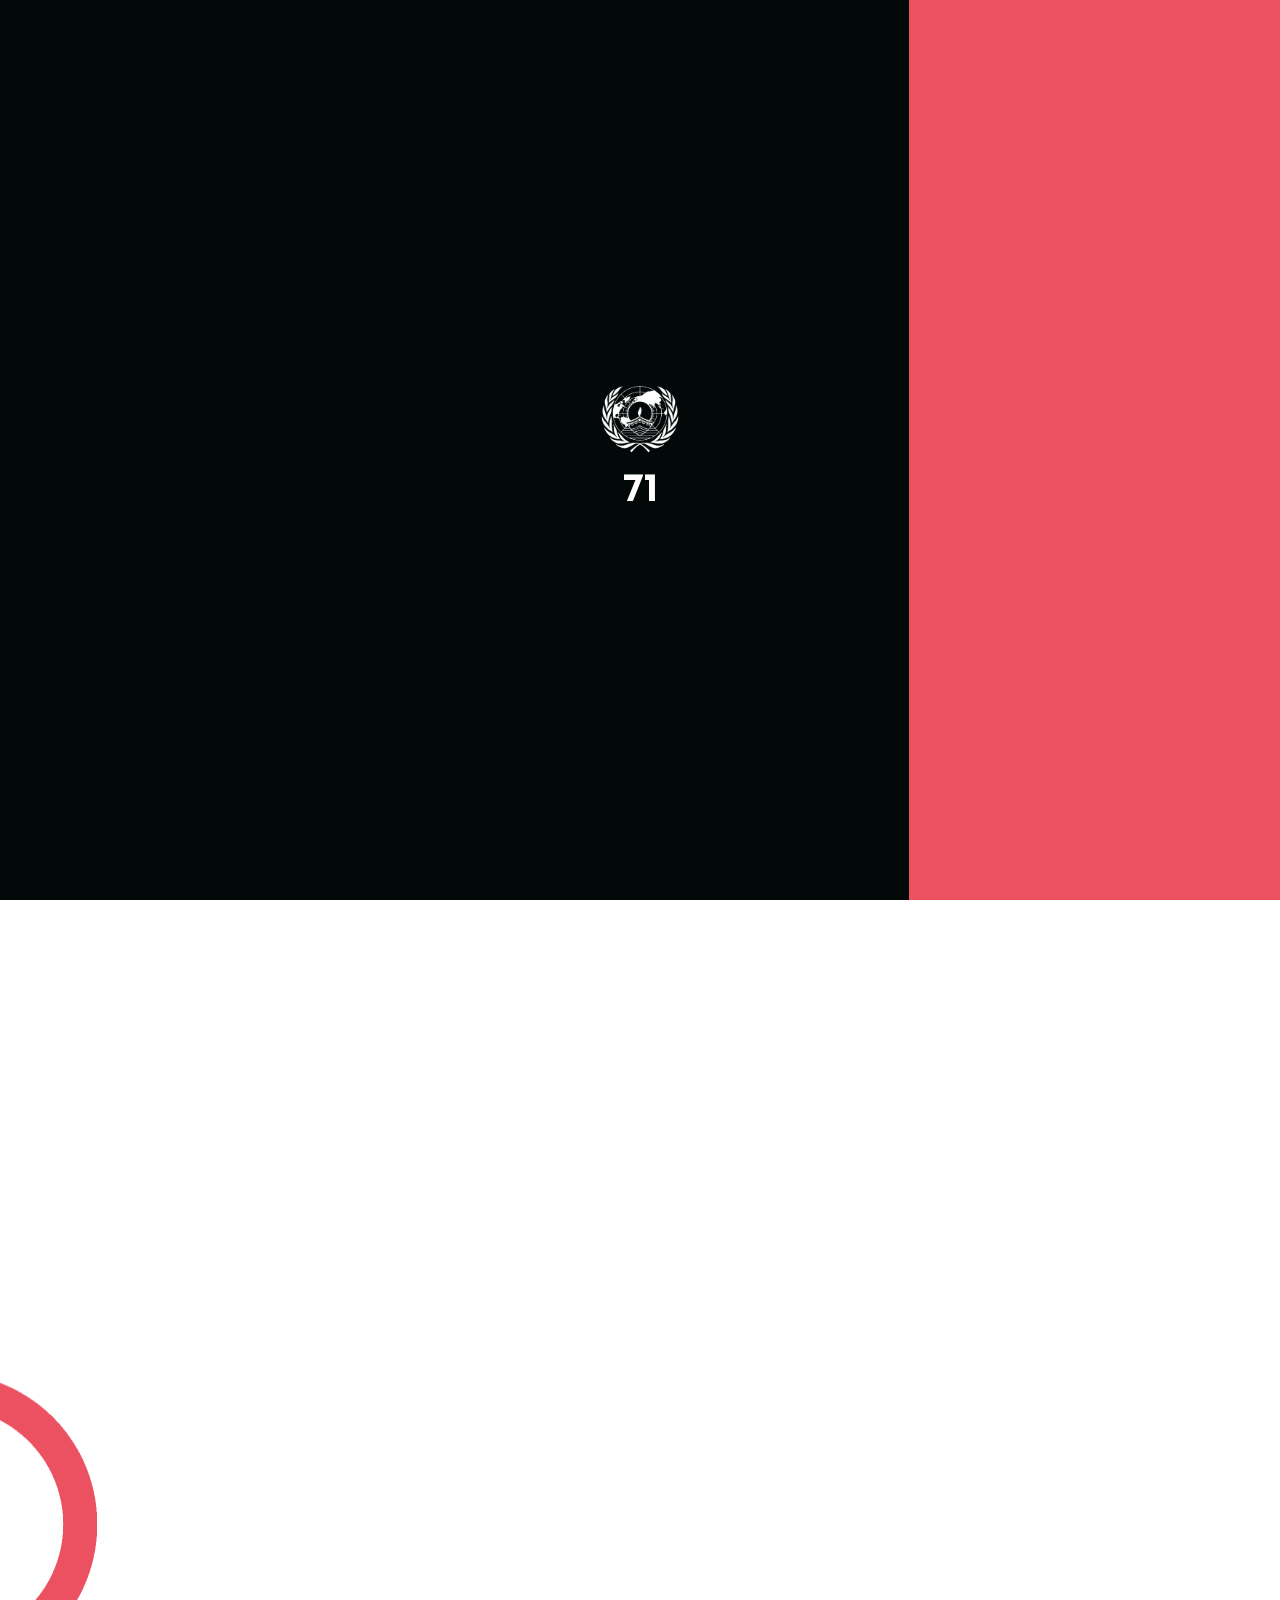
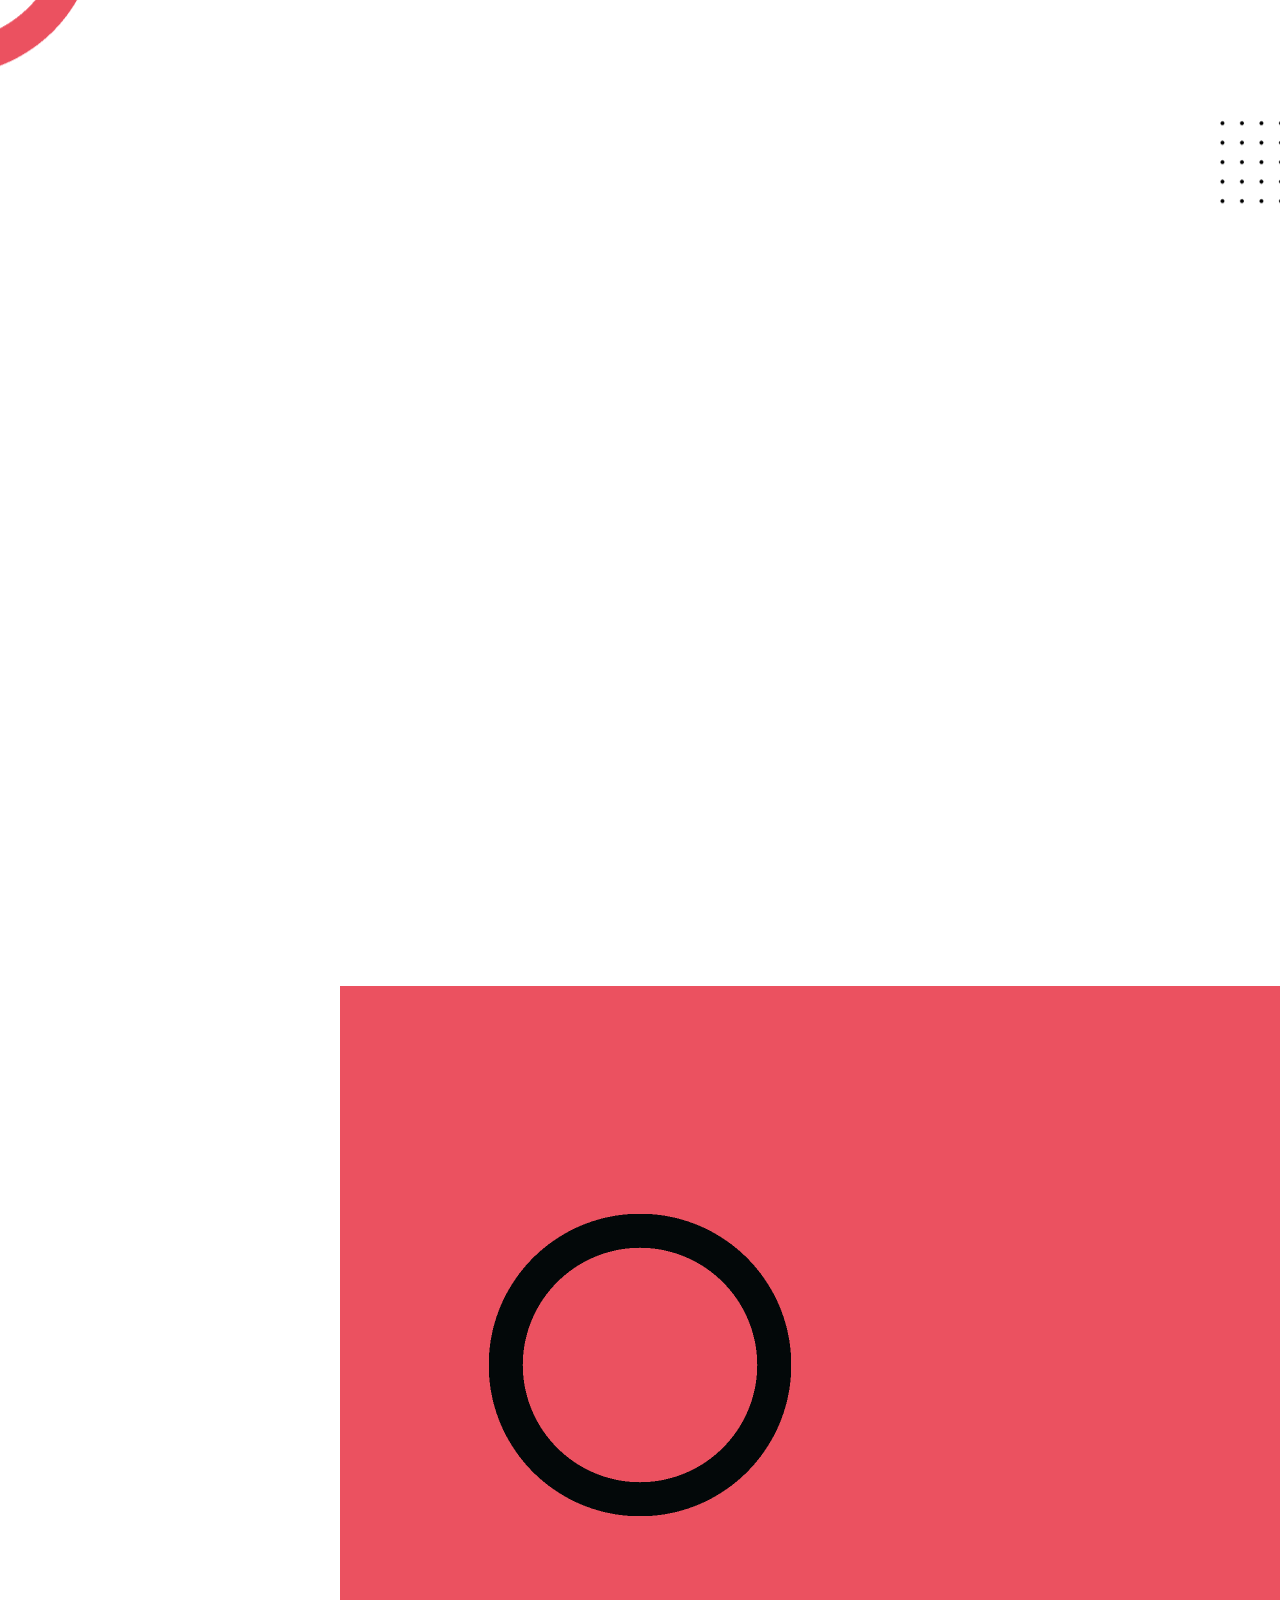
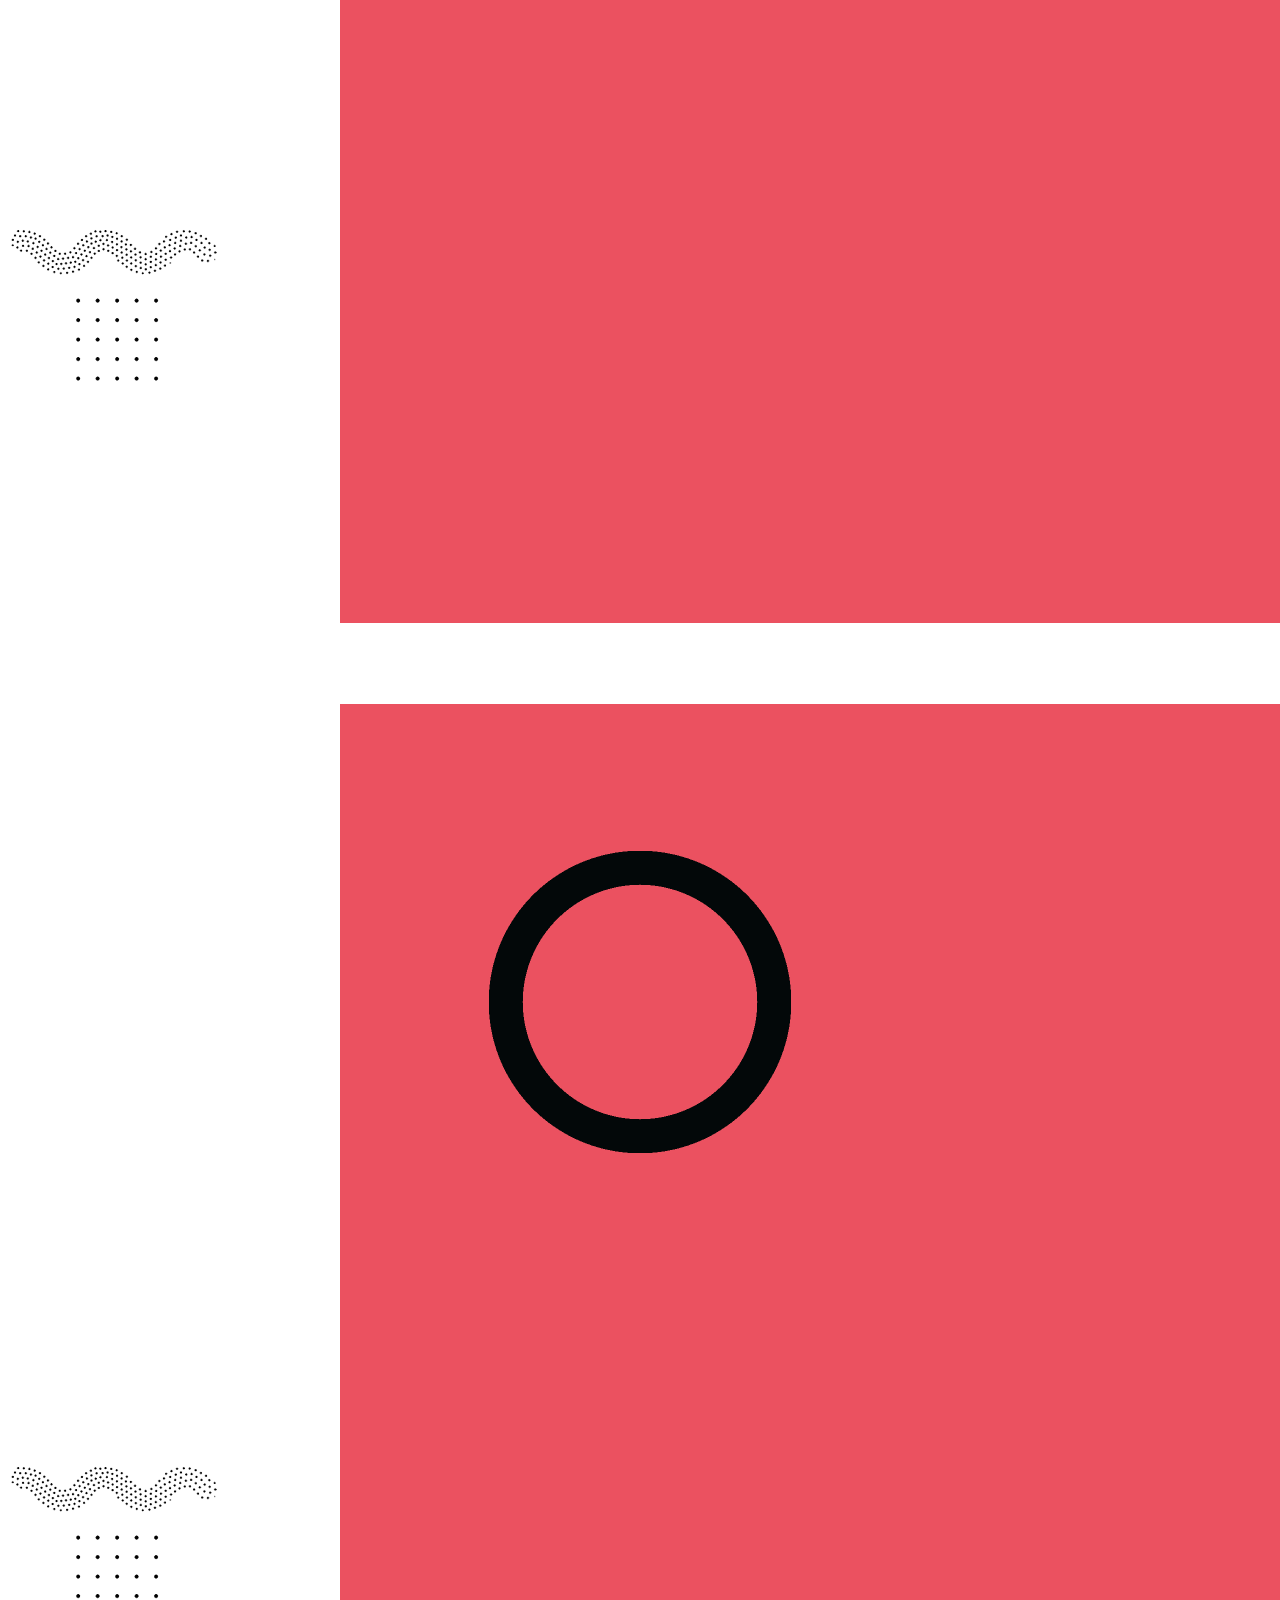
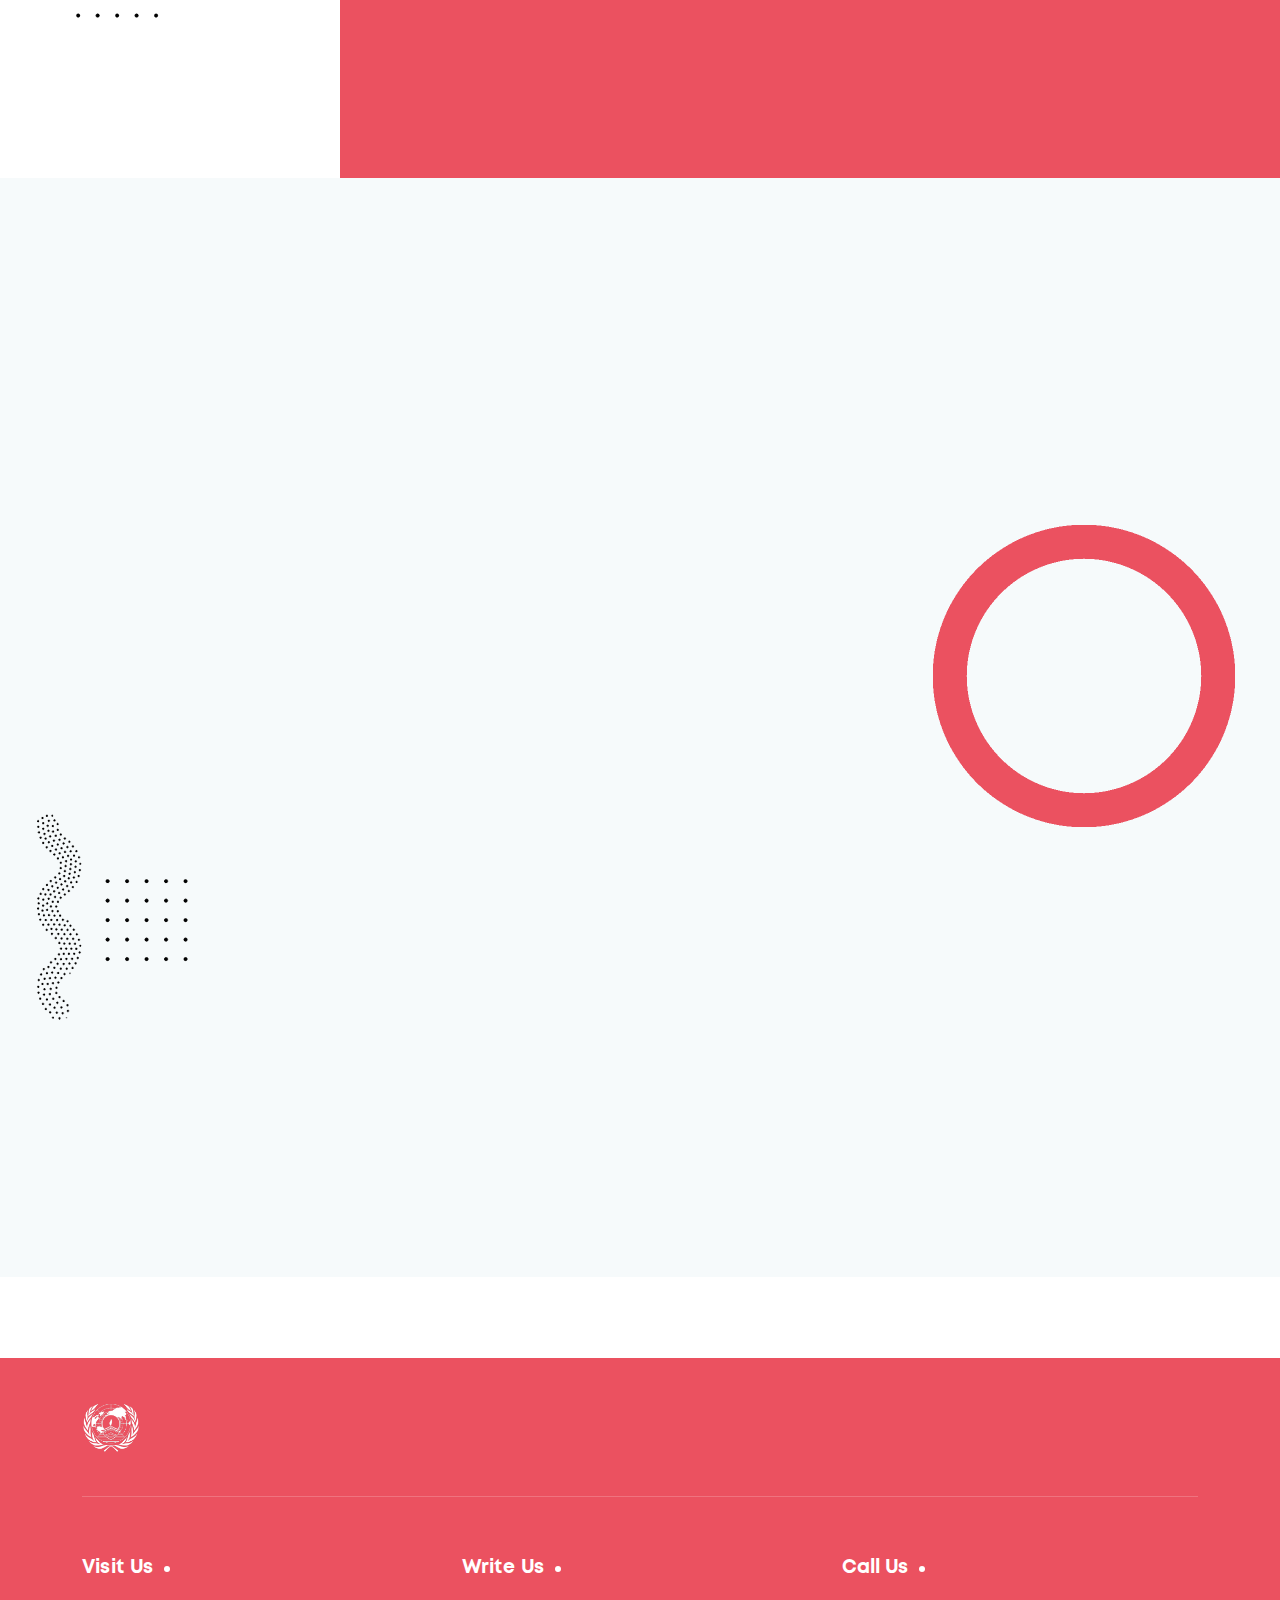
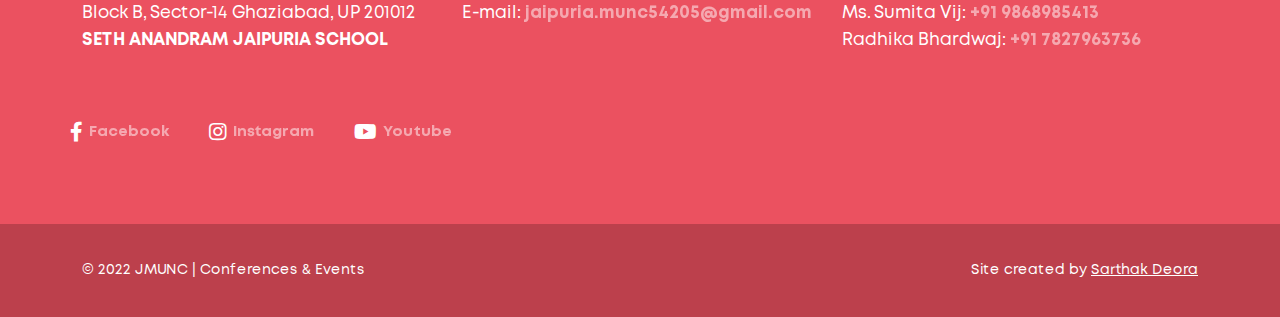
<file: index.html>
<!doctype html>
<html lang="en">

<head>
  <meta charset="utf-8">
  <meta name="viewport" content="width=device-width, initial-scale=1, shrink-to-fit=no">
  <meta name="theme-color" content="#F8669E" />
  <title>JMUNC-22 | Home</title>
  <meta name="author" content="Jaipuria">
  <meta name="description" content="Jaipuria Model United Nations Conference">
  <meta name="keywords" content="jmunc, mun. jaipuria, cyber crew, cc">

  <!-- SOCIAL MEDIA META -->
  <meta property="og:description" content="JMUNC-22">
  <meta property="og:image" content="images/JMUN-LOGO-COLOR.png">
  <meta property="og:site_name" content="JMUNC">
  <meta property="og:title" content="JMUNC-22">
  <meta property="og:type" content="website">
  <!-- <meta property="og:url" content="http://www.themezinho.net/aventer"> -->

  <!-- TWITTER META -->


  <!-- FAVICON FILES -->
  <link href="images/JMUN-LOGO-COLOR.png" rel="apple-touch-icon" sizes="144x144">
  <link href="images/JMUN-LOGO-COLOR.png" rel="apple-touch-icon" sizes="114x114">
  <link href="images/JMUN-LOGO-COLOR.png" rel="apple-touch-icon" sizes="72x72">
  <link href="images/JMUN-LOGO-COLOR.png" rel="apple-touch-icon">
  <link href="images/JMUN-LOGO.png" rel="shortcut icon">


  <!-- CSS FILES -->
  <link rel="stylesheet" href="css/fontawesome.min.css">
  <link rel="stylesheet" href="css/swiper.min.css">
  <link rel="stylesheet" href="css/fancybox.min.css">
  <link rel="stylesheet" href="css/bootstrap.min.css">
  <link rel="stylesheet" href="css/style.css">
</head>

<body>
  <div class="preloader">
    <div class="inner">
      <figure><img src="images/JMUN-LOGO.png" alt="Image"></figure>
      <div class="percentage" id="percentage">0</div>
    </div>
    <!-- end inner -->
    <div class="loader-progress" id="loader-progress"></div>
    <!-- end loader-progress -->
    <svg viewBox="0 0 1920 1080" preserveAspectRatio="none" version="1.1">
      <path d="M-4.5,1080H1920V0H0c-10.2,134.8,0.1,311.5,0,541C-0.1,769.5,0,948-4.5,1080z"></path>
    </svg>
  </div>
  <!-- end preloader -->
  <div class="page-transition">
    <svg viewBox="0 0 1920 1080" preserveAspectRatio="none" version="1.1">
      <path d="M540,1080H0V0h540c-40.28,124.78-85.13,311.48-85,541C455.13,769.53,499.81,955.48,540,1080z"></path>
    </svg>
  </div>
  <!-- end page-transition -->
  <div class="smooth-scroll">
    <aside class="mobile-menu">
      <svg viewBox="0 0 600 1080" preserveAspectRatio="none" version="1.1">
        <path d="M540,1080H0V0h540c0,179.85,0,359.7,0,539.54C540,719.7,540,899.85,540,1080z"></path>
      </svg>
      <div class="inner">
        <div class="site-menu">
          <ul>
            <li><a href="index.html">Home</a></li>
            <li><a href="events.html">Committees</a></li>
            <li><a href="speakers.html">Team</a></li>
            <li><a href="BG-guides.html">Resources</a></li>
            <li><a href="contact.html">Contact</a></li>
          </ul>
        </div>
        <!-- end site-menu -->
      </div>
      <!-- end inner -->
    </aside>
    <!-- end mobile-menu -->
    <aside class="side-widget">
      <svg viewBox="0 0 600 1080" preserveAspectRatio="none" version="1.1">
        <path d="M540,1080H0V0h540c0,179.85,0,359.7,0,539.54C540,719.7,540,899.85,540,1080z"></path>
      </svg>
      <div class="inner">
        <div class="widget">
          <figure><img src="images/chota-about.PNG" alt="Image"></figure>
          <h6 class="widget-title">ABOUT JMUNC</h6>
          <p>JMUNC '22 is a school-led initiative that deals with providing a platform to aspiring individuals to brush
            up their oratory skills and develop concrete conflict resolution skills. Get ready to bathe in the spirit of
            SAPIENTA | PAX | FRATERNITAS.</p>

        </div>
        <!-- end widget -->
      </div>
      <!-- end inner -->
    </aside>

    <!-- end search-box -->
    <nav class="navbar" id="navbar">
      <div class="container">
        <div class="logo"> <a href="index.html"> <img src="images/JMUN-LOGO.png" alt="Image"> </a> </div>
        <!-- end logo -->
        <div class="site-menu">
          <ul>
            <li><a href="index.html">Home</a></li>
            <li><a href="events.html">Committees</a></li>
            <li><a href="speakers.html">Team</a></li>
            <li><a href="BG-guides.html">Resources</a></li>
            <li><a href="contact.html">Contact</a></li>
          </ul>
        </div>
        <!-- end site-menu -->

        <!-- end search-button -->
        <div class="more-button"> <img src="images/icon-dots-more.svg" alt="Image"> </div>
        <!-- end more-button -->
        <div class="hamburger-menu">
          <button class="menu">
            <svg width="45" height="45" viewBox="0 0 100 100">
              <path class="line line1"
                d="M 20,29.000046 H 80.000231 C 80.000231,29.000046 94.498839,28.817352 94.532987,66.711331 94.543142,77.980673 90.966081,81.670246 85.259173,81.668997 79.552261,81.667751 75.000211,74.999942 75.000211,74.999942 L 25.000021,25.000058" />
              <path class="line line2" d="M 20,50 H 80" />
              <path class="line line3"
                d="M 20,70.999954 H 80.000231 C 80.000231,70.999954 94.498839,71.182648 94.532987,33.288669 94.543142,22.019327 90.966081,18.329754 85.259173,18.331003 79.552261,18.332249 75.000211,25.000058 75.000211,25.000058 L 25.000021,74.999942" />
            </svg>
          </button>
        </div>
        <!-- end hamburger-menu -->
        <div class="navbar-button"> <a target="_blank" href="https://linktr.ee/jaipuriamunc">
            <figure><img src="images/icon-navbar-button.png" alt="Image"></figure>
            Register
          </a> </div>
        <!-- end navbar-button -->
      </div>
      <!-- end container -->
    </nav>
    <!-- end navbar -->
    <div class="section-wrapper" data-scroll-section>
      <section class="slider">
        <div class="container">
          <div class="row">
            <div class="col-lg-6">
              <div class="events-slider-content">
                <div class="swiper-wrapper">
                  <div class="swiper-slide">
                    <div class="inner">
                      <div class="date">
                        <figure><img src="images/icon-date.svg" alt="Image"></figure>
                        <span>Aug 26 - 27</span>
                      </div>
                      <!-- end date -->
                      <h2>JAIPURIA MUNC '22</h2>


                      <!-- end location -->
                    </div>
                    <!-- end inner -->
                  </div>
                  <!-- end swiper-slide -->
                  <div class="swiper-slide">
                    <div class="inner">
                      <div class="date">

                        <span></span>
                      </div>

                      <div class="countdown light right" id="js-countdown">
                        <div class="countdown-item countdown-item">
                          <div class="countdown__timer js-countdown-days"></div>
                          <!-- end countdown__timer -->
                          <span>Day</span>
                        </div>
                        <!-- end countdown-item -->
                        <div class="countdown-item">
                          <div class="countdown__timer js-countdown-hours"></div>
                          <span>Hrs</span>
                        </div>
                        <!-- end countdown-item -->
                        <div class="countdown-item">
                          <div class="countdown__timer js-countdown-minutes"></div>
                          <span>Min</span>
                        </div>
                        <!-- end countdown-item -->
                        <div class="countdown-item">
                          <div class="countdown__timer js-countdown-seconds"></div>
                          <span>Sec</span>
                        </div>
                        <!-- end countdown-item -->
                      </div>



                      <!-- end date -->

                      <!-- end location -->
                    </div>
                    <!-- end inner -->
                  </div>
                  <!-- end swiper-slide -->
                  <div class="swiper-slide">
                    <div class="inner">
                      <div class="date">

                      </div>
                      <!-- end date -->
                      <h2>Sapientia Pax Fraternitas </h2>

                      <div class="location">


                      </div>
                      <!-- end location -->
                    </div>
                    <!-- end inner -->
                  </div>
                  <!-- end swiper-slide -->
                </div>
                <!-- end swiper-wrapper -->
              </div>
              <!-- end events-slider-content -->
            </div>
            <!-- end col-6 -->
            <div class="col-lg-6">
              <div class="events-slider-images">
                <div class="swiper-wrapper">
                  <div class="swiper-slide">
                    <div class="slide-image" data-background="images/JMUN-LOGO.png"></div>
                  </div>
                  <!-- end swiper-slide -->
                  <div class="swiper-slide">
                    <div class="slide-image" data-background="images/JMUN-LOGO.png"></div>
                  </div>
                  <!-- end swiper-slide -->
                  <div class="swiper-slide">
                    <div class="slide-image" data-background="images/JMUN-LOGO.png"></div>
                  </div>
                  <!-- end swiper-slide -->
                </div>
                <!-- end swiper-wrapper -->
                <div class="button-prev"><span class="icon arrow"></span></div>
                <div class="button-next"><span class="icon arrow"></span></div>
              </div>
              <!-- end events-slider-content -->
            </div>
            <!-- end col-6 -->
          </div>
          <!-- end row -->
        </div>
        <!-- end container -->
      </section>
      <!-- end slider -->
      <section class="content-section">
        <span class="section-bg" data-background="images/section-bg01.png" data-scroll data-scroll-speed="1"></span>
        <!-- end section-bg -->
        <div class="container">
          <div class="row align-items-center">
            <div class="col-lg-6">
              <div data-scroll data-scroll-speed="-0.5">
                <div class="side-content left">
                  <h6>FROM THE DESK OF THE SECRETARY-GENERAL</h6>
                  <h2>Welcome Letter to JMUNC 2022</h2>
                  <p>Four years ago, a team of extremely insightful people initiated Jaipuria Model United Nations
                    Conference at the school. JMUNC was started with aim to bring debate, diplomacy and awareness
                    amongst students. <br><br>

                    However, with due time, these aims have been more than fulfilled and now that we are here, we carry
                    a legacy. A legacy that has to be honoured, cherished and carried forward with utmost care. <br><br>

                    I, Radhika, as the Secretary-General for Jaipuria Model United Nations Conference 2022, promise to
                    uphold these standards and commit to bring forth the best of the experience in terms hospitality,
                    diplomacy, debating and knowledge to all the delegates willingly coming down and providing there
                    precious time and trust. <br><br>

                    With a whole-heart, me and my team for JMUNC’22 welcomes y’all and promises to go to any extent to
                    give you the best of best. <br><br>

                    Regards, <br>
                    Radhika Bhardwaj <br>
                    Secretary-General <br></p>

                </div>
                <!-- end side-content -->
              </div>
              <!-- end data-scroll -->
            </div>
            <!-- end col-6 -->
            <div class="col-lg-6">
              <div data-scroll data-scroll-speed="0.5">
                <figure class="side-image"> <img src="images/side-image01.png" alt="Image"> </figure>
                <!-- end side-image -->
              </div>
              <!-- end data-scroll -->
            </div>
            <!-- end col-6 -->
          </div>
          <!-- end row -->
        </div>
        <!-- end container -->
      </section>
      <!-- end content-section -->
      <section class="content-section no-top-spacing">
        <div class="container">
          <div class="row justify-content-center">
            <div class="col-lg-4 col-md-6">
              <div data-scroll data-scroll-speed="-0.5">
                <div class="counter-box">
                  <figure><img src="images/icon-counter01.png" alt="Image"></figure>
                  <span class="odometer">7</span>
                  <h6>Committees<br>
                  </h6>
                </div>
                <!-- end counter-box -->
              </div>
              <!-- end data-scroll -->
            </div>
            <!-- end col-4 -->
            <div class="col-lg-4 col-md-6">
              <div data-scroll data-scroll-speed="0.5">
                <div class="counter-box">
                  <figure><img src="images/icon-counter02.png" alt="Image"></figure>
                  <span class="odometer">20+</span>
                  <h6>Schools <br>
                  </h6>
                </div>
                <!-- end counter-box -->
              </div>
              <!-- end data-scroll -->
            </div>
            <!-- end col-4 -->
            <div class="col-lg-4 col-md-6">
              <div data-scroll data-scroll-speed="-1">
                <div class="counter-box">
                  <figure><img src="images/icon-counter03.png" alt="Image"></figure>
                  <span class="odometer">450+</span>
                  <h6>Delegates<br>
                  </h6>
                </div>
                <!-- end counter-box -->
              </div>
              <!-- end data-scroll -->
            </div>
            <!-- end col-4 -->
          </div>
          <!-- end row -->
        </div>
        <!-- end container -->
      </section>
      <!-- end content-section -->
      <!-- Pranika who -->
      <!-- end content-section -->
      <section class="content-section left-white-bg" data-background="#eb5160">
        <span class="section-bg" data-background="images/section-bg03.png" data-scroll data-scroll-speed="1"></span>
        <!-- end section-bg -->
        <div class="container">
          <div class="row align-items-center">
            <div class="col-lg-6">
              <div data-scroll data-scroll-speed="0.5">
                <figure class="side-image"> <img src="images/shalinimam.jpeg" alt="Image"> </figure>
                <!-- end side-image -->
              </div>
              <!-- end data-scroll -->
            </div>
            <!-- end col-6 -->
            <div class="col-lg-6">
              <div data-scroll data-scroll-speed="-0.5">
                <div class="side-content right light">
                  <h3>From the
                    Director Principal's Desk</h3>
                  <p>
                    In today's world that is rife with conflict and strife among nations, everyone is in a quest for
                    solidarity during isolation and turning towards a New Normal. During this period of uncertainty our
                    prestigious institution Seth Anandram Jaipuria School is in search of ways to bring the youth
                    together and find excitement in today's difficult times. To open forums where belligerency can be
                    resolved through dialogue, engagement and mutual understanding is the need of the hour. We, at Seth
                    Anandram Jaipuria School, have always welcomed opportunities that would allow our young, dynamic
                    leaders to widen their horizons beyond their textbooks and classrooms and venture into the less
                    explored territories of international relations, world politics and Policy-Making. We seek to give
                    talented minds a platform to amplify their paradigms of erudition and hone their skills of analysis,
                    diplomacy and decision making. <br> <br>
                    I cordially invite you all to be a part of the esteemed Jaipuria MUNC’22 and sincerely look forward
                    to offering you warm hospitality and tremendous support in making this.
                  </p>
                  <div class="countdown light right" id="js-countdown">
                    <div class="countdown-item countdown-item">
                      <div class="countdown__timer js-countdown-days"></div>
                      <!-- end countdown__timer -->
                      <h3>-Shalini Nambiar</h2>
                        <!-- end countdown-item -->
                    </div>
                    <!-- end countdown -->

                  </div>
                  <!-- end side-content -->
                </div>
                <!-- end data-scroll -->
              </div>
              <!-- end col-6 -->
            </div>
            <!-- end row -->
          </div>
          <!-- end container -->
      </section>
      <br><br><br>
      <section class="content-section left-white-bg" data-background="#eb5160">
        <span class="section-bg" data-background="images/section-bg03.png" data-scroll data-scroll-speed="1"></span>
        <!-- end section-bg -->
        <div class="container">
          <div class="row align-items-center">
            <div class="col-lg-6">
              <div data-scroll data-scroll-speed="0.5">
                <figure class="side-image"> <img src="images/sumitamaam.jpeg" alt="Image"> </figure>
                <!-- end side-image -->
              </div>
              <!-- end data-scroll -->
            </div>
            <!-- end col-6 -->
            <div class="col-lg-6">
              <div data-scroll data-scroll-speed="-0.5">
                <div class="side-content right light">
                  <h3>From MUN Co-ordinator's Desk</h3>
                  <p>Rabindranath Tagore had envisaged a world where the mind is
                    without fear and the head is held high, a world that has not
                    been broken up into fragments, world where peace prevails.
                    This is the true essence of MUN, to prepare global citizens of
                    tomorrow who can help draft a world that is democratic, united
                    and fraternised. We need to create a universal fabric -
                    seamless and smooth braided with patterns and colours of
                    harmony and unison. <br><br>
                    With heartfelt appreciation, I would like to recognise the efforts of the Alumni Members, the
                    Secretariat and the Organising Committee Members who have worked so unstintingly and efficiently to
                    lay the foundation ground of this conference.
                    We look forward to your enthusiastic participation and await to host you all at Jaipuria MUNC’22.
                  </p>
                  <div class="countdown light right" id="js-countdown">
                    <div class="countdown-item countdown-item">
                      <div class="countdown__timer js-countdown-days"></div>
                      <!-- end countdown__timer -->
                      <h3>-Sumita Vij</h2>
                        <!-- end countdown-item -->
                    </div>
                    <!-- end countdown -->

                  </div>
                  <!-- end side-content -->
                </div>
                <!-- end data-scroll -->
              </div>
              <!-- end col-6 -->
            </div>
            <!-- end row -->
          </div>
          <!-- end container -->
      </section>
      <!-- end content-section -->
      <section class="content-section" data-background="#F6FAFB">
        <span class="section-bg" data-background="images/section-bg02.png" data-scroll data-scroll-speed="2"></span>
        <!-- end section-bg -->
          <div class="container">
            <div class="row">
              <div class="col-12">
            <div data-scroll data-scroll-speed="-0.5">
                <div class="section-title">
                  <h6>ITINERARY</h6>
                  <h2>Flow of Events
                    </h2>
                </div>
                <!-- end section-title --> 
               </div>
            <!-- end data-scroll -->
              </div>
              <!-- end col-12 -->
              <div class="col-12">
            <div data-scroll data-scroll-speed="0.5">
                <div class="schedule-box">
                  <div class="nav">
                    <div class="active" data-bs-toggle="tab" data-bs-target="#tab-content01"> <span class="day">DAY 01</span> <small class="date">FRIDAY, AUGUST 26</small> </div>
                    <!-- tab-nav -->
                    <div data-bs-toggle="tab" data-bs-target="#tab-content02" > <span class="day">DAY 02</span> <small class="date">SATURDAY, AUGUST 27</small> </div>
                    <!-- tab-nav -->
                   
                    <!-- tab-nav --> 
                  </div>
                  <!-- end nav -->
                  <div class="tab-content">
                    <div class="tab-pane fade show active" id="tab-content01">
                      <div class="timeline">
                        <div class="event-time"><img src="images/icon-time.svg" alt="Image">8:30AM - 9:15AM</div>
                        <!-- end event-time -->
                        <div class="event-description">
                          <h5>Registration</h5>
                          <p></p>
                        </div>
                        <!-- end event-description --> 
                      </div>
                      <!-- end timeline -->
                      <div class="timeline">
                        <div class="event-time"><img src="images/icon-time.svg" alt="Image">9:15AM - 10:30PM</div>
                        <!-- end event-time -->
                        <div class="event-description">
                          <h5>Opening Ceremony</h5>
                          <p></p>
                        </div>
                        <!-- end event-description --> 
                      </div>
                      <!-- end timeline -->
                      <div class="timeline">
                        <div class="event-time"><img src="images/icon-time.svg" alt="Image">10:30AM - 11AM</div>
                        <!-- end event-time -->
                        <div class="event-description">
                          <h5>Breakfast</h5>
                          <p></p>
                        </div>
                        <!-- end event-description --> 
                      </div>
                      <!-- end timeline -->
                      <div class="timeline">
                        <div class="event-time"><img src="images/icon-time.svg" alt="Image">11AM - 2PM</div>
                        <!-- end event-time -->
                        <div class="event-description">
                          <h5>Committee Session 1</h5>
                          <p></p>
                        </div>
                        <!-- end event-description --> 
                      </div>
                      <!-- end timeline -->
                      <div class="timeline">
                        <div class="event-time"><img src="images/icon-time.svg" alt="Image">2PM - 3PM</div>
                        <!-- end event-time -->
                        <div class="event-description">
                          <h5>Lunch</h5>
                          <p></p>
                        </div>
                        <!-- end event-description --> 
                      </div>
                      <div class="timeline">
                        <div class="event-time"><img src="images/icon-time.svg" alt="Image">3PM - 4:45PM</div>
                        <!-- end event-time -->
                        <div class="event-description">
                          <h5>Committee Session 2</h5>
                          <p></p>
                        </div>
                        <!-- end event-description --> 
                      </div>
                      <div class="timeline">
                        <div class="event-time"><img src="images/icon-time.svg" alt="Image">4:45PM - 5:15PM</div>
                        <!-- end event-time -->
                        <div class="event-description">
                          <h5>High Tea</h5>
                          <p></p>
                        </div>
                        <!-- end event-description --> 
                      </div>
                      <div class="timeline">
                        <div class="event-time"><img src="images/icon-time.svg" alt="Image">5:15PM</div>
                        <!-- end event-time -->
                        <div class="event-description">
                          <h5>Dispersal</h5>
                          <p></p>
                        </div>
                        <!-- end event-description --> 
                      </div>
                      <!-- end timeline --> 
                    </div>
                    <!-- end tab-pane -->
                    <div class="tab-pane fade" id="tab-content02">
                      <div class="timeline">
                        <div class="event-time"><img src="images/icon-time.svg" alt="Image">8:30AM</div>
                        <!-- end event-time -->
                        <div class="event-description">
                          <h5>Reporting Time</h5>
                          <p></p>
                        </div>
                        <!-- end event-description --> 
                      </div>
                      <!-- end timeline -->
                      <div class="timeline">
                        <div class="event-time"><img src="images/icon-time.svg" alt="Image">9AM - 10:30AM</div>
                        <!-- end event-time -->
                        <div class="event-description">
                          <h5>Committee Session 3</h5>
                          <p></p>
                        </div>
                        <!-- end event-description --> 
                      </div>
                      <!-- end timeline -->
                      <div class="timeline">
                        <div class="event-time"><img src="images/icon-time.svg" alt="Image">10:30AM - 11AM</div>
                        <!-- end event-time -->
                        <div class="event-description">
                          <h5>Breakfast</h5>
                          <p></p>
                        </div>
                        <!-- end event-description --> 
                      </div>
                      <!-- end timeline -->
                      <div class="timeline">
                        <div class="event-time"><img src="images/icon-time.svg" alt="Image">11AM -1:30PM</div>
                        <!-- end event-time -->
                        <div class="event-description">
                          <h5>Committe Session 4</h5>
                          <p></p>
                        </div>
                        <!-- end event-description --> 
                      </div>
                      <!-- end timeline -->
                      <div class="timeline">
                        <div class="event-time"><img src="images/icon-time.svg" alt="Image">1:30PM - 2:30PM</div>
                        <!-- end event-time -->
                        <div class="event-description">
                          <h5>Lunch</h5>
                          <p></p>
                        </div>
                        <!-- end event-description --> 
                      </div>
                      <div class="timeline">
                        <div class="event-time"><img src="images/icon-time.svg" alt="Image">2:30PM - 4PM</div>
                        <!-- end event-time -->
                        <div class="event-description">
                          <h5>Committee Session 5</h5>
                          <p></p>
                        </div>
                        <!-- end event-description --> 
                      </div>
                      <div class="timeline">
                        <div class="event-time"><img src="images/icon-time.svg" alt="Image">4PM - 4:30PM</div>
                        <!-- end event-time -->
                        <div class="event-description">
                          <h5>High Tea</h5>
                          <p></p>
                        </div>
                        <!-- end event-description --> 
                      </div>
                      <div class="timeline">
                        <div class="event-time"><img src="images/icon-time.svg" alt="Image">4:30PM - 5:30PM</div>
                        <!-- end event-time -->
                        <div class="event-description">
                          <h5>Closing Ceremony</h5>
                          <p></p>
                        </div>
                        <!-- end event-description --> 
                      </div>
                      <div class="timeline">
                        <div class="event-time"><img src="images/icon-time.svg" alt="Image">5:30PM</div>
                        <!-- end event-time -->
                        <div class="event-description">
                          <h5>Dispersal</h5>
                          <p></p>
                        </div>
                        <!-- end event-description --> 
                      </div>
                      <!-- end timeline --></div>
                    <!-- end tab-pane -->
                 
                    <!-- end tab-pane --> 
                  </div>
                  <!-- end tab-content --> 
                </div>
                <!-- end schedule-box --> 
               </div>
            <!-- end data-scroll -->
              </div>
              <!-- end col-12 --> 
            </div>
            <!-- end row --> 
          </div>
          <!-- end container --> 
        </section>
      <!-- end content-section -->

      <!-- end content-section -->

      <!-- end content-section -->

      <!-- end content-section -->

      <!-- end content-section -->
      <br><br><br>
      <footer class="footer">
        <div class="container">
          <div class="row">
            <div class="col-12">
              <div class="footer-bar">
                <div class="logo"> <img src="images/JMUN-LOGO.png" alt="Image"> </div>
                <!-- end logo -->

                <!-- end phone-box -->
              </div>
              <!-- end footer-bar -->
            </div>
            <!-- end col-12 -->
            <div class="col-12 d-flex align-items-center">

              <!-- end newsletter-box -->

            </div>
            <!-- end col-12 -->
            <div class="col-lg-4 col-md-6">
              <div class="footer-widget">
                <h6 class="widget-title">Visit Us</h6>
                <p>Block B, Sector-14
                  Ghaziabad, UP
                  201012<strong> <br> SETH ANANDRAM JAIPURIA SCHOOL</strong></p>
              </div>
              <!-- end footer-widget -->
            </div>
            <!-- end col-4 -->
            <div class="col-lg-4 col-md-6">
              <div class="footer-widget">
                <h6 class="widget-title">Write Us</h6>
                <p>E-mail: <a href="mailto:jaipuria.munc54205@gmail.com">jaipuria.munc54205@gmail.com</a></p>
              </div>
              <!-- end footer-widget -->
            </div>
            <!-- end col-4 -->
            <div class="col-lg-4">
              <div class="footer-widget">
                <h6 class="widget-title">Call Us</h6>
                <p>Ms. Sumita Vij: <a href="callto:+91 9868985413">+91 9868985413</a> <br>Radhika Bhardwaj: <a
                    href="callto:7827963736">+91 7827963736</a> <br>
                </p>
              </div>
              <!-- end footer-widget -->
            </div>
            <ul class="social-media">
              <li><a href="https://www.facebook.com/jaipuriamunc/"><i class="fab fa-facebook-f"></i>
                  <span>Facebook</span></a></li>
              <li><a href="https://www.instagram.com/jaipuria.munc/"><i class="fab fa-instagram"></i>
                  <span>Instagram</span></a></li>
              <li><a href="https://m.youtube.com/c/SethAnandramJaipuriaSchoolGhaziabad"><i class="fab fa-youtube"></i>
                  <span>Youtube</span></a></li>
            </ul>
            <!-- end col-4 -->
          </div>
          <!-- end row -->
        </div>
        <!-- end container -->
        <div class="bottom-bar">
          <div class="container"> <span class="copyright">© 2022 JMUNC | Conferences & Events</span> <span
              class="creation">Site created by <a href="https://www.instagram.com/sarrthakdeoraa/">Sarthak
                Deora</a></span> </div>
          <!-- end container -->
        </div>
        <!-- end bottom-bar -->
      </footer>
      <!-- end footer -->
    </div>
    <!-- end smooth-scroll -->
  </div>
  <!-- end section-wrapper -->

  <!-- JS FILES -->
  <script src="js/jquery.min.js"></script>
  <script src="js/bootstrap.min.js"></script>
  <script src="js/swiper.min.js"></script>
  <script src="js/fancybox.min.js"></script>
  <script src="js/isotope.min.js"></script>
  <script src="js/gsap.min.js"></script>
  <script src="js/locomotive-scroll.min.js"></script>
  <script src="js/ScrollTrigger.min.js"></script>
  <script src="js/scripts.js"></script>
</body>

</html>
</file>
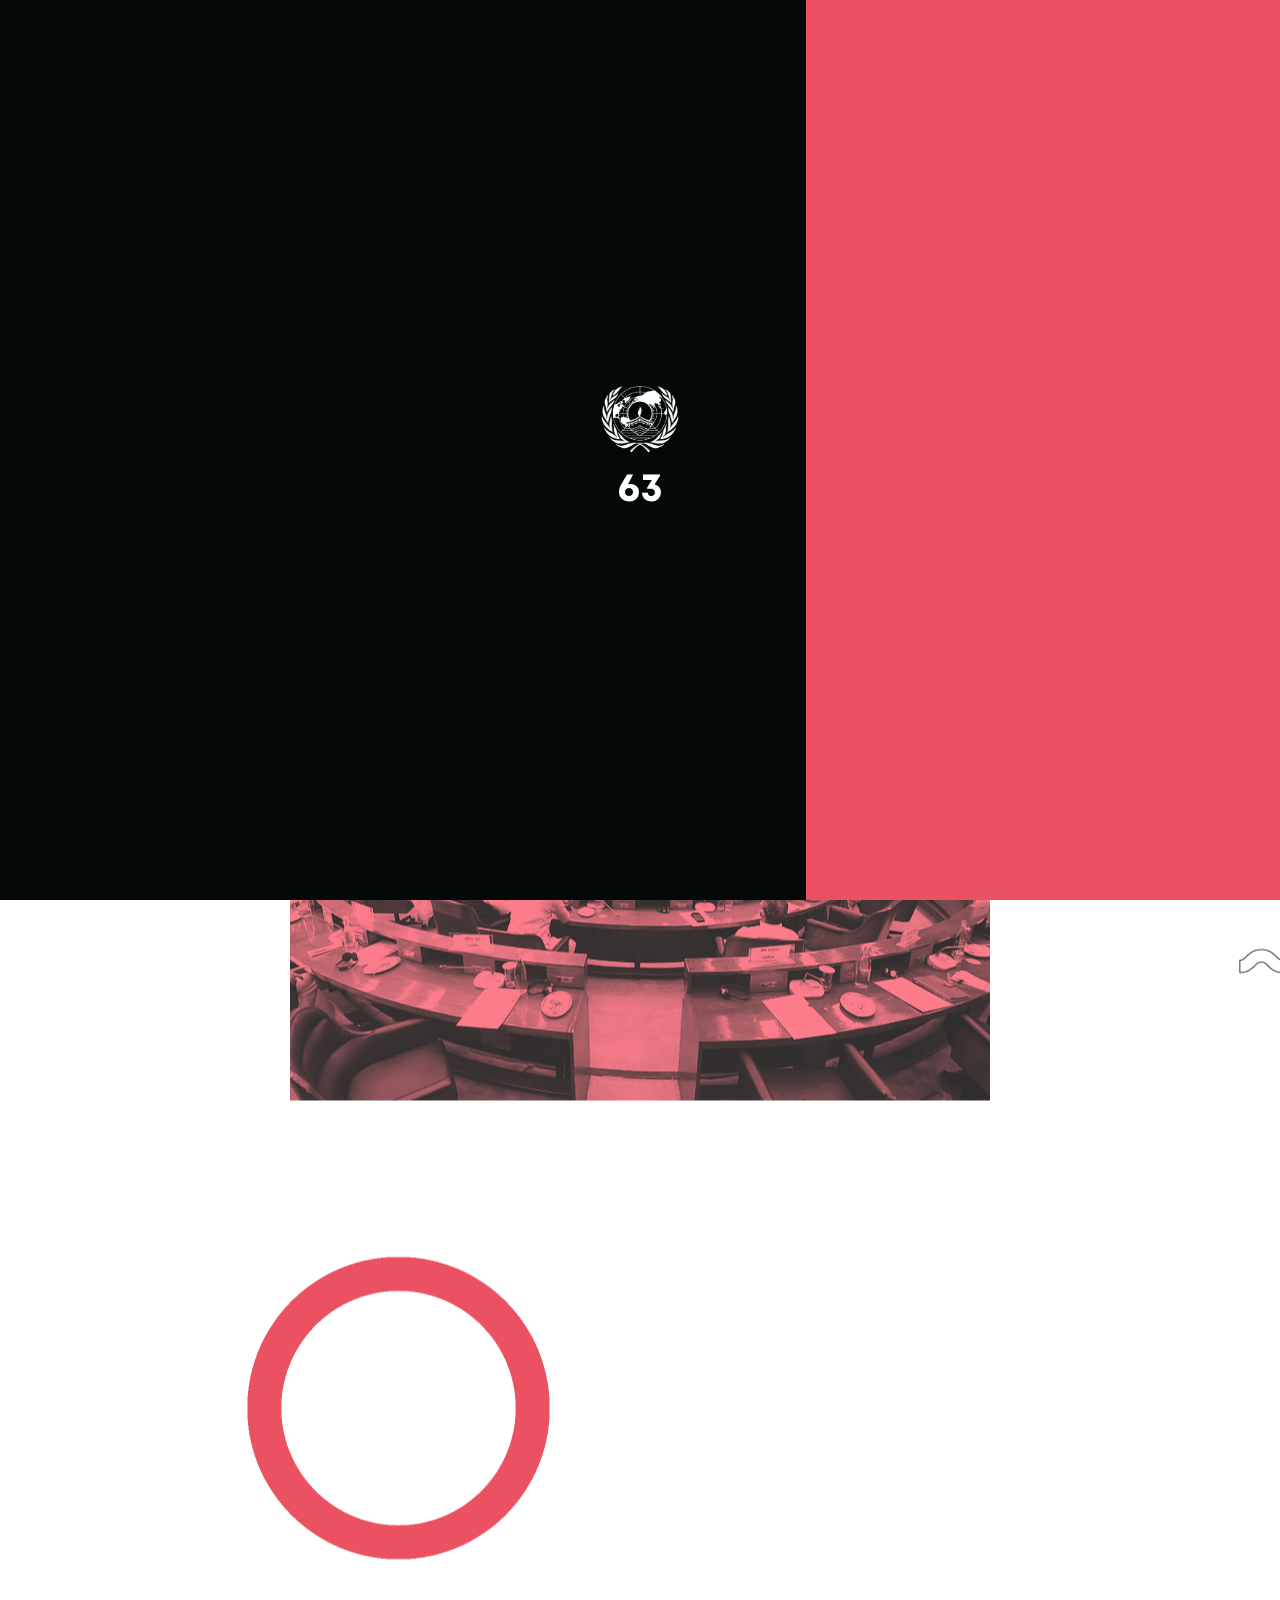
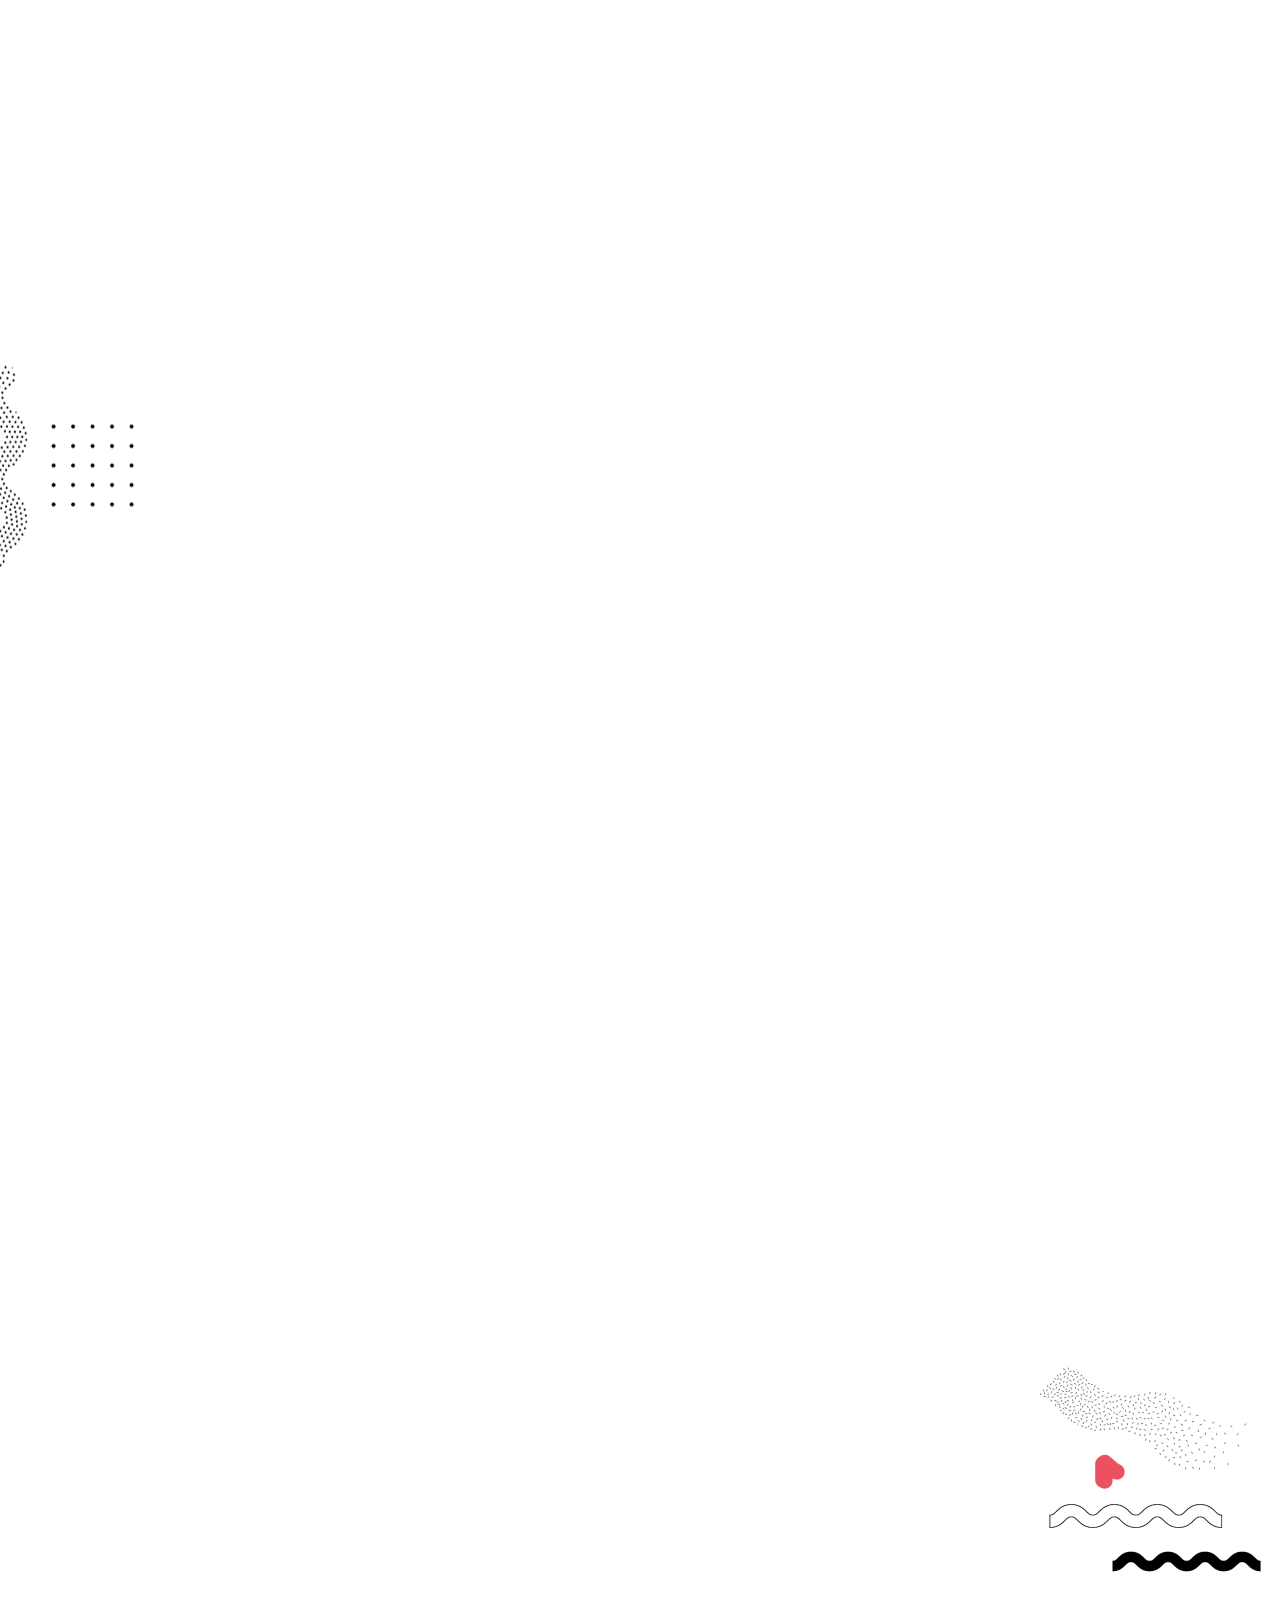
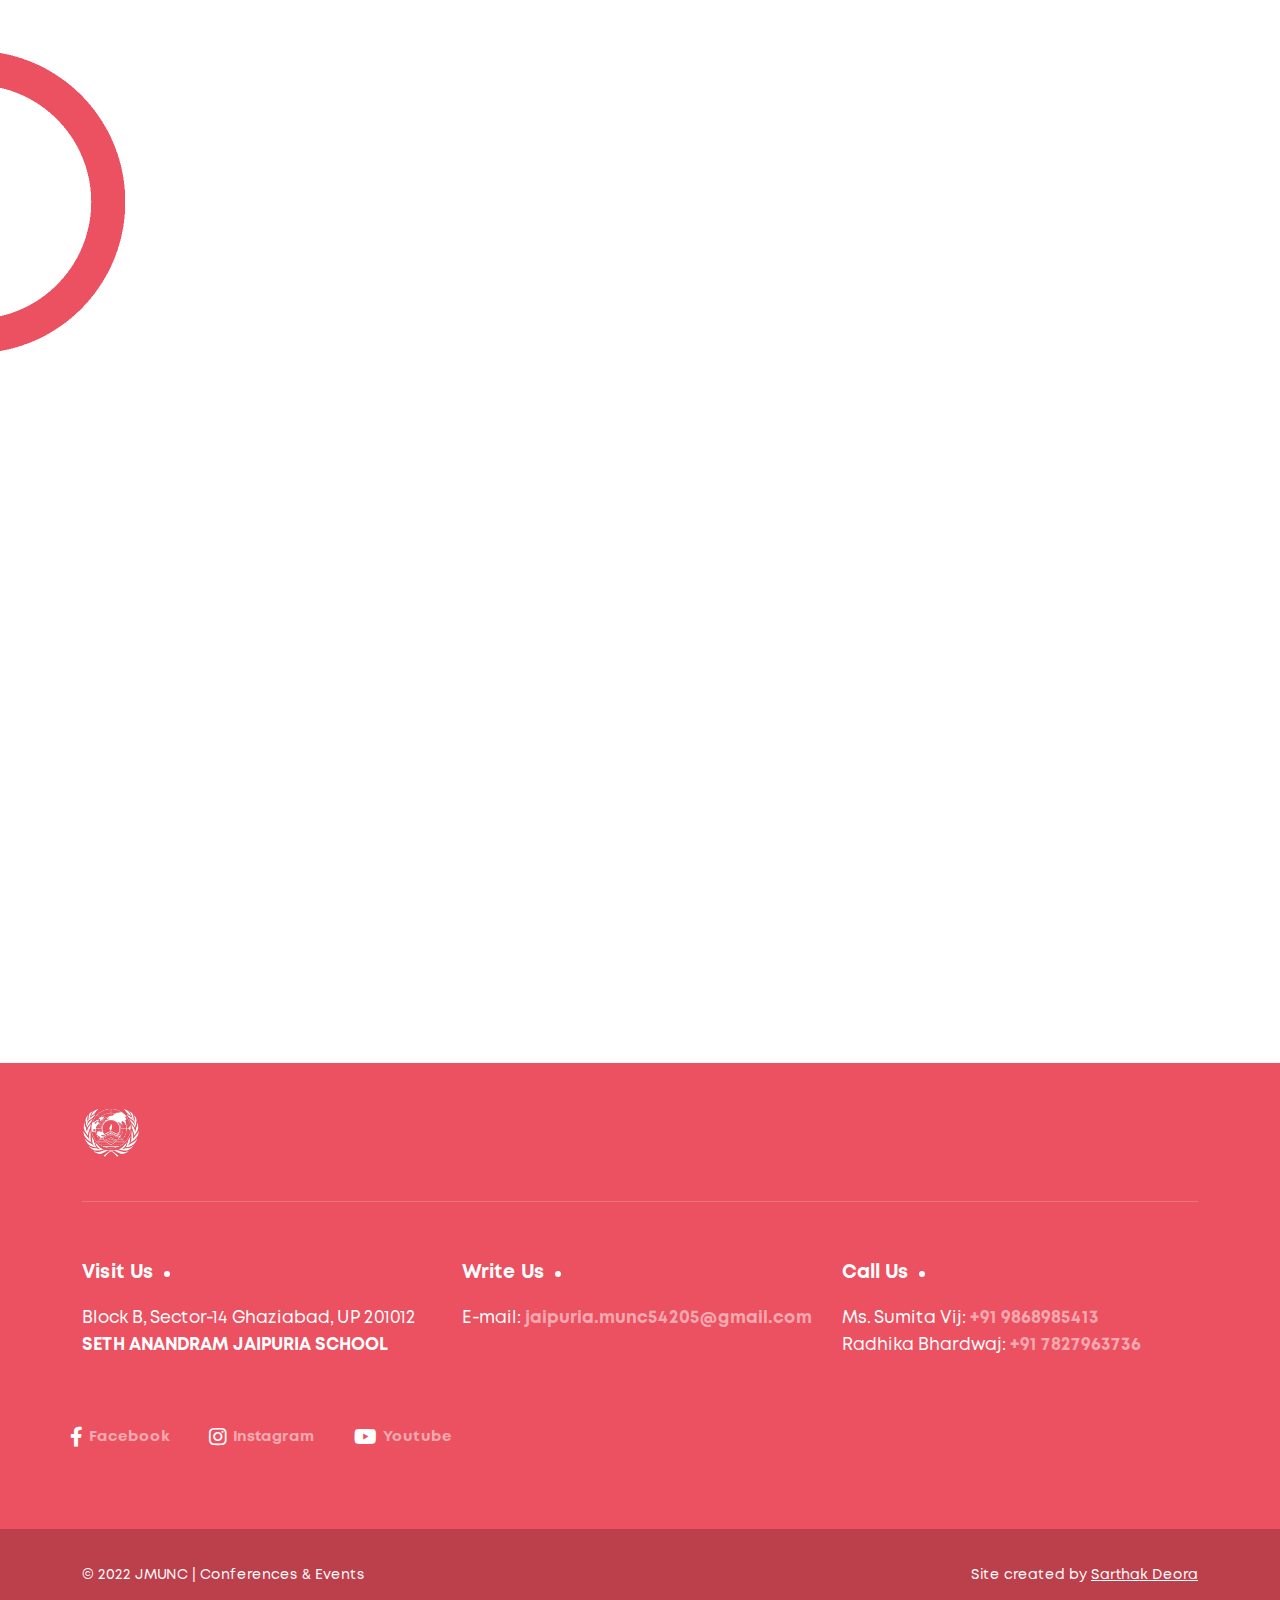
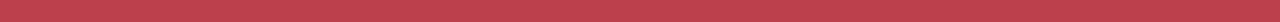
<file: all-india-political-part-meet.html>
<!doctype html>
<html lang="en">

<head>
  <meta charset="utf-8">
  <meta name="viewport" content="width=device-width, initial-scale=1, shrink-to-fit=no">
  <meta name="theme-color" content="#F8669E" />
  <title>JMUNC-22 | AIPPM</title>
  <meta name="author" content="Jaipuria">
  <meta name="description" content="Jaipuria Model United Nations Conference">
  <meta name="keywords" content="jmunc, mun. jaipuria, cyber crew, cc">

  <!-- SOCIAL MEDIA META -->
  <meta property="og:description" content="JMUNC-22">
  <meta property="og:image" content="images/JMUN-LOGO-COLOR.png">
  <meta property="og:site_name" content="JMUNC">
  <meta property="og:title" content="JMUNC-22">
  <meta property="og:type" content="website">


  <!-- TWITTER META -->


  <!-- FAVICON FILES -->
  <link href="images/JMUN-LOGO-COLOR.png" rel="apple-touch-icon" sizes="144x144">
  <link href="images/JMUN-LOGO-COLOR.png" rel="apple-touch-icon" sizes="114x114">
  <link href="images/JMUN-LOGO-COLOR.png" rel="apple-touch-icon" sizes="72x72">
  <link href="images/JMUN-LOGO-COLOR.png" rel="apple-touch-icon">
  <link href="images/JMUN-LOGO.png" rel="shortcut icon">

  <!-- CSS FILES -->
  <link rel="stylesheet" href="css/fontawesome.min.css">
  <link rel="stylesheet" href="css/swiper.min.css">
  <link rel="stylesheet" href="css/fancybox.min.css">
  <link rel="stylesheet" href="css/bootstrap.min.css">
  <link rel="stylesheet" href="css/style.css">
</head>

<body>
  <div class="preloader">
    <div class="inner">
      <figure><img src="images/JMUN-LOGO.png" alt="Image"></figure>
      <div class="percentage" id="percentage">0</div>
    </div>
    <!-- end inner -->
    <div class="loader-progress" id="loader-progress"> </div>
    <!-- end loader-progress -->
    <svg viewBox="0 0 1920 1080" preserveAspectRatio="none" version="1.1">
      <path d="M-4.5,1080H1920V0H0c-10.2,134.8,0.1,311.5,0,541C-0.1,769.5,0,948-4.5,1080z"></path>
    </svg>
  </div>
  <!-- end preloader -->
  <div class="page-transition">
    <svg viewBox="0 0 1920 1080" preserveAspectRatio="none" version="1.1">
      <path d="M540,1080H0V0h540c-40.28,124.78-85.13,311.48-85,541C455.13,769.53,499.81,955.48,540,1080z"></path>
    </svg>
  </div>
  <!-- end page-transition -->
  <div class="smooth-scroll">
    <aside class="mobile-menu">
      <svg viewBox="0 0 600 1080" preserveAspectRatio="none" version="1.1">
        <path d="M540,1080H0V0h540c0,179.85,0,359.7,0,539.54C540,719.7,540,899.85,540,1080z"></path>
      </svg>
      <div class="inner">
        <div class="site-menu">
          <ul>
            <li><a href="index.html">Home</a></li>
            <li><a href="events.html">Committees</a></li>
            <li><a href="speakers.html">Team</a></li>
            <!-- <li><a href="news.html">News</a></li> -->
            <li><a href="contact.html">Contact</a></li>
          </ul>
        </div>
        <!-- end site-menu -->
      </div>
      <!-- end inner -->
    </aside>
    <!-- end mobile-menu -->
    <aside class="side-widget">
      <svg viewBox="0 0 600 1080" preserveAspectRatio="none" version="1.1">
        <path d="M540,1080H0V0h540c0,179.85,0,359.7,0,539.54C540,719.7,540,899.85,540,1080z"></path>
      </svg>
      <div class="inner">
        <div class="widget">
          <figure><img src="images/chota-about.PNG" alt="Image"></figure>
          <h6 class="widget-title">ABOUT JMUNC</h6>
          <p>JMUNC '22 is a school-led initiative that deals with providing a platform to aspiring individuals to brush
            up their oratory skills and develop concrete conflict resolution skills. Get ready to bathe in the spirit of
            SAPIENTA | PAX | FRATERNITAS.</p>

        </div>
        <!-- end widget -->
      </div>
      <!-- end inner -->
    </aside>
    <div class="search-box">
      <svg viewBox="0 0 1920 1080" preserveAspectRatio="none" version="1.1">
        <path d="M540,1080H0V0h540c-40.28,124.78-85.13,311.48-85,541C455.13,769.53,499.81,955.48,540,1080z"></path>
      </svg>
      <div class="container">
        <div class="form">
          <h6>SEARCH</h6>
          <form>
            <input type="text" placeholder="Type here to find events">
            <input type="submit" value="FIND EVENT">
          </form>
          <div class="close-btn"> <span></span> <span></span> </div>
          <!-- end close-btn -->
        </div>
        <!-- end form -->
      </div>
      <!-- end container -->
    </div>
    <!-- end search-box -->
    <nav class="navbar" id="navbar">
      <div class="container">
        <div class="logo"> <a href="index.html"> <img src="images/JMUN-LOGO.png" alt="Image"> </a> </div>
        <!-- end logo -->
        <div class="site-menu">
          <ul>
            <li><a href="index.html">Home</a></li>
            <li><a href="events.html">Committees</a></li>
            <li><a href="speakers.html">Team</a></li>
            <!-- <li><a href="news.html">News</a></li> -->
            <li><a href="contact.html">Contact</a></li>
          </ul>
        </div>
        <!-- end site-menu -->
        <!-- <div class="search-button"> <img src="images/icon-search.svg" alt="Image"> </div> -->
        <!-- end search-button -->
        <div class="more-button"> <img src="images/icon-dots-more.svg" alt="Image"> </div>
        <!-- end more-button -->
        <div class="hamburger-menu">
          <button class="menu">
            <svg width="45" height="45" viewBox="0 0 100 100">
              <path class="line line1"
                d="M 20,29.000046 H 80.000231 C 80.000231,29.000046 94.498839,28.817352 94.532987,66.711331 94.543142,77.980673 90.966081,81.670246 85.259173,81.668997 79.552261,81.667751 75.000211,74.999942 75.000211,74.999942 L 25.000021,25.000058" />
              <path class="line line2" d="M 20,50 H 80" />
              <path class="line line3"
                d="M 20,70.999954 H 80.000231 C 80.000231,70.999954 94.498839,71.182648 94.532987,33.288669 94.543142,22.019327 90.966081,18.329754 85.259173,18.331003 79.552261,18.332249 75.000211,25.000058 75.000211,25.000058 L 25.000021,74.999942" />
            </svg>
          </button>
        </div>
        <!-- end hamburger-menu -->
        <div class="navbar-button"> <a target="_blank" href="https://linktr.ee/jaipuriamunc">
            <figure><img src="images/icon-navbar-button.png" alt="Image"></figure>
            Register
          </a> </div>
        <!-- end navbar-button -->
      </div>
      <!-- end container -->
    </nav>
    <!-- end navbar -->
    <div class="section-wrapper" data-scroll-section>
      <header class="page-header" data-background="images/page-header-bg.png">
        <div class="container">
          <div class="inner">

            <h2>AIPPM</h2>
          </div>
          <!-- end inner -->
        </div>
        <!-- end container -->
      </header>
      <!-- end page-header -->
      <section class="content-section">
        <span class="section-bg" data-background="images/section-bg06.png" data-scroll data-scroll-speed="2"></span>
        <!-- end section-bg -->
        <div class="container">
          <div class="row justify-content-center">
            <div class="col-12">
              <div data-scroll data-scroll-speed="0.5">
                <figure class="image-box center-image"> <img src="images/AIPPM.jpg" alt="Image"> </figure>
                <!-- image-box -->
              </div>
              <!-- end data-scroll -->
            </div>
            <!-- end col-12 -->
            <div class="col-xl-10">
              <div data-scroll data-scroll-speed="-0.5">
                <div class="event-detail-box">
                  <h3>All India Political Party Meet</h3>
                  <ul class="infos">
                    <li class="bold-agenda">
                      <!-- <figure><img src="images/icon-time.svg" alt="Image"></figure> -->
                      AGENDA<br>
                      Discussion on the Armed Forces Laws in India with special emphasis on Agnipath Scheme and AFSPA
                    </li>
                    <!-- <li>
                  <figure><img src="images/icon-host.svg" alt="Image" height="26"></figure>
                  99 Lawrence Ave.<br>
                  Canonsburg, PA 15317</li> -->
                    <li> <a target="_blank" href="https://linktr.ee/jaipuriamunc" class="custom-button"> <span
                          class="circle" aria-hidden="true"> <span class="icon arrow"></span> </span> <span
                          class="button-text">REGISTER </span></a> </li>
                  </ul>
                  <!-- end infos -->
                  <p>
                    The All India Political Parties Meet is an unconventional committee that allows the diverse
                    political groups of India to reach to a consensus on decisions of national importance. The committee
                    aims to simulate the reality
                    by reproducing the stages of policies and jurisdiction, giving a chance to the youth of the country
                    to represent personalities from the divergent group of Indian political parties and absorb the
                    exposure and ecosystem of the real political sphere of the country. The committee is introduced in
                    order to emulate political realities by bringing in light various layers of polity and governance in
                    India. The AIPPM provides a platform where diverse political perspectives and personalities come
                    together to make decisions on issues of national importance. It is quintessential that members be
                    thoroughly researched about all the current political happenings around the country. It is a
                    platform for uninhibited political debate, where varied political perspectives come together to make
                    decisions about issues of national importance.
                    The All India Political Parties Meet is a forum for unrestricted political debate, discussion and
                    deliberation, free from the legislative functions of the parliament. It can be called by the Prime
                    Minister in order to save the time
                    of the parliament and discuss the agenda’s which require urgent attention and bring efficient
                    conclusions to
                    the country. <br><br> It is a venture to emulate political realities by stimulating the various
                    levels of policy and governance existing in our nation today. Participants are allotted specific
                    political parties, which they represent.
                    All the representatives must be well versed, with their political party’s ideology, manifesto and
                    beliefs.
                    It is important that Members research well and are conscious about their portfolio’s affiliations,
                    interests
                    and ideologies at all times during the conference.



                  </p>
                </div>
                <!-- end event-detail-box -->
              </div>
              <!-- end data-scroll -->
            </div>
            <!-- end col-10 -->
            <div class="col-lg-12">

              <!-- end data-scroll -->
            </div>
            <!-- end col-12 -->
          </div>
          <!-- end row -->
        </div>
        <!-- end container -->
      </section>
      <!-- end content-section -->
      <section class="content-section">
        <span class="section-bg" data-background="images/section-bg04.png" data-scroll data-scroll-speed="2"></span>
        <!-- end section-bg -->
        <div class="container">
          <div class="row">
            <div class="col-12">
              <div data-scroll data-scroll-speed="0.5">
                <div class="section-title">
                  <!-- <h6>EXECUTIVE BOARD</h6> -->
                  <h2>EXECUTIVE BOARD</h2>
                </div>
                <!-- end section-title -->
              </div>
              <!-- end data-scroll -->
            </div>
            <!-- end col-12 -->
            <div class="col-lg-12">
              <div data-scroll data-scroll-speed="-0.5">
                <div class="speaker-detail">
                  <figure class="image"> <img src="images/EB/raunak.jpg" alt="Image"> </figure>
                  <!-- end image -->
                  <div class="content-box">
                    <h4>Raunak Upmanyu</h4>
                    <small>Moderator
                    </small>
                    <ul>

                      <li><strong>Instagram:</strong> <a style="text-decoration:none ;"
                          href="https://www.instagram.com/upmanyu_raunak/">upmanyu_raunak</a></li>
                    </ul>
                  </div>
                  <!-- end content-box -->
                </div>
                <br><br><br><br>
                <!-- end speaker-detail -->
              </div>
              <!-- end data-scroll -->
            </div>

            <div class="col-lg-12">
              <div data-scroll data-scroll-speed="-0.5">
                <div class="speaker-detail">
                  <figure class="image"> <img src="images/EB/abhinandan.jpg" alt="Image"> </figure>
                  <!-- end image -->
                  <div class="content-box">
                    <h4>Abhinandan <br> Adhikari</h4>
                    <small>Co-Moderator</small>
                    <ul>

                      <li><strong>Instagram:</strong> <a style="text-decoration:none ;"
                          href="https://www.instagram.com/_abhinandan_adhikari_/">_abhinandan_adhikari_</a></li>

                    </ul>
                  </div>
                  <!-- end content-box -->
                </div>
                <br><br><br><br>
                <!-- end speaker-detail -->
              </div>
              <!-- end data-scroll -->
            </div>
            <div class="col-lg-12">
              <div data-scroll data-scroll-speed="-0.5">
                <div class="speaker-detail">
                  <figure class="image"> <img src="images/EB/vijjual.jpg" alt="Image"> </figure>
                  <!-- end image -->
                  <div class="content-box">
                    <h4>Vijjual Mangat<br> Pundir</h4>
                    <small>Co-Moderator</small>
                    <ul>

                      <li><strong>Instagram:</strong> <a style="text-decoration:none ;"
                          href="https://www.instagram.com/ivijjualpundir/">ivijjualpundir</a></li>

                    </ul>
                  </div>
                  <!-- end content-box -->
                </div>
                <!-- end speaker-detail -->
              </div>
              <!-- end data-scroll -->
            </div>
            <!-- end col-12 -->
          </div>
          <!-- end row -->
        </div>
        <!-- end container -->
      </section>
      <!-- end content-section -->

      <!-- end content-section -->
      <footer class="footer">
        <div class="container">
          <div class="row">
            <div class="col-12">
              <div class="footer-bar">
                <div class="logo"> <img src="images/JMUN-LOGO.png" alt="Image"> </div>
                <!-- end logo -->

                <!-- end phone-box -->
              </div>
              <!-- end footer-bar -->
            </div>
            <!-- end col-12 -->

            <!-- end col-12 -->
            <div class="col-lg-4 col-md-6">
              <div class="footer-widget">
                <h6 class="widget-title">Visit Us</h6>
                <p>Block B, Sector-14
                  Ghaziabad, UP
                  201012<strong> <br> SETH ANANDRAM JAIPURIA SCHOOL</strong></p>
              </div>
              <!-- end footer-widget -->
            </div>
            <!-- end col-4 -->
            <div class="col-lg-4 col-md-6">
              <div class="footer-widget">
                <h6 class="widget-title">Write Us</h6>
                <p>E-mail: <a href="mailto:jaipuria.munc54205@gmail.com">jaipuria.munc54205@gmail.com</a></p>
              </div>
              <!-- end footer-widget -->
            </div>
            <!-- end col-4 -->
            <div class="col-lg-4">
              <div class="footer-widget">
                <h6 class="widget-title">Call Us</h6>
                <p>Ms. Sumita Vij: <a href="callto:+91 9868985413">+91 9868985413</a> <br>Radhika Bhardwaj: <a
                    href="callto:7827963736">+91 7827963736</a> <br>
                </p>
              </div>
              <!-- end footer-widget -->
            </div>
            <ul class="social-media">
              <li><a href="https://www.facebook.com/jaipuriamunc/"><i class="fab fa-facebook-f"></i>
                  <span>Facebook</span></a></li>
              <li><a href="https://www.instagram.com/jaipuria.munc/"><i class="fab fa-instagram"></i>
                  <span>Instagram</span></a></li>
              <li><a href="https://m.youtube.com/c/SethAnandramJaipuriaSchoolGhaziabad"><i class="fab fa-youtube"></i>
                  <span>Youtube</span></a></li>
            </ul>
            <!-- end col-4 -->
          </div>
          <!-- end row -->
        </div>
        <!-- end container -->
        <div class="bottom-bar">
          <div class="container"> <span class="copyright">© 2022 JMUNC | Conferences & Events</span> <span
              class="creation">Site created by <a href="https://www.instagram.com/sarrthakdeoraa/">Sarthak
                Deora</a></span> </div>
          <!-- end container -->
        </div>
        <!-- end bottom-bar -->
      </footer>
      <!-- end footer -->
    </div>
    <!-- end smooth-scroll -->
  </div>
  <!-- end section-wrapper -->

  <!-- JS FILES -->
  <script src="js/jquery.min.js"></script>
  <script src="js/bootstrap.min.js"></script>
  <script src="js/swiper.min.js"></script>
  <script src="js/fancybox.min.js"></script>
  <script src="js/isotope.min.js"></script>
  <script src="js/gsap.min.js"></script>
  <script src="js/locomotive-scroll.min.js"></script>
  <script src="js/ScrollTrigger.min.js"></script>
  <script src="js/scripts.js"></script>
</body>

</html>
</file>
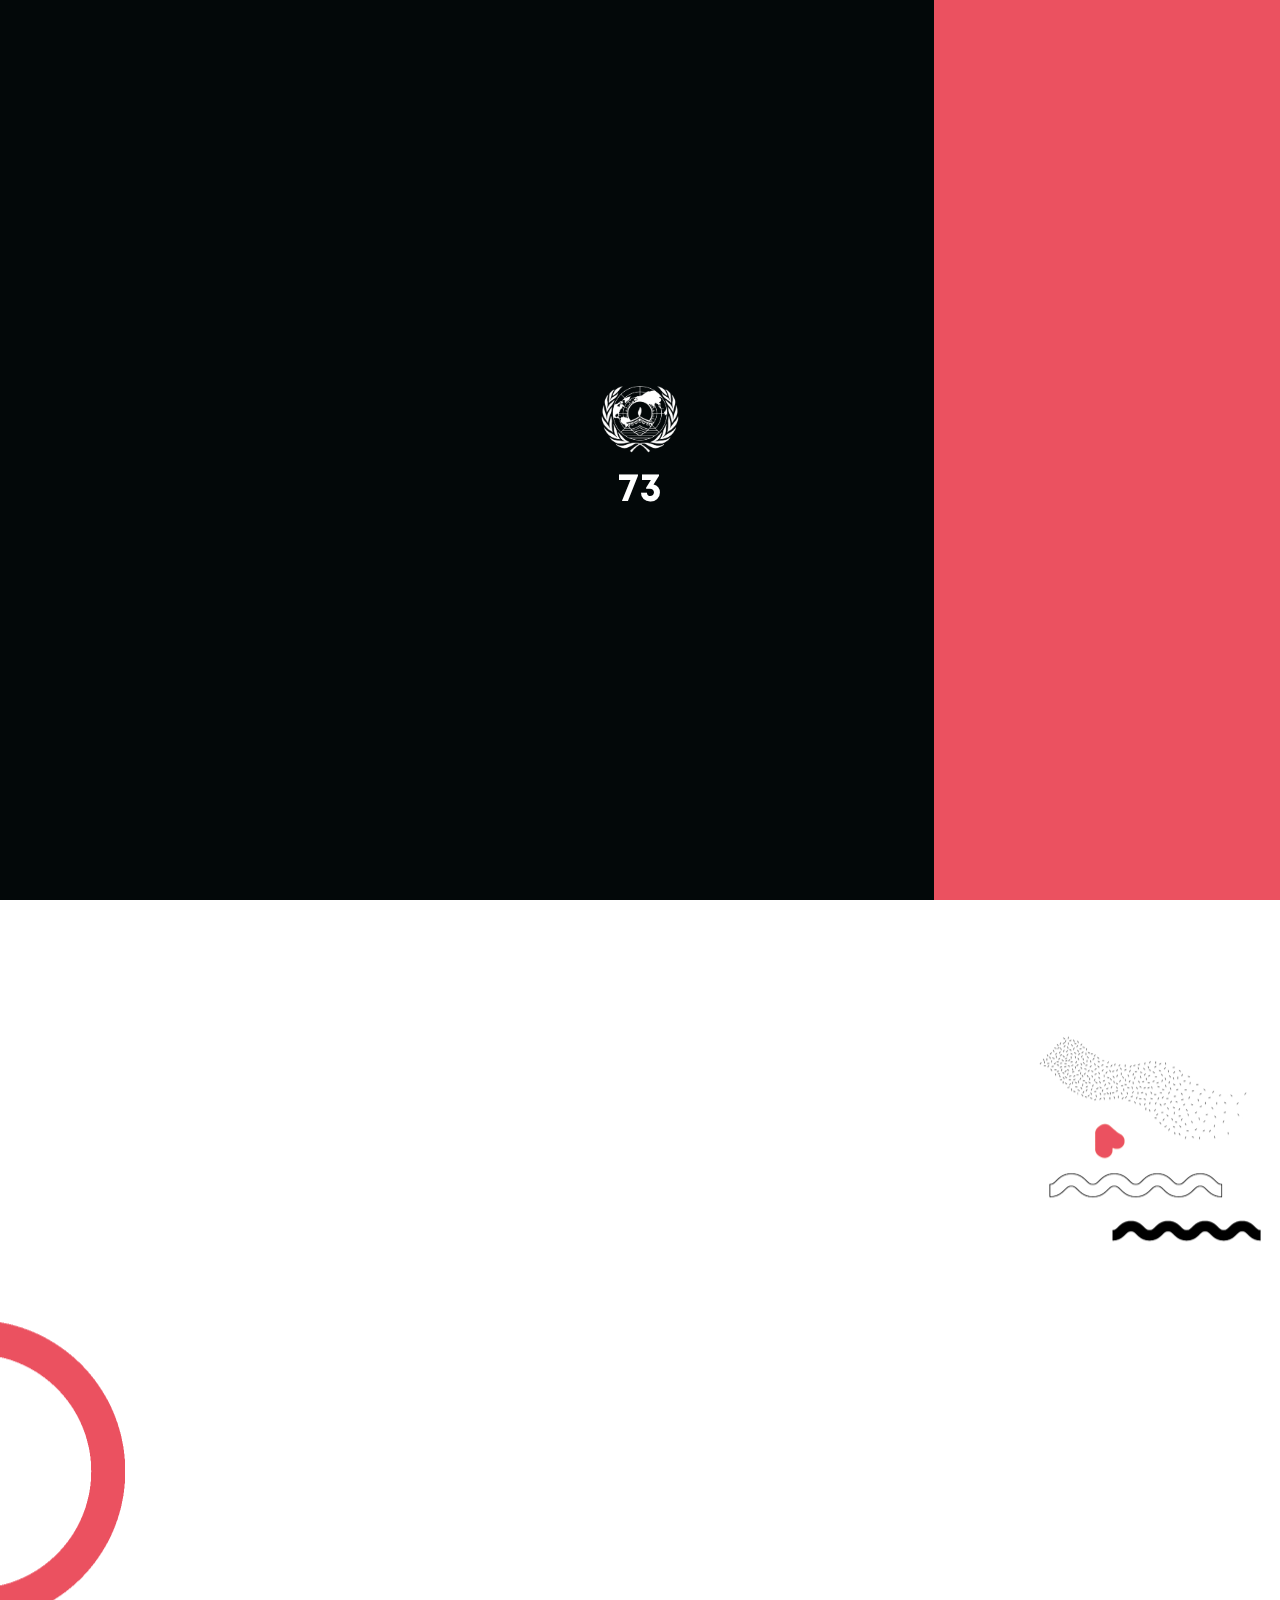
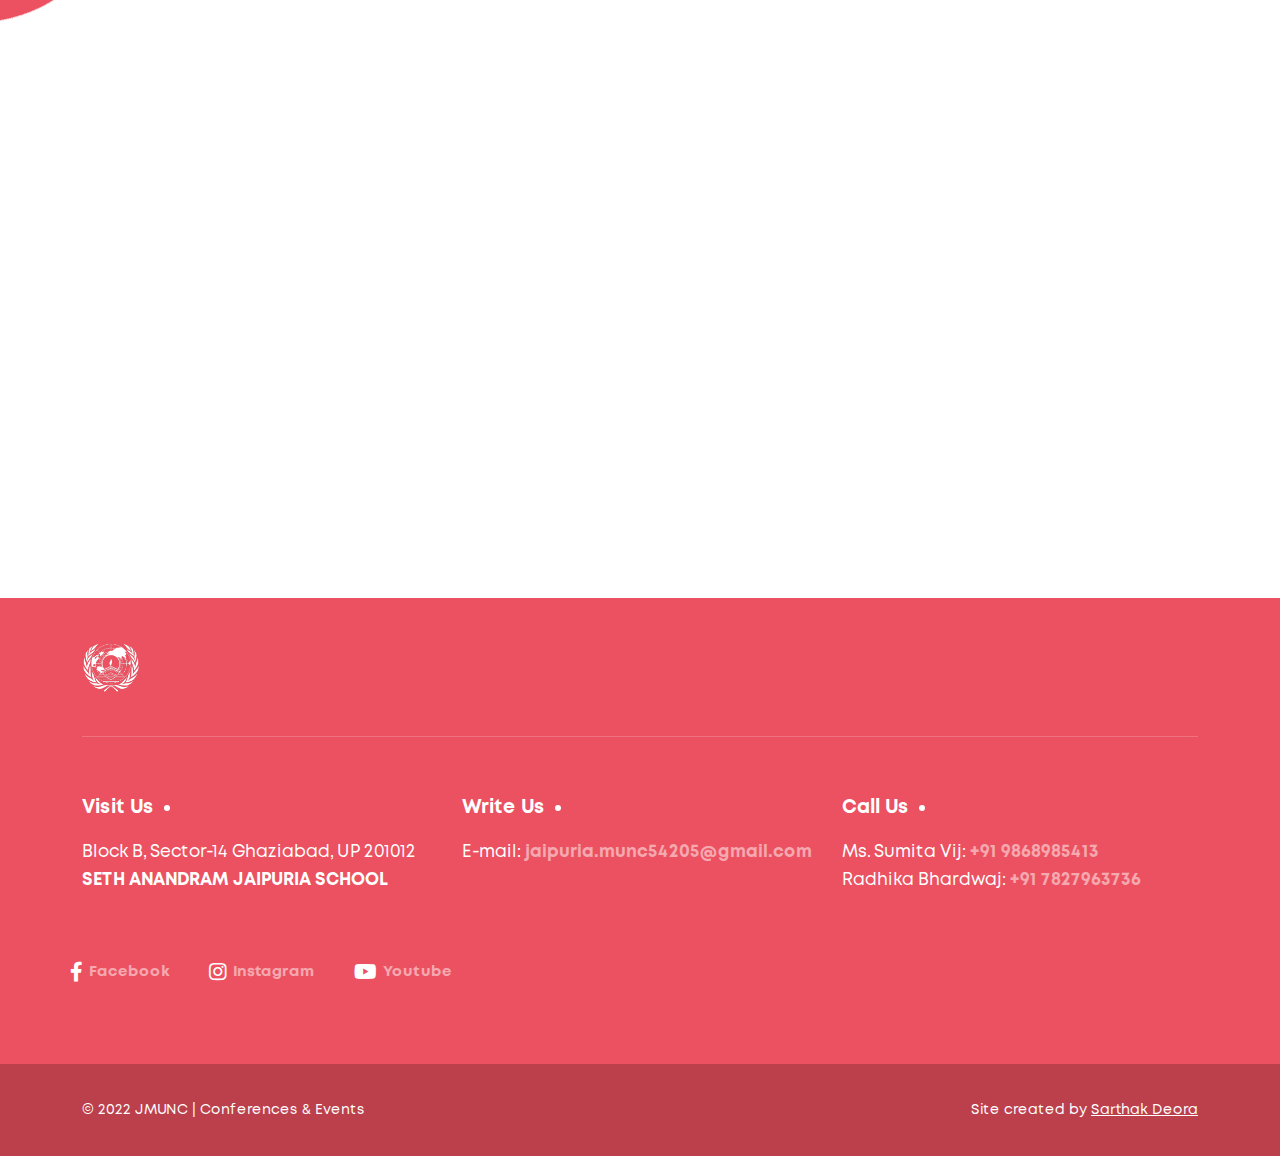
<file: contact.html>
<!doctype html>
<html lang="en">

<head>
  <meta charset="utf-8">
  <meta name="viewport" content="width=device-width, initial-scale=1, shrink-to-fit=no">
  <meta name="theme-color" content="#F8669E" />
  <title>JMUNC-22 | Contact</title>
  <meta name="author" content="Jaipuria">
  <meta name="description" content="Jaipuria Model United Nations Conference">
  <meta name="keywords" content="jmunc, mun. jaipuria, cyber crew, cc">

  <!-- SOCIAL MEDIA META -->
  <meta property="og:description" content="JMUNC-22">
  <meta property="og:image" content="images/JMUN-LOGO-COLOR.png">
  <meta property="og:site_name" content="JMUNC">
  <meta property="og:title" content="JMUNC-22">
  <meta property="og:type" content="website">
  <!-- <meta property="og:url" content="http://www.themezinho.net/aventer"> -->

  <!-- TWITTER META -->


  <!-- FAVICON FILES -->
  <link href="images/JMUN-LOGO-COLOR.png" rel="apple-touch-icon" sizes="144x144">
  <link href="images/JMUN-LOGO-COLOR.png" rel="apple-touch-icon" sizes="114x114">
  <link href="images/JMUN-LOGO-COLOR.png" rel="apple-touch-icon" sizes="72x72">
  <link href="images/JMUN-LOGO-COLOR.png" rel="apple-touch-icon">
  <link href="images/JMUN-LOGO.png" rel="shortcut icon">


  <!-- FAVICON FILES -->

  <!-- CSS FILES -->
  <link rel="stylesheet" href="css/fontawesome.min.css">
  <link rel="stylesheet" href="css/swiper.min.css">
  <link rel="stylesheet" href="css/fancybox.min.css">
  <link rel="stylesheet" href="css/bootstrap.min.css">
  <link rel="stylesheet" href="css/style.css">
</head>

<body>
  <div class="preloader">
    <div class="inner">
      <figure><img src="images/JMUN-LOGO.png" alt="Image"></figure>
      <div class="percentage" id="percentage">0</div>
    </div>
    <!-- end inner -->
    <div class="loader-progress" id="loader-progress"> </div>
    <!-- end loader-progress -->
    <svg viewBox="0 0 1920 1080" preserveAspectRatio="none" version="1.1">
      <path d="M-4.5,1080H1920V0H0c-10.2,134.8,0.1,311.5,0,541C-0.1,769.5,0,948-4.5,1080z"></path>
    </svg>
  </div>
  <!-- end preloader -->
  <div class="page-transition">
    <svg viewBox="0 0 1920 1080" preserveAspectRatio="none" version="1.1">
      <path d="M540,1080H0V0h540c-40.28,124.78-85.13,311.48-85,541C455.13,769.53,499.81,955.48,540,1080z"></path>
    </svg>
  </div>
  <!-- end page-transition -->
  <div class="smooth-scroll">
    <aside class="mobile-menu">
      <svg viewBox="0 0 600 1080" preserveAspectRatio="none" version="1.1">
        <path d="M540,1080H0V0h540c0,179.85,0,359.7,0,539.54C540,719.7,540,899.85,540,1080z"></path>
      </svg>
      <div class="inner">
        <div class="site-menu">
          <ul>
            <li><a href="index.html">Home</a></li>
            <li><a href="events.html">Committees</a></li>
            <li><a href="speakers.html">Team</a></li>
            <li><a href="BG-guides.html">Resources</a></li>
            <li><a href="contact.html">Contact</a></li>
          </ul>
        </div>
        <!-- end site-menu -->
      </div>
      <!-- end inner -->
    </aside>
    <!-- end mobile-menu -->
    <aside class="side-widget">
      <svg viewBox="0 0 600 1080" preserveAspectRatio="none" version="1.1">
        <path d="M540,1080H0V0h540c0,179.85,0,359.7,0,539.54C540,719.7,540,899.85,540,1080z"></path>
      </svg>
      <div class="inner">
        <div class="widget">
          <figure><img src="images/chota-about.PNG" alt="Image"></figure>
          <h6 class="widget-title">ABOUT JMUNC</h6>
          <p>JMUNC '22 is a school-led initiative that deals with providing a platform to aspiring individuals to brush
            up their oratory skills and develop concrete conflict resolution skills. Get ready to bathe in the spirit of
            SAPIENTA | PAX | FRATERNITAS.</p>

        </div>
        <!-- end widget -->
      </div>
      <!-- end inner -->
    </aside>
    <div class="search-box">
      <svg viewBox="0 0 1920 1080" preserveAspectRatio="none" version="1.1">
        <path d="M540,1080H0V0h540c-40.28,124.78-85.13,311.48-85,541C455.13,769.53,499.81,955.48,540,1080z"></path>
      </svg>
      <div class="container">
        <div class="form">
          <h6>SEARCH</h6>
          <form>
            <input type="text" placeholder="Type here to find events">
            <input type="submit" value="FIND EVENT">
          </form>
          <div class="close-btn"> <span></span> <span></span> </div>
          <!-- end close-btn -->
        </div>
        <!-- end form -->
      </div>
      <!-- end container -->
    </div>
    <!-- end search-box -->
    <nav class="navbar" id="navbar">
      <div class="container">
        <div class="logo"> <a href="index.html"> <img src="images/JMUN-LOGO.png" alt="Image"> </a> </div>
        <!-- end logo -->
        <div class="site-menu">
          <ul>
            <li><a href="index.html">Home</a></li>
            <li><a href="events.html">Committees</a></li>
            <li><a href="speakers.html">Team</a></li>
            <li><a href="BG-guides.html">Resources</a></li>
            <li><a href="contact.html">Contact</a></li>
          </ul>
        </div>
        <!-- end site-menu -->
        <!-- <div class="search-button"> <img src="images/icon-search.svg" alt="Image"> </div> -->
        <!-- end search-button -->
        <div class="more-button"> <img src="images/icon-dots-more.svg" alt="Image"> </div>
        <!-- end more-button -->
        <div class="hamburger-menu">
          <button class="menu">
            <svg width="45" height="45" viewBox="0 0 100 100">
              <path class="line line1"
                d="M 20,29.000046 H 80.000231 C 80.000231,29.000046 94.498839,28.817352 94.532987,66.711331 94.543142,77.980673 90.966081,81.670246 85.259173,81.668997 79.552261,81.667751 75.000211,74.999942 75.000211,74.999942 L 25.000021,25.000058" />
              <path class="line line2" d="M 20,50 H 80" />
              <path class="line line3"
                d="M 20,70.999954 H 80.000231 C 80.000231,70.999954 94.498839,71.182648 94.532987,33.288669 94.543142,22.019327 90.966081,18.329754 85.259173,18.331003 79.552261,18.332249 75.000211,25.000058 75.000211,25.000058 L 25.000021,74.999942" />
            </svg>
          </button>
        </div>
        <!-- end hamburger-menu -->
        <div class="navbar-button"> <a href="https://linktr.ee/jaipuriamunc">
            <figure><img src="images/icon-navbar-button.png" alt="Image"></figure>
            Register
          </a> </div>
        <!-- end navbar-button -->
      </div>
      <!-- end container -->
    </nav>
    <!-- end navbar -->
    <div class="section-wrapper" data-scroll-section>
      <header class="page-header" data-background="images/page-header-bg.png">
        <div class="container">
          <div class="inner">
            <!-- <h6>REACH OUR EVENT & CONFERENCES</h6> -->
            <h2>Contact Us</h2>
          </div>
          <!-- end inner -->
        </div>
        <!-- end container -->
      </header>
      <!-- end page-header -->
      <section class="content-section no-bottom-spacing">
        <span class="section-bg" data-background="" data-scroll data-scroll-speed="1"></span>
        <!-- end section-bg -->
        <div class="container">
          <div class="row">
            <div class="col-12">
              <div data-scroll data-scroll-speed="0.5">
                <div class="section-title remove-margin">
                  <h6>YOU CAN REACH US BY PHONE, EMAIL OR POSTING. </h6>
                  <h2>Get in touch!</h2>
                </div>
                <!-- end section-title -->
              </div>
              <!-- end data-scroll -->
            </div>
            <!-- end col-12 -->

            <!-- end container -->
      </section>
      <!-- end content-section -->
      <section class="remove-padding-top content-section">
        <span class="section-bg" data-background="images/section-bg04.png" data-scroll data-scroll-speed="1"></span>
        <!-- end section-bg -->
        <div class="container">
          <div class="row">
            <div class="col-lg-6">
              <div data-scroll data-scroll-speed="0.5">
                <div class="transportation-box">
                  <div class="title">
                    <figure><img src="images/location.png" alt="Image"></figure>
                    <h6>Location</h6>
                  </div>
                  <!-- end title -->
                  <p>Block B, Sector-14 Ghaziabad, UP 201012 SETH ANANDRAM JAIPURIA SCHOOL.</p>
                </div>
                <!-- end transportation-box -->
              </div>
              <!-- end data-scroll -->
              <div data-scroll data-scroll-speed="-0.5">
                <div class="transportation-box">
                  <div class="title">
                    <figure><img src="images/Meta.png" alt="Image"></figure>
                    <h6>Social Media Channels</h6>
                  </div>
                  <!-- end title -->
                  <h6>Facebook:</h6>
                  <p><a href="https://www.facebook.com/jaipuriamunc/">@jaipuriamunc</a></p><br>
                  <h6>Instagram</h6>
                  <p><a href="https://www.facebook.com/jaipuriamunc/">@jaipuria.munc</a></p>
                </div>
                <!-- end transportation-box -->
              </div>
              <!-- end data-scroll -->
            </div>
            <!-- end col-6 -->
            <div class="col-lg-6">
              <div data-scroll data-scroll-speed="0.5">
                <div class="transportation-box">
                  <div class="title">
                    <figure><img src="images/email.png" alt="Image"></figure>
                    <h6>E-mail</h6>
                  </div>
                  <!-- end title -->
                  <p><a href="mailto:jaipuria.munc54205@gmail.com">jaipuria.munc54205@gmail.com</a></p>
                </div>
                <!-- end transportation-box -->
              </div>
              <!-- end data-scroll -->
              <div data-scroll data-scroll-speed="0.5">
                <div class="transportation-box">
                  <div class="title">
                    <figure><img src="images/phone.png" alt="Image"></figure>
                    <h6>Phone</h6>
                  </div>
                  <!-- end title -->
                  <p>
                  <h6>Ms. Sumita Vij:</h6><a href="callto:+91 9868985413"> +91 9868985413</a>

                  <h6>Radhika Bhardwaj:</h6><a href="callto:+91 7827963736"> +91 7827963736</a>

                  </p>
                </div>
                <!-- end transportation-box -->
              </div>
              <!-- end data-scroll -->
            </div>
            <!-- end col-6 -->
          </div>
          <!-- end row -->
        </div>
        <!-- end container -->
      </section>
      <!-- end content-section -->

      <iframe class="google-maps"
        src="https://www.google.com/maps/embed?pb=!1m18!1m12!1m3!1d3501.0544226191614!2d77.36073521458704!3d28.65808908967574!2m3!1f0!2f0!3f0!3m2!1i1024!2i768!4f13.1!3m3!1m2!1s0x390cfabdb99d4e03%3A0xf097a201d0d847cc!2sSeth%20Anandram%20Jaipuria%20School%20Vasundhara%20%7C%20Top%2010%20School%20in%20Ghaziabad!5e0!3m2!1sen!2sin!4v1658913629080!5m2!1sen!2sin"
        width="600" height="450" style="border:0;" allowfullscreen="" loading="lazy"
        referrerpolicy="no-referrer-when-downgrade"></iframe>

      <br><br>
      <!-- end google-maps -->
      <footer class="footer">
        <div class="container">
          <div class="row">
            <div class="col-12">
              <div class="footer-bar">
                <div class="logo"> <img src="images/JMUN-LOGO.png" alt="Image"> </div>
                <!-- end logo -->

                <!-- end phone-box -->
              </div>
              <!-- end footer-bar -->
            </div>
            <!-- end col-12 -->
            <div class="col-12 d-flex align-items-center">

              <!-- end newsletter-box -->

            </div>
            <!-- end col-12 -->
            <div class="col-lg-4 col-md-6">
              <div class="footer-widget">
                <h6 class="widget-title">Visit Us</h6>
                <p>Block B, Sector-14
                  Ghaziabad, UP
                  201012<strong> <br> SETH ANANDRAM JAIPURIA SCHOOL</strong></p>
              </div>
              <!-- end footer-widget -->
            </div>
            <!-- end col-4 -->
            <div class="col-lg-4 col-md-6">
              <div class="footer-widget">
                <h6 class="widget-title">Write Us</h6>
                <p>E-mail: <a href="mailto:jaipuria.munc54205@gmail.com">jaipuria.munc54205@gmail.com</a></p>
              </div>
              <!-- end footer-widget -->
            </div>
            <!-- end col-4 -->
            <div class="col-lg-4">
              <div class="footer-widget">
                <h6 class="widget-title">Call Us</h6>
                <p>Ms. Sumita Vij: <a href="callto:+91 9868985413">+91 9868985413</a> <br>Radhika Bhardwaj: <a
                    href="callto:7827963736">+91 7827963736</a> <br>
                </p>
              </div>
              <!-- end footer-widget -->
            </div>
            <ul class="social-media">
              <li><a href="https://www.facebook.com/jaipuriamunc/"><i class="fab fa-facebook-f"></i>
                  <span>Facebook</span></a></li>
              <li><a href="https://www.instagram.com/jaipuria.munc/"><i class="fab fa-instagram"></i>
                  <span>Instagram</span></a></li>
              <li><a href="https://m.youtube.com/c/SethAnandramJaipuriaSchoolGhaziabad"><i class="fab fa-youtube"></i>
                  <span>Youtube</span></a></li>
            </ul>
            <!-- end col-4 -->
          </div>
          <!-- end row -->
        </div>
        <!-- end container -->
        <div class="bottom-bar">
          <div class="container"> <span class="copyright">© 2022 JMUNC | Conferences & Events</span> <span
              class="creation">Site created by <a href="https://www.instagram.com/sarrthakdeoraa/">Sarthak
                Deora</a></span> </div>
          <!-- end container -->
        </div>
        <!-- end bottom-bar -->
      </footer>
      <!-- end footer -->
    </div>
    <!-- end smooth-scroll -->
  </div>
  <!-- end section-wrapper -->

  <!-- JS FILES -->
  <script src="js/jquery.min.js"></script>
  <script src="js/bootstrap.min.js"></script>
  <script src="js/swiper.min.js"></script>
  <script src="js/fancybox.min.js"></script>
  <script src="js/isotope.min.js"></script>
  <script src="js/gsap.min.js"></script>
  <script src="js/locomotive-scroll.min.js"></script>
  <script src="js/ScrollTrigger.min.js"></script>
  <script src="js/scripts.js"></script>
</body>

</html>
</file>
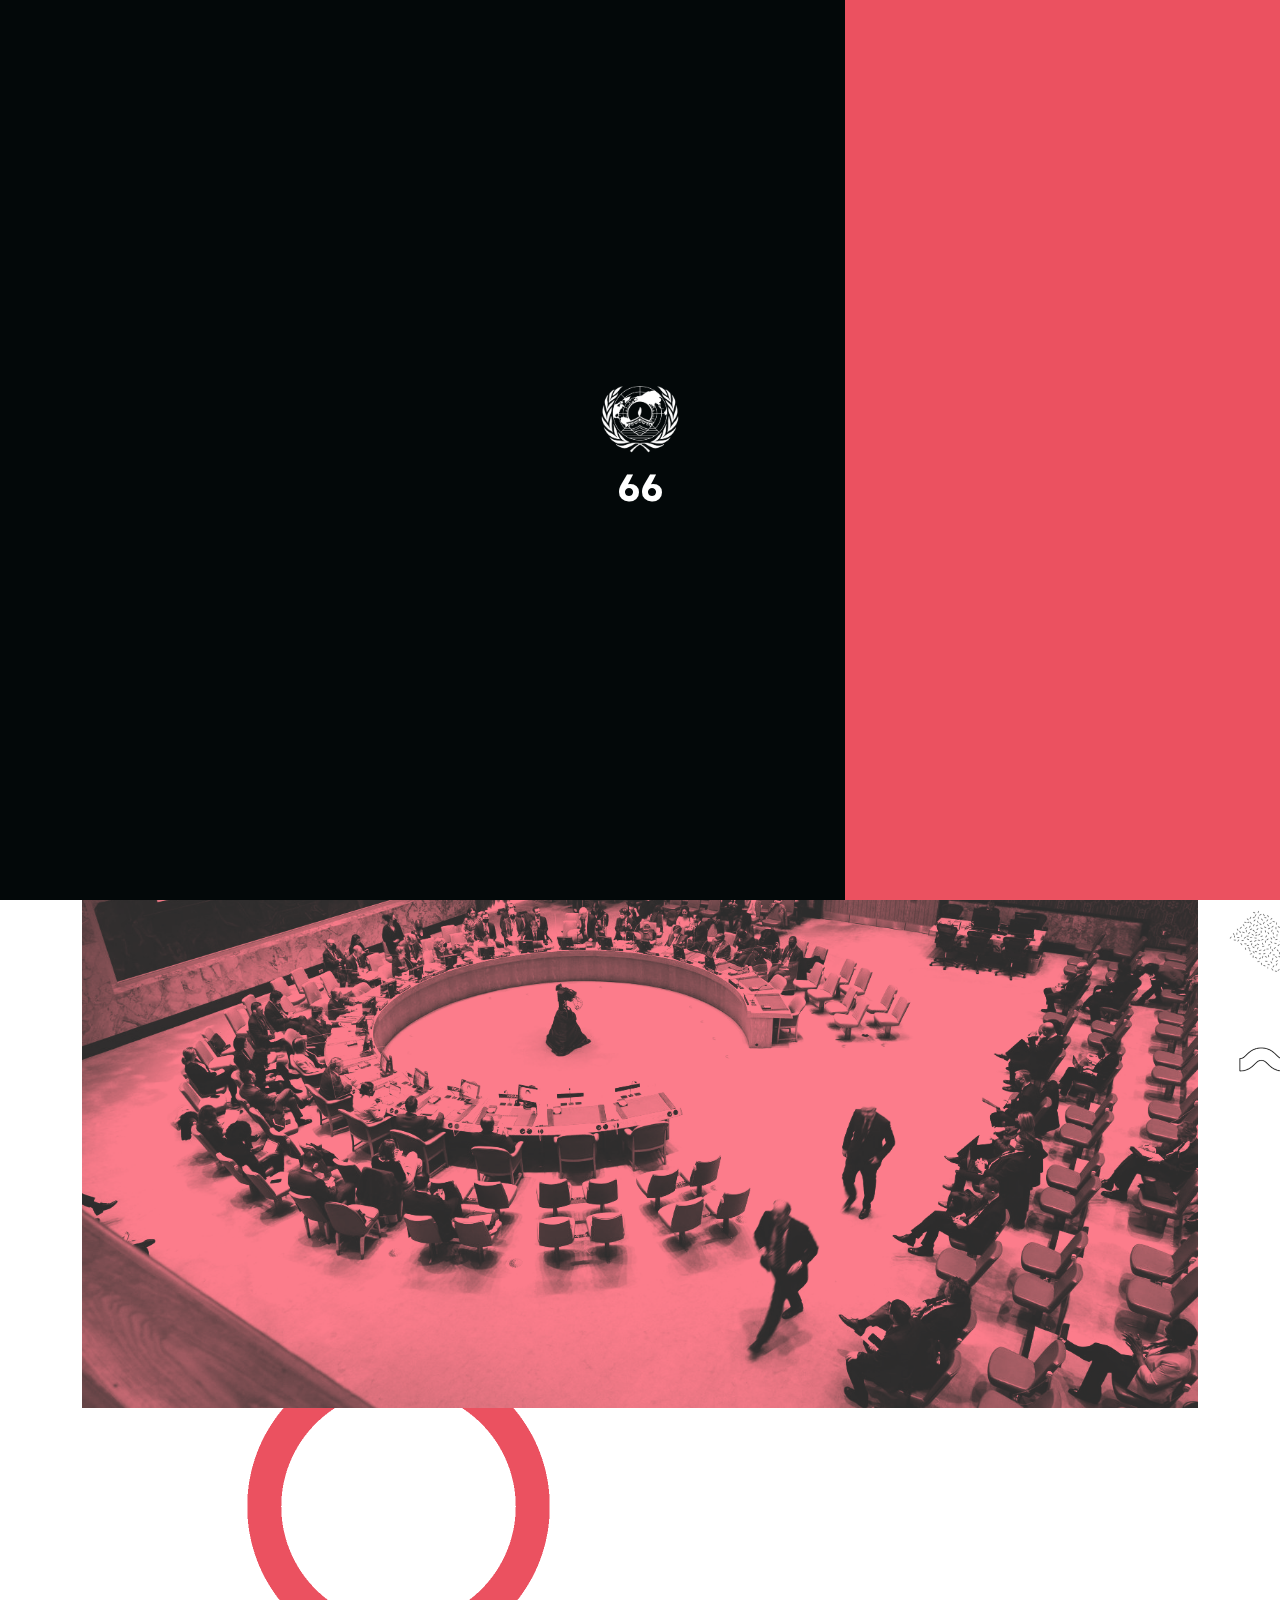
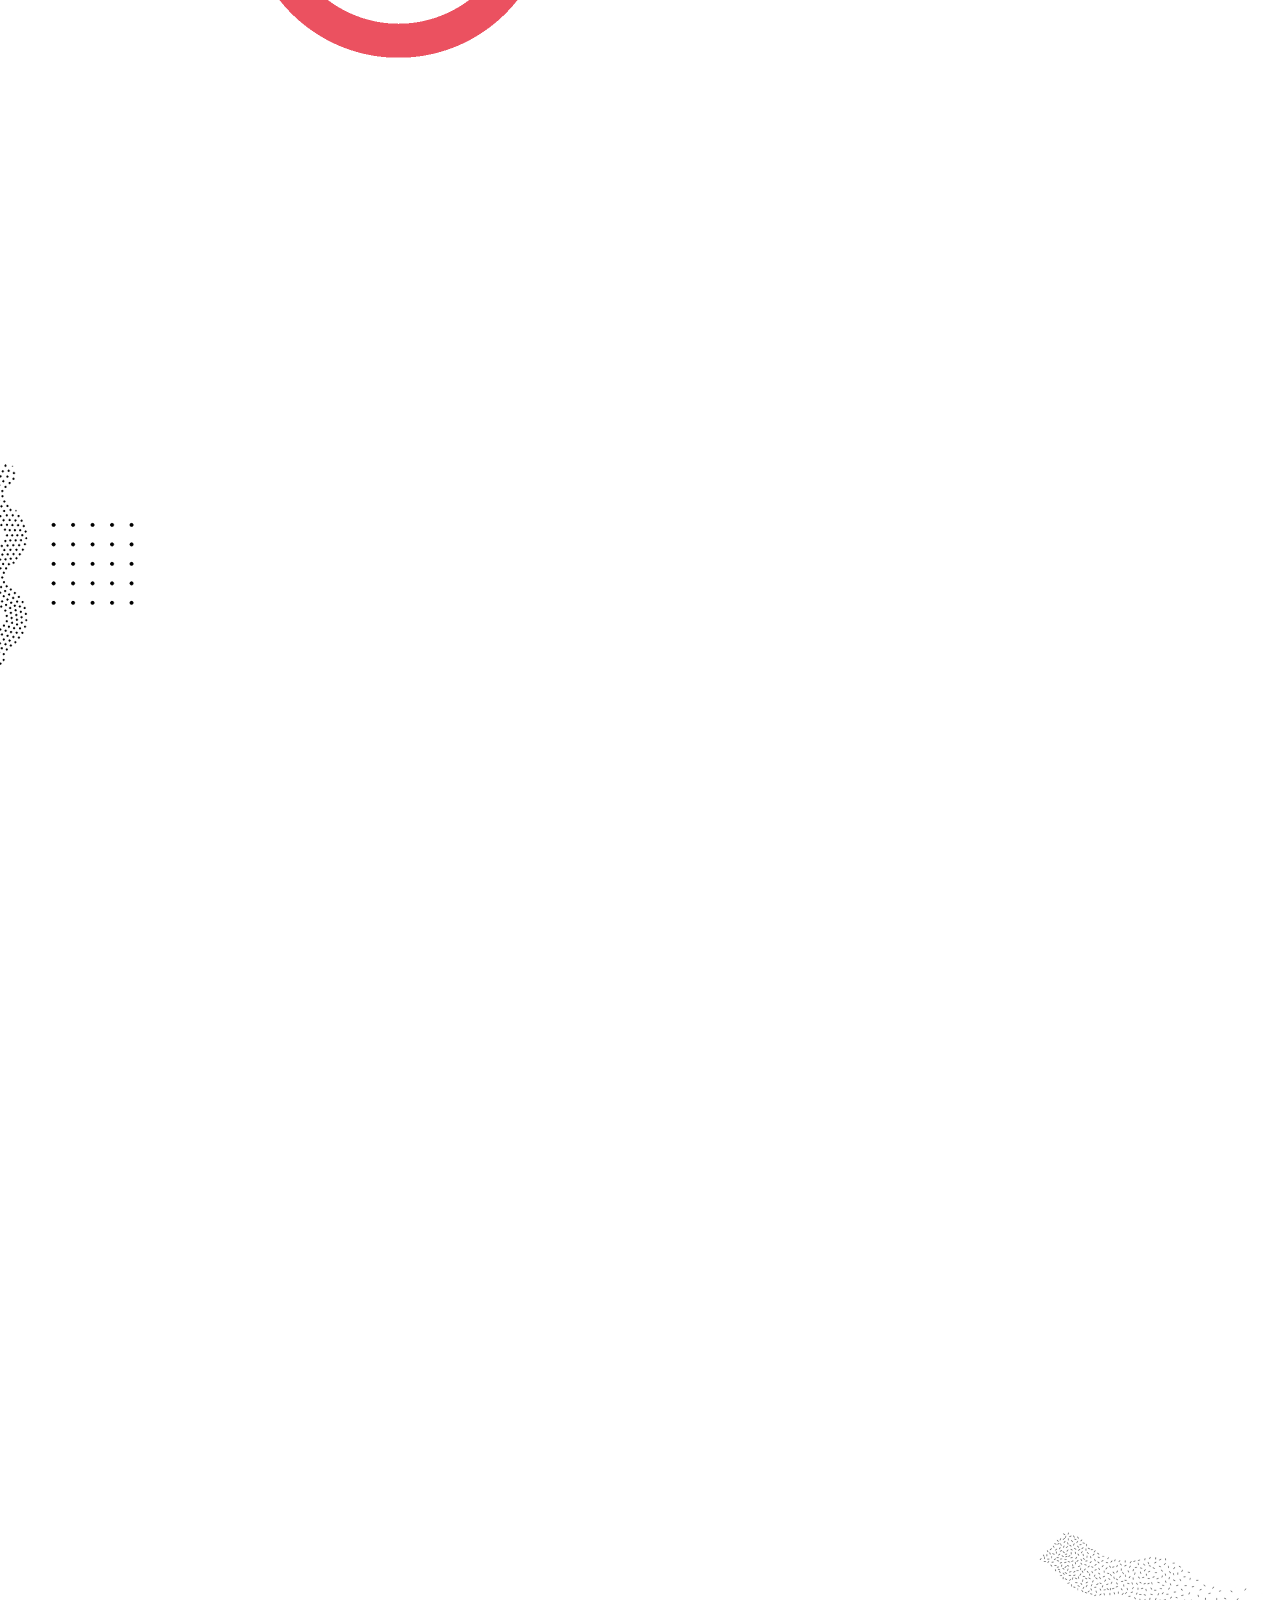
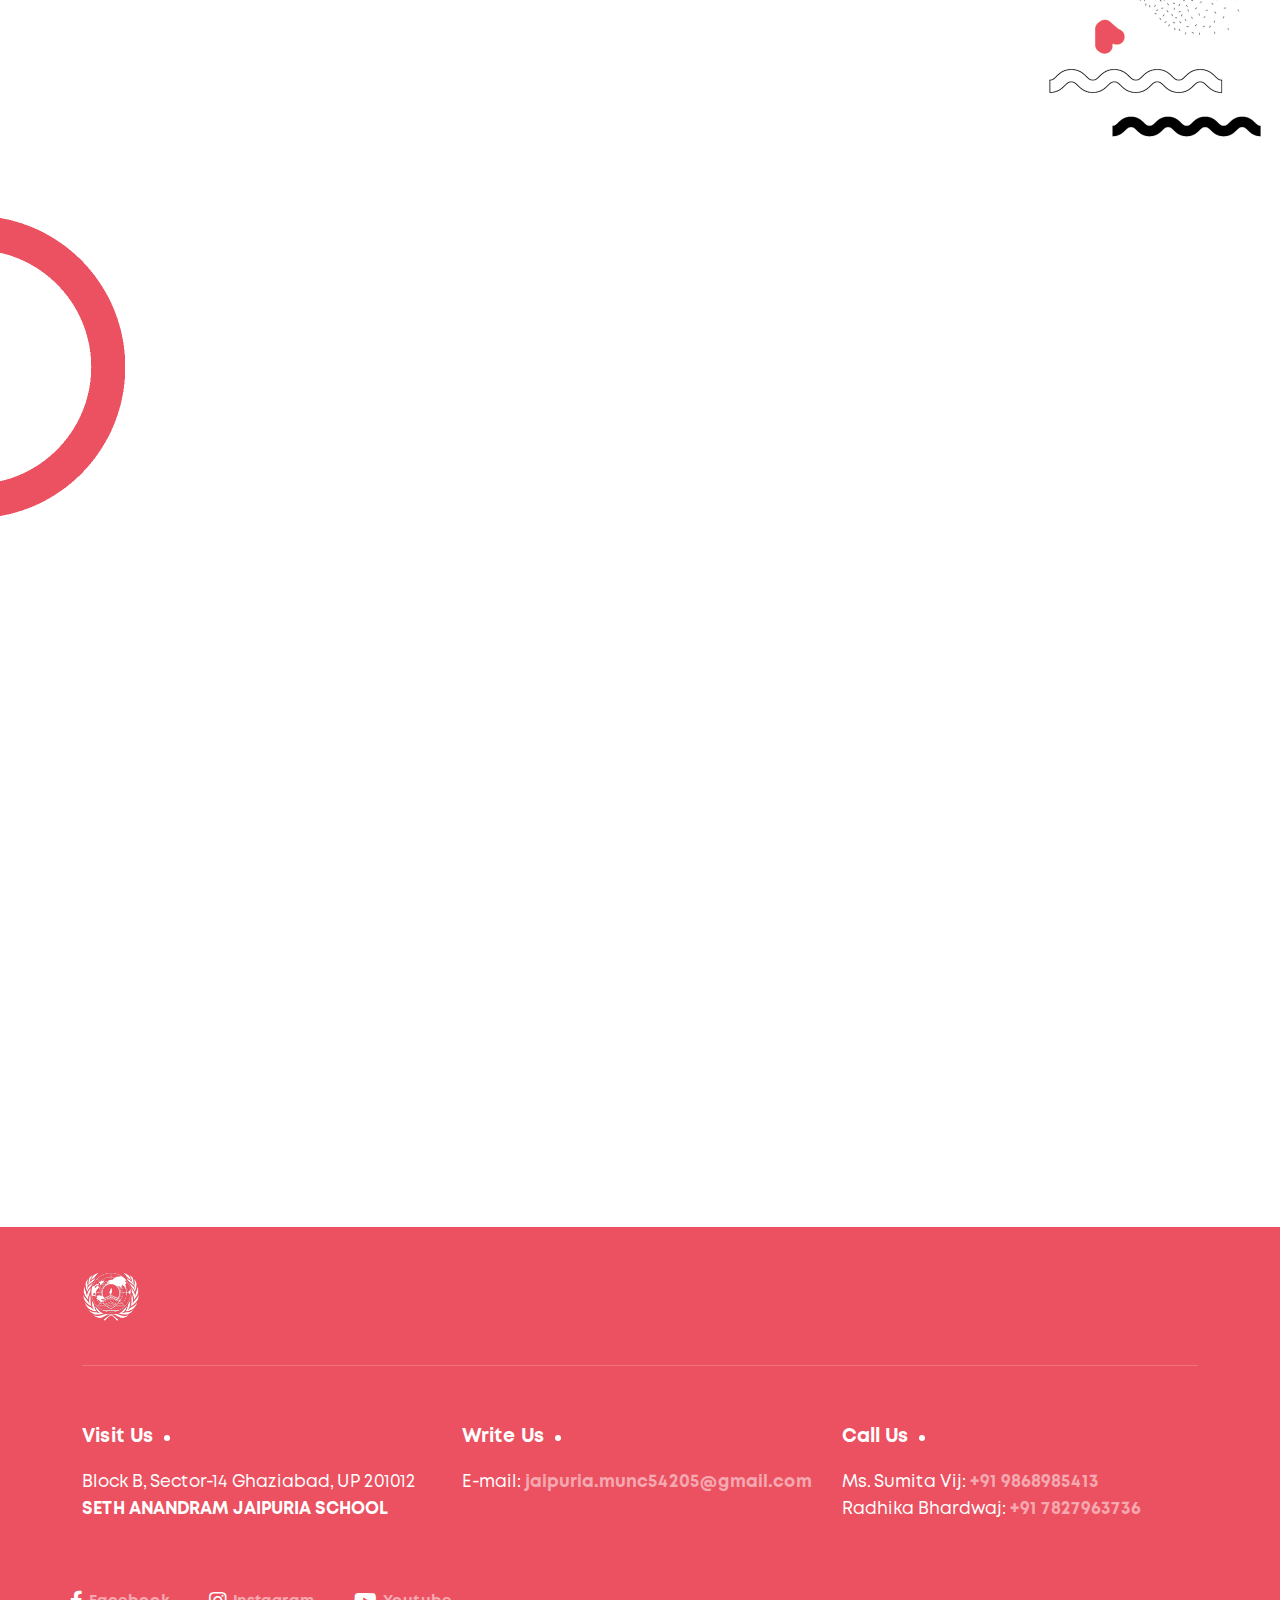
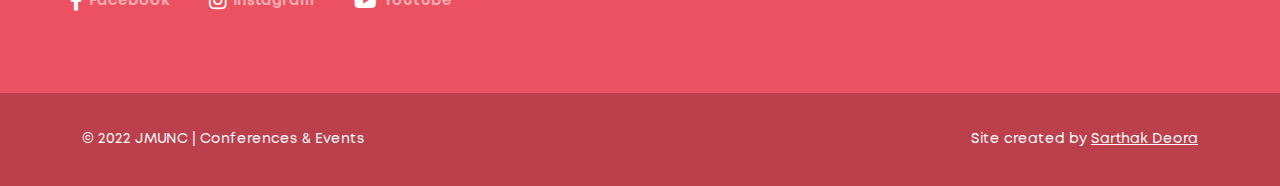
<file: IPI.html>
<!doctype html>
<html lang="en">

<head>
    <meta charset="utf-8">
    <meta name="viewport" content="width=device-width, initial-scale=1, shrink-to-fit=no">
    <meta name="theme-color" content="#F8669E" />
    <title>JMUNC-22 | IPI</title>
    <meta name="author" content="Jaipuria">
    <meta name="description" content="Jaipuria Model United Nations Conference">
    <meta name="keywords" content="jmunc, mun. jaipuria, cyber crew, cc">

    <!-- SOCIAL MEDIA META -->
    <meta property="og:description" content="JMUNC-22">
    <meta property="og:image" content="images/JMUN-LOGO-COLOR.png">
    <meta property="og:site_name" content="JMUNC">
    <meta property="og:title" content="JMUNC-22">
    <meta property="og:type" content="website">
    <!-- <meta property="og:url" content="http://www.themezinho.net/aventer"> -->

    <!-- TWITTER META -->


    <!-- FAVICON FILES -->
    <link href="images/JMUN-LOGO-COLOR.png" rel="apple-touch-icon" sizes="144x144">
    <link href="images/JMUN-LOGO-COLOR.png" rel="apple-touch-icon" sizes="114x114">
    <link href="images/JMUN-LOGO-COLOR.png" rel="apple-touch-icon" sizes="72x72">
    <link href="images/JMUN-LOGO-COLOR.png" rel="apple-touch-icon">
    <link href="images/JMUN-LOGO.png" rel="shortcut icon">

    <!-- CSS FILES -->
    <link rel="stylesheet" href="css/fontawesome.min.css">
    <link rel="stylesheet" href="css/swiper.min.css">
    <link rel="stylesheet" href="css/fancybox.min.css">
    <link rel="stylesheet" href="css/bootstrap.min.css">
    <link rel="stylesheet" href="css/style.css">
</head>

<body>
    <div class="preloader">
        <div class="inner">
            <figure><img src="images/JMUN-LOGO.png" alt="Image"></figure>
            <div class="percentage" id="percentage">0</div>
        </div>
        <!-- end inner -->
        <div class="loader-progress" id="loader-progress"> </div>
        <!-- end loader-progress -->
        <svg viewBox="0 0 1920 1080" preserveAspectRatio="none" version="1.1">
            <path d="M-4.5,1080H1920V0H0c-10.2,134.8,0.1,311.5,0,541C-0.1,769.5,0,948-4.5,1080z"></path>
        </svg>
    </div>
    <!-- end preloader -->
    <div class="page-transition">
        <svg viewBox="0 0 1920 1080" preserveAspectRatio="none" version="1.1">
            <path d="M540,1080H0V0h540c-40.28,124.78-85.13,311.48-85,541C455.13,769.53,499.81,955.48,540,1080z"></path>
        </svg>
    </div>
    <!-- end page-transition -->
    <div class="smooth-scroll">
        <aside class="mobile-menu">
            <svg viewBox="0 0 600 1080" preserveAspectRatio="none" version="1.1">
                <path d="M540,1080H0V0h540c0,179.85,0,359.7,0,539.54C540,719.7,540,899.85,540,1080z"></path>
            </svg>
            <div class="inner">
                <div class="site-menu">
                    <ul>
                        <li><a href="index.html">Home</a></li>
                        <li><a href="events.html">Committees</a></li>
                        <li><a href="speakers.html">Team</a></li>
                        <!-- <li><a href="news.html">News</a></li> -->
                        <li><a href="contact.html">Contact</a></li>
                    </ul>
                </div>
                <!-- end site-menu -->
            </div>
            <!-- end inner -->
        </aside>
        <!-- end mobile-menu -->
        <aside class="side-widget">
            <svg viewBox="0 0 600 1080" preserveAspectRatio="none" version="1.1">
                <path d="M540,1080H0V0h540c0,179.85,0,359.7,0,539.54C540,719.7,540,899.85,540,1080z"></path>
            </svg>
            <div class="inner">
                <div class="widget">
                    <figure><img src="images/chota-about.PNG" alt="Image"></figure>
                    <h6 class="widget-title">ABOUT JMUNC</h6>
                    <p>JMUNC '22 is a school-led initiative that deals with providing a platform to aspiring individuals
                        to brush
                        up their oratory skills and develop concrete conflict resolution skills. Get ready to bathe in
                        the spirit of
                        SAPIENTA | PAX | FRATERNITAS.</p>

                </div>
                <!-- end widget -->
            </div>
            <!-- end inner -->
        </aside>
        <div class="search-box">
            <svg viewBox="0 0 1920 1080" preserveAspectRatio="none" version="1.1">
                <path d="M540,1080H0V0h540c-40.28,124.78-85.13,311.48-85,541C455.13,769.53,499.81,955.48,540,1080z">
                </path>
            </svg>
            <div class="container">
                <div class="form">
                    <h6>SEARCH</h6>
                    <form>
                        <input type="text" placeholder="Type here to find events">
                        <input type="submit" value="FIND EVENT">
                    </form>
                    <div class="close-btn"> <span></span> <span></span> </div>
                    <!-- end close-btn -->
                </div>
                <!-- end form -->
            </div>
            <!-- end container -->
        </div>
        <!-- end search-box -->
        <nav class="navbar" id="navbar">
            <div class="container">
                <div class="logo"> <a href="index.html"> <img src="images/JMUN-LOGO.png" alt="Image"> </a> </div>
                <!-- end logo -->
                <div class="site-menu">
                    <ul>
                        <li><a href="index.html">Home</a></li>
                        <li><a href="events.html">Committees</a></li>
                        <li><a href="speakers.html">Team</a></li>
                        <!-- <li><a href="news.html">News</a></li> -->
                        <li><a href="contact.html">Contact</a></li>
                    </ul>
                </div>
                <!-- end site-menu -->
                <!-- <div class="search-button"> <img src="images/icon-search.svg" alt="Image"> </div> -->
                <!-- end search-button -->
                <div class="more-button"> <img src="images/icon-dots-more.svg" alt="Image"> </div>
                <!-- end more-button -->
                <div class="hamburger-menu">
                    <button class="menu">
                        <svg width="45" height="45" viewBox="0 0 100 100">
                            <path class="line line1"
                                d="M 20,29.000046 H 80.000231 C 80.000231,29.000046 94.498839,28.817352 94.532987,66.711331 94.543142,77.980673 90.966081,81.670246 85.259173,81.668997 79.552261,81.667751 75.000211,74.999942 75.000211,74.999942 L 25.000021,25.000058" />
                            <path class="line line2" d="M 20,50 H 80" />
                            <path class="line line3"
                                d="M 20,70.999954 H 80.000231 C 80.000231,70.999954 94.498839,71.182648 94.532987,33.288669 94.543142,22.019327 90.966081,18.329754 85.259173,18.331003 79.552261,18.332249 75.000211,25.000058 75.000211,25.000058 L 25.000021,74.999942" />
                        </svg>
                    </button>
                </div>
                <!-- end hamburger-menu -->
                <div class="navbar-button"> <a target="_blank" href="https://linktr.ee/jaipuriamunc">
                        <figure><img src="images/icon-navbar-button.png" alt="Image"></figure>
                        Register
                    </a> </div>
                <!-- end navbar-button -->
            </div>
            <!-- end container -->
        </nav>
        <!-- end navbar -->
        <div class="section-wrapper" data-scroll-section>
            <header class="page-header" data-background="images/page-header-bg.png">
                <div class="container">
                    <div class="inner">

                        <h2>IPI</h2>
                    </div>
                    <!-- end inner -->
                </div>
                <!-- end container -->
            </header>
            <!-- end page-header -->
            <section class="content-section">
                <span class="section-bg" data-background="images/section-bg06.png" data-scroll
                    data-scroll-speed="2"></span>
                <!-- end section-bg -->
                <div class="container">
                    <div class="row justify-content-center">
                        <div class="col-12">
                            <div data-scroll data-scroll-speed="0.5">
                                <figure class="image-box center-image"> <img src="images/UNSC.jpg" alt="Image">
                                </figure>
                                <!-- image-box -->
                            </div>
                            <!-- end data-scroll -->
                        </div>
                        <!-- end col-12 -->
                        <div class="col-xl-10">
                            <div data-scroll data-scroll-speed="-0.5">
                                <div class="event-detail-box">
                                    <h3>International Press Institute</h3>
                                    <ul class="infos">
                                        <li class="bold-agenda">
                                            <!-- <figure><img src="images/icon-time.svg" alt="Image"></figure> -->
                                            AGENDA<br>
                                            Discussion on the methods towards increasing ethical journalism
                                        </li>
                                        <!-- <li>
                  <figure><img src="images/icon-host.svg" alt="Image" height="26"></figure>
                  99 Lawrence Ave.<br>
                  Canonsburg, PA 15317</li> -->
                                        <li> <a target="_blank" href="https://linktr.ee/jaipuriamunc"
                                                class="custom-button"> <span class="circle" aria-hidden="true"> <span
                                                        class="icon arrow"></span> </span> <span
                                                    class="button-text">REGISTER </span></a> </li>
                                    </ul>
                                    <!-- end infos -->
                                    <p>The International Press Institute (IPI) is a global network of editors,
                                        journalists and media executives who share a common dedication to quality,
                                        independent journalism. Together, we promote the conditions that allow
                                        journalism to fulfill its public function, the most important of which is the
                                        media’s ability to operate free from interference and without fear of
                                        retaliation. Their mission is to defend media freedom and the free flow of news
                                        wherever they are threatened.
                                        <br><br>
                                        IPI is an association of media professionals representing leading digital, print
                                        and broadcast news outlets in nearly 100 countries. Our membership provides the
                                        clearest evidence possible of the universality of media freedom and the basic
                                        values of journalism.
                                        <br><br>
                                        IPI members work cooperatively to shape debate on policies affecting the media
                                        and to push back against those seeking to restrict the free flow of news and
                                        information in order to protect political , economic or other interests. Equally
                                        important , IPI membership offers solidarity in the face of oppression.
                                        Throughout its decades-long history, the strength of it’s network has shielded
                                        journalists from attack or forced violators of media freedom to backtrack amid
                                        global expsoure of their actions.



                                    </p>
                                </div>
                                <!-- end event-detail-box -->
                            </div>
                            <!-- end data-scroll -->
                        </div>
                        <!-- end col-10 -->
                        <div class="col-lg-12">

                            <!-- end data-scroll -->
                        </div>
                        <!-- end col-12 -->
                    </div>
                    <!-- end row -->
                </div>
                <!-- end container -->
            </section>
            <!-- end content-section -->
            <section class="content-section">
                <span class="section-bg" data-background="images/section-bg04.png" data-scroll
                    data-scroll-speed="2"></span>
                <!-- end section-bg -->
                <div class="container">
                    <div class="row">
                        <div class="col-12">
                            <div data-scroll data-scroll-speed="0.5">
                                <div class="section-title">
                                    <!-- <h6>EXECUTIVE BOARD</h6> -->
                                    <h2>EXECUTIVE BOARD</h2>
                                </div>
                                <!-- end section-title -->
                            </div>
                            <!-- end data-scroll -->
                        </div>
                        <!-- end col-12 -->
                        <div class="col-lg-12">
                            <div data-scroll data-scroll-speed="-0.5">
                                <div class="speaker-detail">
                                    <figure class="image"> <img src="images/EB/aditya.jpg" alt="Image"> </figure>
                                    <!-- end image -->
                                    <div class="content-box">
                                        <h4>Aditya Sharma</h4>
                                        <small>Co-President
                                        </small>
                                        <ul>

                                            <li><strong>Instagram:</strong> <a style="text-decoration:none ;"
                                                    href="https://www.instagram.com/adityaa.sharmaa/">adityaa.sharmaa</a>
                                            </li>
                                        </ul>
                                    </div>
                                    <!-- end content-box -->
                                </div>
                                <br><br><br><br>
                                <!-- end speaker-detail -->
                            </div>
                            <!-- end data-scroll -->
                        </div>

                        <div class="col-lg-12">
                            <div data-scroll data-scroll-speed="-0.5">
                                <div class="speaker-detail">
                                    <figure class="image"> <img src="images/EB/aryan.jpg" alt="Image"> </figure>
                                    <!-- end image -->
                                    <div class="content-box">
                                        <h4>Aryan Singh</h4>
                                        <small>Co-President</small>
                                        <ul>

                                            <li><strong>Instagram:</strong> <a style="text-decoration:none ;"
                                                    href="https://www.instagram.com/aryansingho7/">aryansingho7</a></li>

                                        </ul>
                                    </div>
                                    <!-- end content-box -->
                                </div>
                                <br><br><br><br>
                                <!-- end speaker-detail -->
                            </div>
                            <!-- end data-scroll -->
                        </div>

                        <div class="col-lg-12">
                            <div data-scroll data-scroll-speed="-0.5">
                                <div class="speaker-detail">
                                    <figure class="image"> <img src="images/EB/rumish.jpg" alt="Image"> </figure>
                                    <!-- end image -->
                                    <div class="content-box">
                                        <h4>Rumish Ali Saif</h4>
                                        <small>Rapporteur</small>
                                        <ul>

                                            <li><strong>Instagram:</strong> <a style="text-decoration:none ;"
                                                    href="https://www.instagram.com/nascent___/">nascent___/</a></li>

                                        </ul>
                                    </div>
                                    <!-- end content-box -->
                                </div>

                                <!-- end speaker-detail -->
                            </div>
                            <!-- end data-scroll -->
                        </div>
                        <!-- end col-12 -->
                    </div>
                    <!-- end row -->
                </div>
                <!-- end container -->
            </section>
            <!-- end content-section -->

            <!-- end content-section -->
            <footer class="footer">
                <div class="container">
                    <div class="row">
                        <div class="col-12">
                            <div class="footer-bar">
                                <div class="logo"> <img src="images/JMUN-LOGO.png" alt="Image"> </div>
                                <!-- end logo -->

                                <!-- end phone-box -->
                            </div>
                            <!-- end footer-bar -->
                        </div>
                        <!-- end col-12 -->

                        <!-- end col-12 -->
                        <div class="col-lg-4 col-md-6">
                            <div class="footer-widget">
                                <h6 class="widget-title">Visit Us</h6>
                                <p>Block B, Sector-14
                                    Ghaziabad, UP
                                    201012<strong> <br> SETH ANANDRAM JAIPURIA SCHOOL</strong></p>
                            </div>
                            <!-- end footer-widget -->
                        </div>
                        <!-- end col-4 -->
                        <div class="col-lg-4 col-md-6">
                            <div class="footer-widget">
                                <h6 class="widget-title">Write Us</h6>
                                <p>E-mail: <a
                                        href="mailto:jaipuria.munc54205@gmail.com">jaipuria.munc54205@gmail.com</a></p>
                            </div>
                            <!-- end footer-widget -->
                        </div>
                        <!-- end col-4 -->
                        <div class="col-lg-4">
                            <div class="footer-widget">
                                <h6 class="widget-title">Call Us</h6>
                                <p>Ms. Sumita Vij: <a href="callto:+91 9868985413">+91 9868985413</a> <br>Radhika
                                    Bhardwaj: <a href="callto:7827963736">+91 7827963736</a> <br>
                                </p>
                            </div>
                            <!-- end footer-widget -->
                        </div>
                        <ul class="social-media">
                            <li><a href="https://www.facebook.com/jaipuriamunc/"><i class="fab fa-facebook-f"></i>
                                    <span>Facebook</span></a></li>
                            <li><a href="https://www.instagram.com/jaipuria.munc/"><i class="fab fa-instagram"></i>
                                    <span>Instagram</span></a></li>
                            <li><a href="https://m.youtube.com/c/SethAnandramJaipuriaSchoolGhaziabad"><i
                                        class="fab fa-youtube"></i> <span>Youtube</span></a></li>
                        </ul>
                        <!-- end col-4 -->
                    </div>
                    <!-- end row -->
                </div>
                <!-- end container -->
                <div class="bottom-bar">
                    <div class="container"> <span class="copyright">© 2022 JMUNC | Conferences & Events</span> <span
                            class="creation">Site created by <a href="https://www.instagram.com/sarrthakdeoraa/">Sarthak
                                Deora</a></span> </div>
                    <!-- end container -->
                </div>
                <!-- end bottom-bar -->
            </footer>
            <!-- end footer -->
        </div>
        <!-- end smooth-scroll -->
    </div>
    <!-- end section-wrapper -->

    <!-- JS FILES -->
    <script src="js/jquery.min.js"></script>
    <script src="js/bootstrap.min.js"></script>
    <script src="js/swiper.min.js"></script>
    <script src="js/fancybox.min.js"></script>
    <script src="js/isotope.min.js"></script>
    <script src="js/gsap.min.js"></script>
    <script src="js/locomotive-scroll.min.js"></script>
    <script src="js/ScrollTrigger.min.js"></script>
    <script src="js/scripts.js"></script>
</body>

</html>
</file>
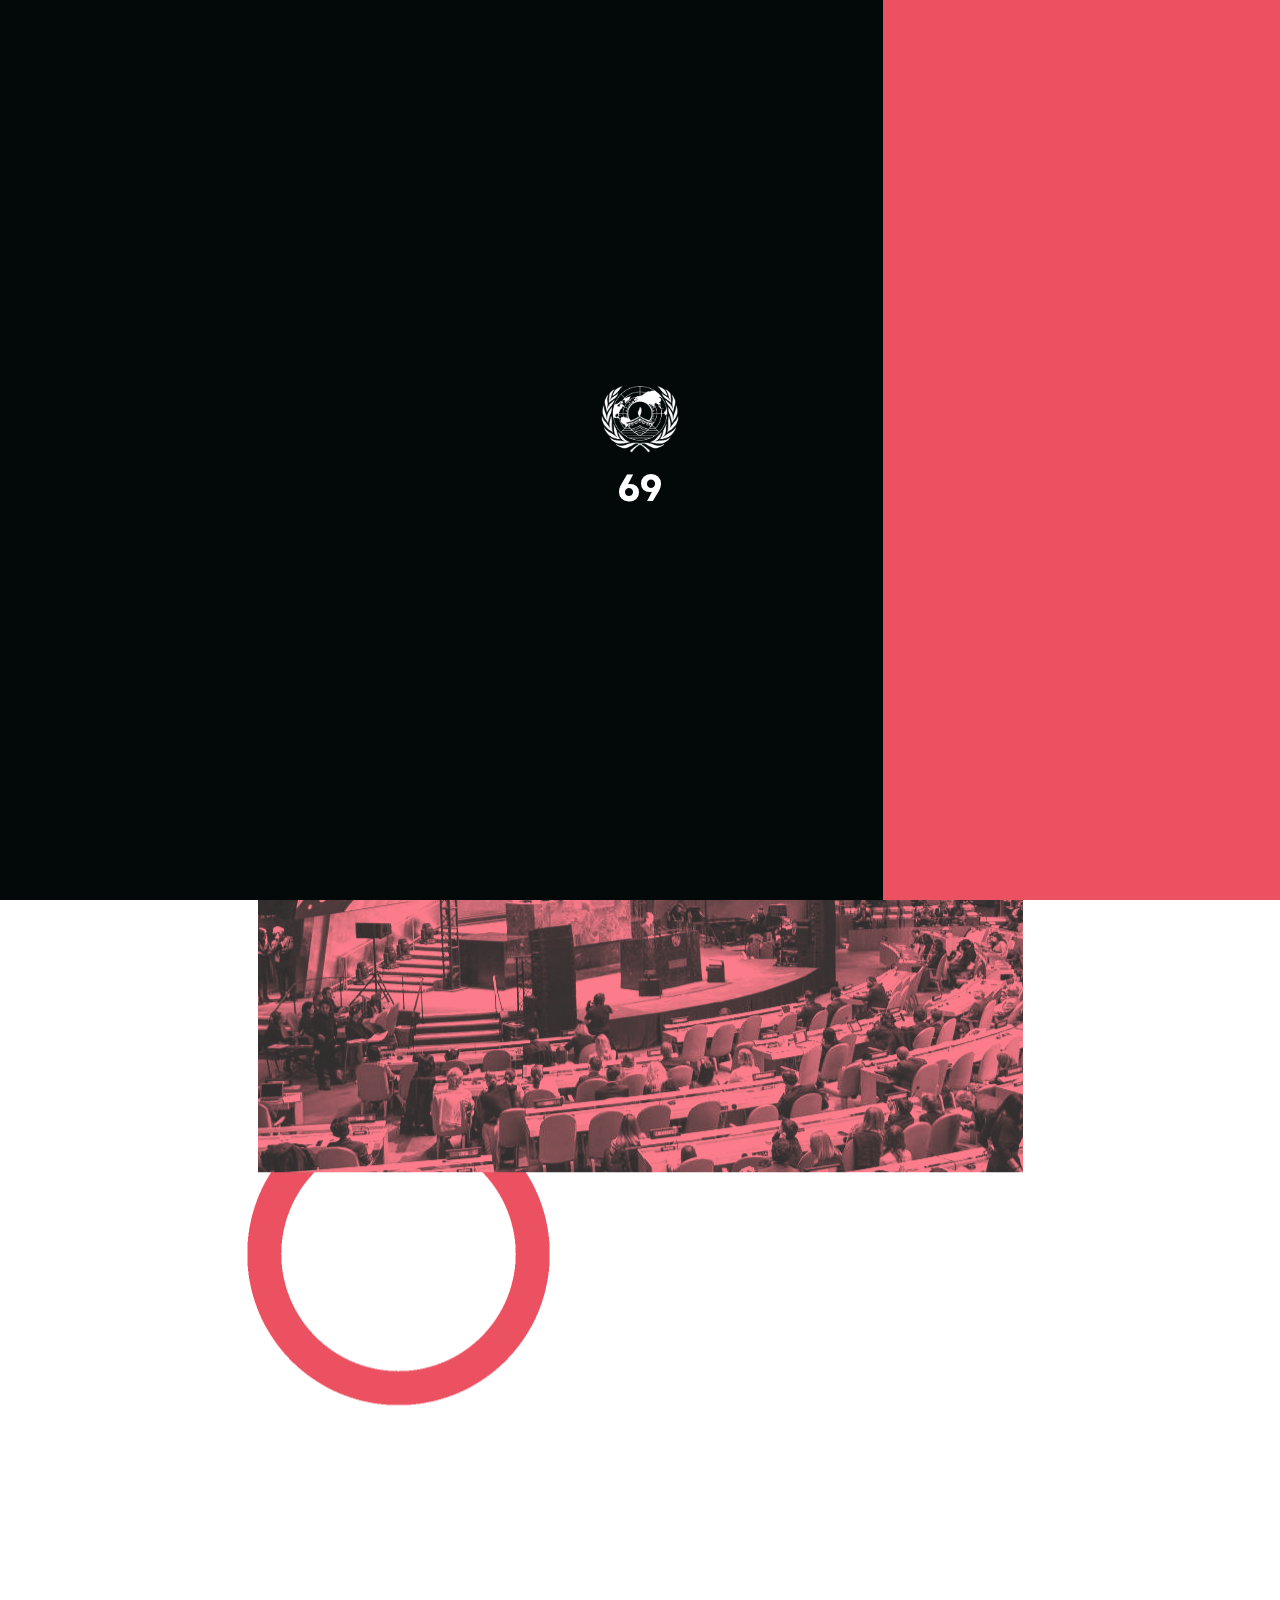
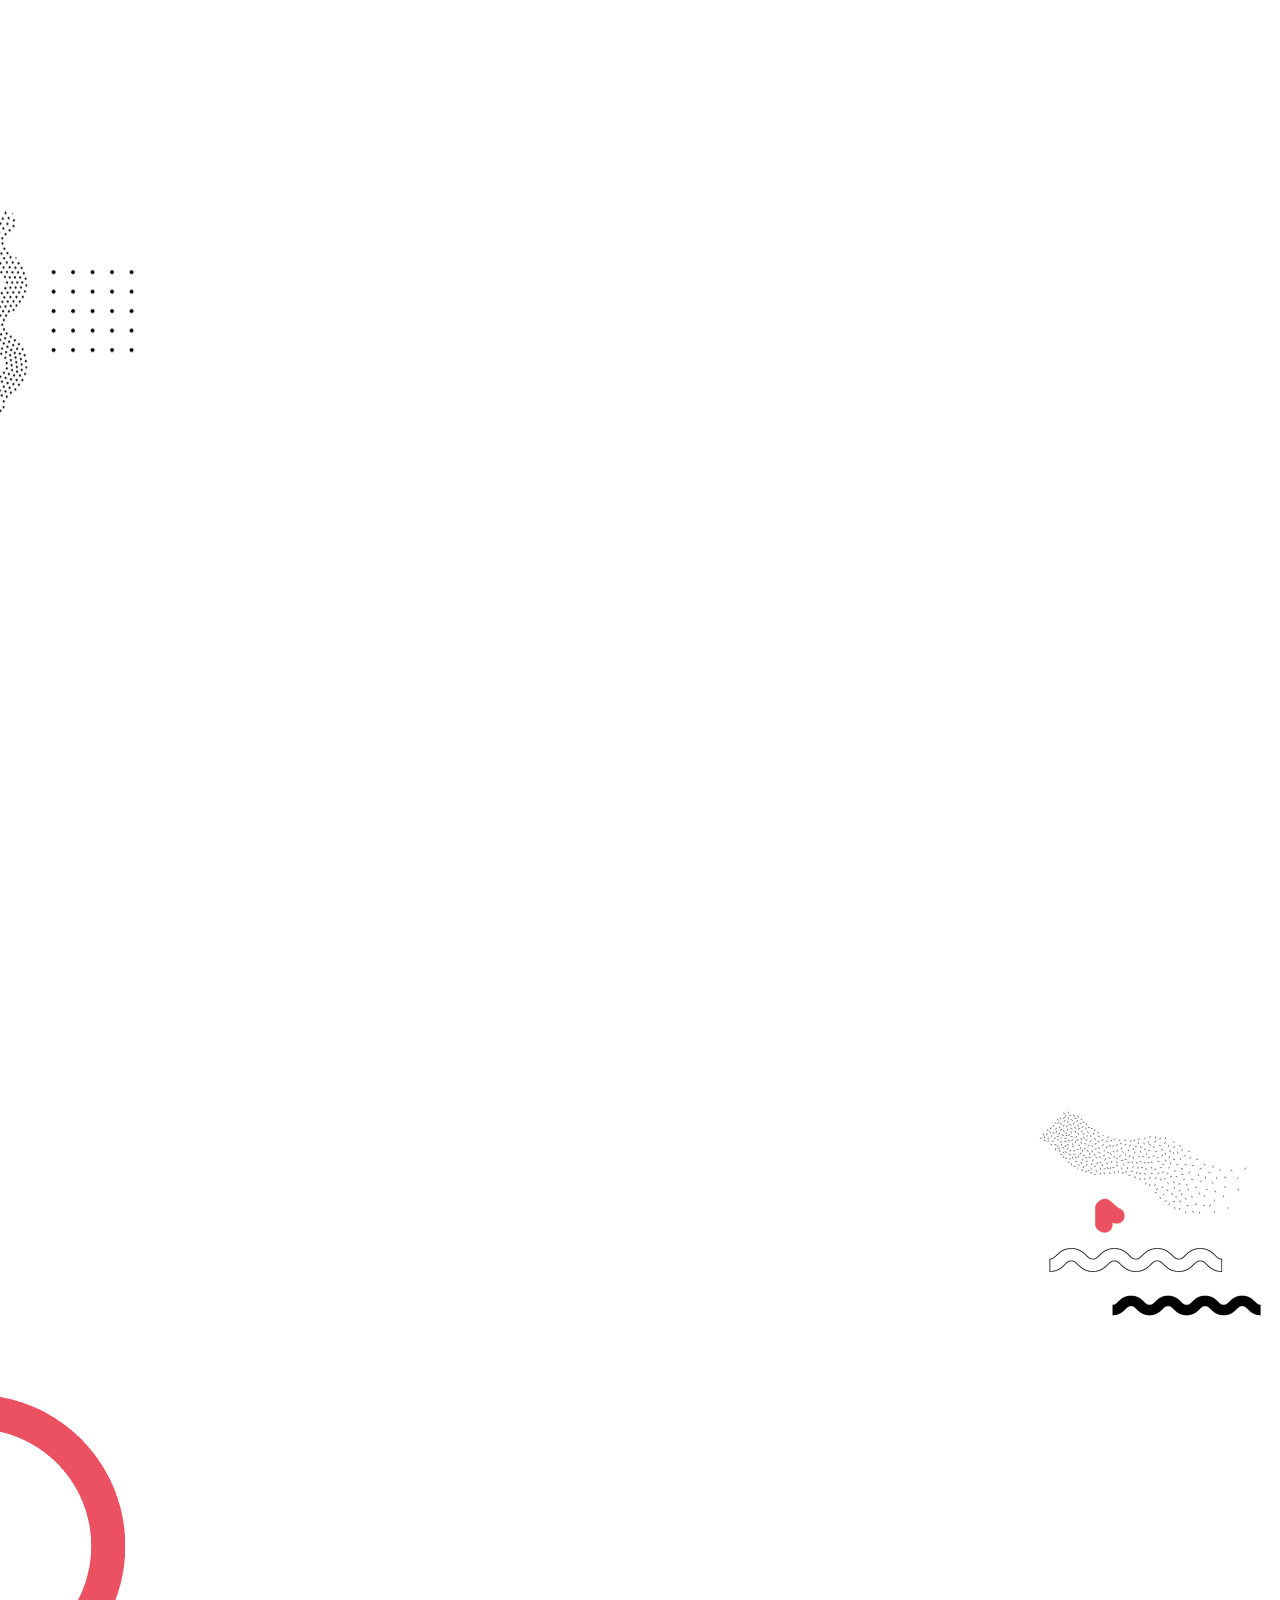
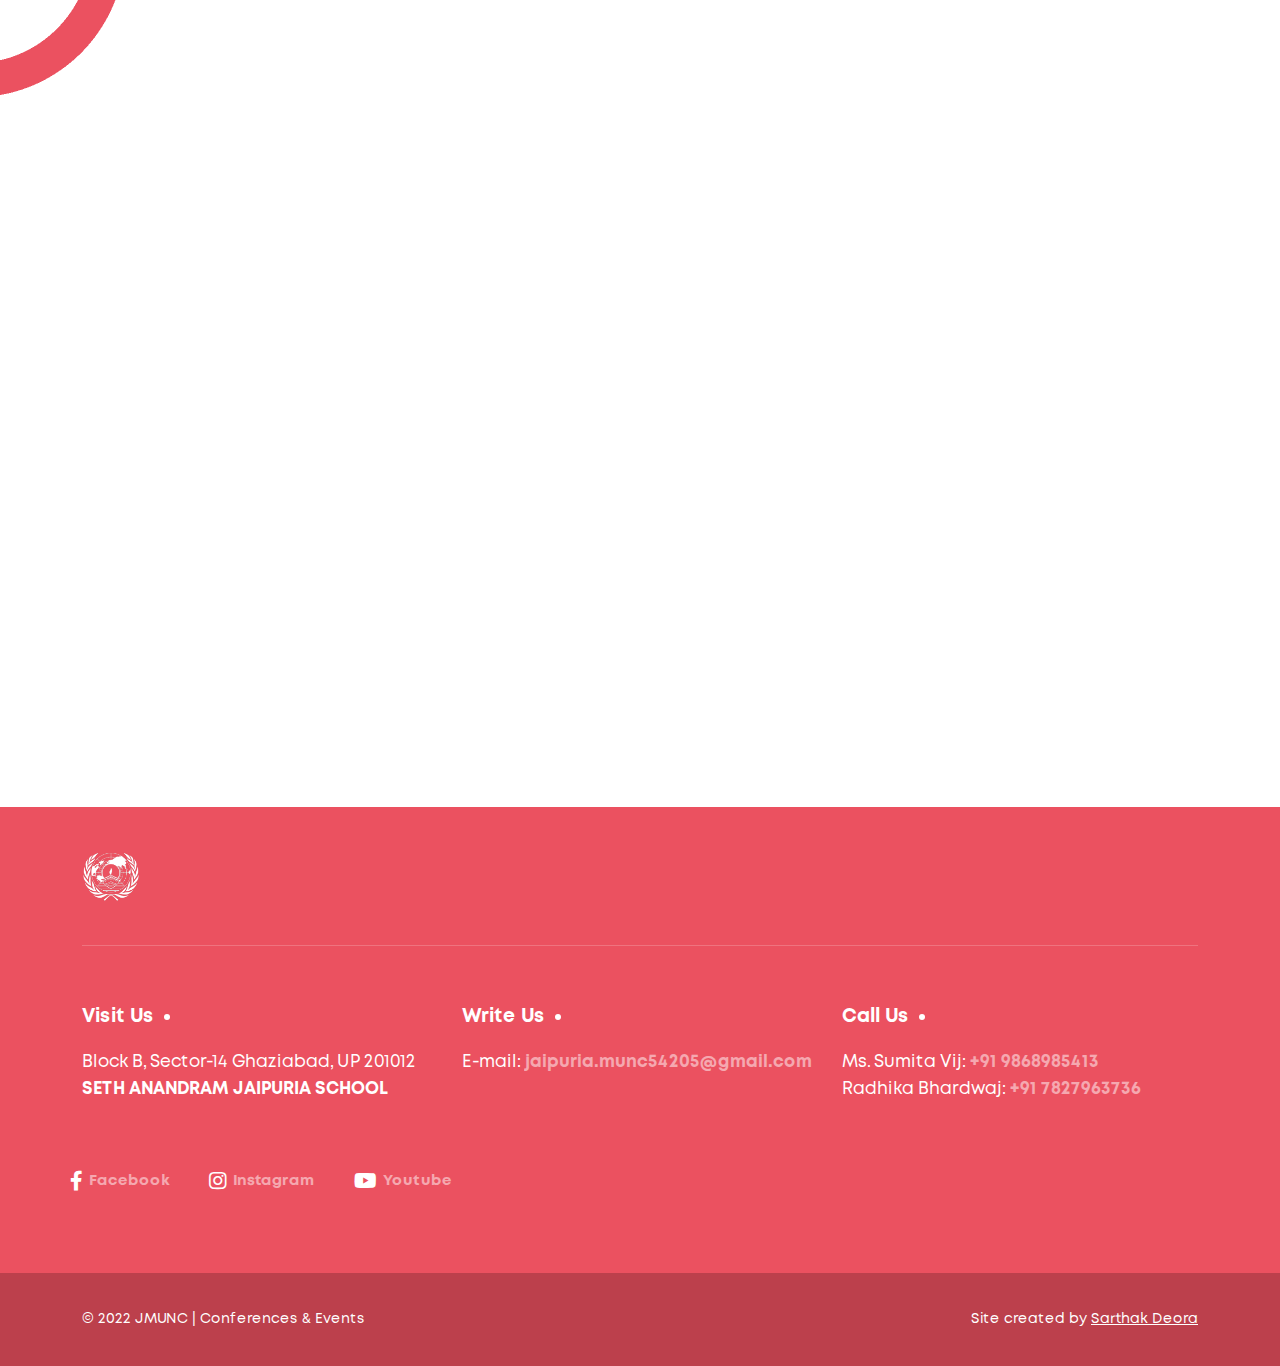
<file: UNICEF.html>
<!doctype html>
<html lang="en">

<head>
  <meta charset="utf-8">
  <meta name="viewport" content="width=device-width, initial-scale=1, shrink-to-fit=no">
  <meta name="theme-color" content="#F8669E" />
  <title>JMUNC-22 | UNICEF</title>
  <meta name="author" content="Jaipuria">
  <meta name="description" content="Jaipuria Model United Nations Conference">
  <meta name="keywords" content="jmunc, mun. jaipuria, cyber crew, cc">

  <!-- SOCIAL MEDIA META -->
  <meta property="og:description" content="JMUNC-22">
  <meta property="og:image" content="images/JMUN-LOGO-COLOR.png">
  <meta property="og:site_name" content="JMUNC">
  <meta property="og:title" content="JMUNC-22">
  <meta property="og:type" content="website">
  <!-- <meta property="og:url" content="http://www.themezinho.net/aventer"> -->

  <!-- TWITTER META -->


  <!-- FAVICON FILES -->
  <link href="images/JMUN-LOGO-COLOR.png" rel="apple-touch-icon" sizes="144x144">
  <link href="images/JMUN-LOGO-COLOR.png" rel="apple-touch-icon" sizes="114x114">
  <link href="images/JMUN-LOGO-COLOR.png" rel="apple-touch-icon" sizes="72x72">
  <link href="images/JMUN-LOGO-COLOR.png" rel="apple-touch-icon">
  <link href="images/JMUN-LOGO.png" rel="shortcut icon">

  <!-- CSS FILES -->
  <link rel="stylesheet" href="css/fontawesome.min.css">
  <link rel="stylesheet" href="css/swiper.min.css">
  <link rel="stylesheet" href="css/fancybox.min.css">
  <link rel="stylesheet" href="css/bootstrap.min.css">
  <link rel="stylesheet" href="css/style.css">
</head>

<body>
  <div class="preloader">
    <div class="inner">
      <figure><img src="images/JMUN-LOGO.png" alt="Image"></figure>
      <div class="percentage" id="percentage">0</div>
    </div>
    <!-- end inner -->
    <div class="loader-progress" id="loader-progress"> </div>
    <!-- end loader-progress -->
    <svg viewBox="0 0 1920 1080" preserveAspectRatio="none" version="1.1">
      <path d="M-4.5,1080H1920V0H0c-10.2,134.8,0.1,311.5,0,541C-0.1,769.5,0,948-4.5,1080z"></path>
    </svg>
  </div>
  <!-- end preloader -->
  <div class="page-transition">
    <svg viewBox="0 0 1920 1080" preserveAspectRatio="none" version="1.1">
      <path d="M540,1080H0V0h540c-40.28,124.78-85.13,311.48-85,541C455.13,769.53,499.81,955.48,540,1080z"></path>
    </svg>
  </div>
  <!-- end page-transition -->
  <div class="smooth-scroll">
    <aside class="mobile-menu">
      <svg viewBox="0 0 600 1080" preserveAspectRatio="none" version="1.1">
        <path d="M540,1080H0V0h540c0,179.85,0,359.7,0,539.54C540,719.7,540,899.85,540,1080z"></path>
      </svg>
      <div class="inner">
        <div class="site-menu">
          <ul>
            <li><a href="index.html">Home</a></li>
            <li><a href="events.html">Committees</a></li>
            <li><a href="speakers.html">Team</a></li>
            <!-- <li><a href="news.html">News</a></li> -->
            <li><a href="contact.html">Contact</a></li>
          </ul>
        </div>
        <!-- end site-menu -->
      </div>
      <!-- end inner -->
    </aside>
    <!-- end mobile-menu -->
    <aside class="side-widget">
      <svg viewBox="0 0 600 1080" preserveAspectRatio="none" version="1.1">
        <path d="M540,1080H0V0h540c0,179.85,0,359.7,0,539.54C540,719.7,540,899.85,540,1080z"></path>
      </svg>
      <div class="inner">
        <div class="widget">
          <figure><img src="images/chota-about.PNG" alt="Image"></figure>
          <h6 class="widget-title">ABOUT JMUNC</h6>
          <p>JMUNC '22 is a school-led initiative that deals with providing a platform to aspiring individuals to brush
            up their oratory skills and develop concrete conflict resolution skills. Get ready to bathe in the spirit of
            SAPIENTA | PAX | FRATERNITAS.</p>

        </div>
        <!-- end widget -->
      </div>
      <!-- end inner -->
    </aside>
    <div class="search-box">
      <svg viewBox="0 0 1920 1080" preserveAspectRatio="none" version="1.1">
        <path d="M540,1080H0V0h540c-40.28,124.78-85.13,311.48-85,541C455.13,769.53,499.81,955.48,540,1080z"></path>
      </svg>
      <div class="container">
        <div class="form">
          <h6>SEARCH</h6>
          <form>
            <input type="text" placeholder="Type here to find events">
            <input type="submit" value="FIND EVENT">
          </form>
          <div class="close-btn"> <span></span> <span></span> </div>
          <!-- end close-btn -->
        </div>
        <!-- end form -->
      </div>
      <!-- end container -->
    </div>
    <!-- end search-box -->
    <nav class="navbar" id="navbar">
      <div class="container">
        <div class="logo"> <a href="index.html"> <img src="images/JMUN-LOGO.png" alt="Image"> </a> </div>
        <!-- end logo -->
        <div class="site-menu">
          <ul>
            <li><a href="index.html">Home</a></li>
            <li><a href="events.html">Committees</a></li>
            <li><a href="speakers.html">Team</a></li>
            <!-- <li><a href="news.html">News</a></li> -->
            <li><a href="contact.html">Contact</a></li>
          </ul>
        </div>
        <!-- end site-menu -->
        <!-- <div class="search-button"> <img src="images/icon-search.svg" alt="Image"> </div> -->
        <!-- end search-button -->
        <div class="more-button"> <img src="images/icon-dots-more.svg" alt="Image"> </div>
        <!-- end more-button -->
        <div class="hamburger-menu">
          <button class="menu">
            <svg width="45" height="45" viewBox="0 0 100 100">
              <path class="line line1"
                d="M 20,29.000046 H 80.000231 C 80.000231,29.000046 94.498839,28.817352 94.532987,66.711331 94.543142,77.980673 90.966081,81.670246 85.259173,81.668997 79.552261,81.667751 75.000211,74.999942 75.000211,74.999942 L 25.000021,25.000058" />
              <path class="line line2" d="M 20,50 H 80" />
              <path class="line line3"
                d="M 20,70.999954 H 80.000231 C 80.000231,70.999954 94.498839,71.182648 94.532987,33.288669 94.543142,22.019327 90.966081,18.329754 85.259173,18.331003 79.552261,18.332249 75.000211,25.000058 75.000211,25.000058 L 25.000021,74.999942" />
            </svg>
          </button>
        </div>
        <!-- end hamburger-menu -->
        <div class="navbar-button"> <a target="_blank" href="https://linktr.ee/jaipuriamunc">
            <figure><img src="images/icon-navbar-button.png" alt="Image"></figure>
            Register
          </a> </div>
        <!-- end navbar-button -->
      </div>
      <!-- end container -->
    </nav>
    <!-- end navbar -->
    <div class="section-wrapper" data-scroll-section>
      <header class="page-header" data-background="images/page-header-bg.png">
        <div class="container">
          <div class="inner">

            <h2>UNICEF</h2>
          </div>
          <!-- end inner -->
        </div>
        <!-- end container -->
      </header>
      <!-- end page-header -->
      <section class="content-section">
        <span class="section-bg" data-background="images/section-bg06.png" data-scroll data-scroll-speed="2"></span>
        <!-- end section-bg -->
        <div class="container">
          <div class="row justify-content-center">
            <div class="col-12">
              <div data-scroll data-scroll-speed="0.5">
                <figure class="image-box center-image"> <img src="images/UNICEF.jpg" alt="Image"> </figure>
                <!-- image-box -->
              </div>
              <!-- end data-scroll -->
            </div>
            <!-- end col-12 -->
            <div class="col-xl-10">
              <div data-scroll data-scroll-speed="-0.5">
                <div class="event-detail-box">
                  <h3>United Nations Children’s Fund</h3>
                  <ul class="infos">
                    <li class="bold-agenda">
                      <!-- <figure><img src="images/icon-time.svg" alt="Image"></figure> -->
                      AGENDA<br>
                      Deliberation over increasing education for children in Lower & Middle-Income Countries (LMICs)
                      with emphasis on SDG 4.
                    </li>
                    <!-- <li>
                  <figure><img src="images/icon-host.svg" alt="Image" height="26"></figure>
                  99 Lawrence Ave.<br>
                  Canonsburg, PA 15317</li> -->
                    <li> <a target="_blank" href="https://linktr.ee/jaipuriamunc" class="custom-button"> <span
                          class="circle" aria-hidden="true"> <span class="icon arrow"></span> </span> <span
                          class="button-text">REGISTER </span></a> </li>
                  </ul>
                  <!-- end infos -->
                  <p>
                    UNICEF, originally called the United Nations International Children's Emergency Fund, now officially
                    United Nations Children's Fund, is an agency of the United Nations responsible for providing
                    humanitarian and developmental aid to children worldwide. The agency is among the most widespread
                    and recognizable social welfare organisations in the world, with a presence in 192 countries and
                    territories. UNICEF's activities include providing immunizations and disease prevention,
                    administering treatment for children and mothers with HIV, enhancing childhood and maternal
                    nutrition, improving sanitation, promoting education, and providing emergency relief in response to
                    disasters.


                  </p>
                </div>
                <!-- end event-detail-box -->
              </div>
              <!-- end data-scroll -->
            </div>
            <!-- end col-10 -->
            <div class="col-lg-12">

              <!-- end data-scroll -->
            </div>
            <!-- end col-12 -->
          </div>
          <!-- end row -->
        </div>
        <!-- end container -->
      </section>
      <!-- end content-section -->
      <section class="content-section">
        <span class="section-bg" data-background="images/section-bg04.png" data-scroll data-scroll-speed="2"></span>
        <!-- end section-bg -->
        <div class="container">
          <div class="row">
            <div class="col-12">
              <div data-scroll data-scroll-speed="0.5">
                <div class="section-title">
                  <!-- <h6>EXECUTIVE BOARD</h6> -->
                  <h2>EXECUTIVE BOARD</h2>
                </div>
                <!-- end section-title -->
              </div>
              <!-- end data-scroll -->
            </div>
            <!-- end col-12 -->
            <div class="col-lg-12">
              <div data-scroll data-scroll-speed="-0.5">
                <div class="speaker-detail">
                  <figure class="image"> <img src="images/EB/kashish.jpg" alt="Image"> </figure>
                  <!-- end image -->
                  <div class="content-box">
                    <h4>Kashish Gumber</h4>
                    <small>Chairperson
                    </small>
                    <ul>

                      <li><strong>Instagram:</strong> <a style="text-decoration:none ;"
                          href="https://www.instagram.com/kashhhishhhh/">kashhhishhhh</a></li>
                    </ul>
                  </div>
                  <!-- end content-box -->
                </div>
                <br><br><br><br>
                <!-- end speaker-detail -->
              </div>
              <!-- end data-scroll -->
            </div>

            <div class="col-lg-12">
              <div data-scroll data-scroll-speed="-0.5">
                <div class="speaker-detail">
                  <figure class="image"> <img src="images/EB/radhika.jpg" alt="Image"> </figure>
                  <!-- end image -->
                  <div class="content-box">
                    <h4>Radhika Bhardwaj
                    </h4>
                    <small>Co-Moderator</small>
                    <ul>

                      <li><strong>Phone:</strong> <a style="text-decoration:none ;" href="callto:+91 9868985413">+91
                          9868985413</a></li>

                    </ul>
                  </div>
                  <!-- end content-box -->
                </div>
                <br><br><br><br>
                <!-- end speaker-detail -->
              </div>
              <!-- end data-scroll -->
            </div>
            <div class="col-lg-12">
              <div data-scroll data-scroll-speed="-0.5">
                <div class="speaker-detail">
                  <figure class="image"> <img src="images/EB/santushti.jpg" alt="Image"> </figure>
                  <!-- end image -->
                  <div class="content-box">
                    <h4>Santushti Rai</h4>
                    <small>Rapporteur</small>
                    <ul>

                      <li><strong>Instagram:</strong> <a style="text-decoration:none ;"
                          href="https://www.instagram.com/santushtiiirai/">santushtiiirai</a></li>

                    </ul>
                  </div>
                  <!-- end content-box -->
                </div>
                <!-- end speaker-detail -->
              </div>
              <!-- end data-scroll -->
            </div>
            <!-- end col-12 -->
          </div>
          <!-- end row -->
        </div>
        <!-- end container -->
      </section>
      <!-- end content-section -->

      <!-- end content-section -->
      <footer class="footer">
        <div class="container">
          <div class="row">
            <div class="col-12">
              <div class="footer-bar">
                <div class="logo"> <img src="images/JMUN-LOGO.png" alt="Image"> </div>
                <!-- end logo -->

                <!-- end phone-box -->
              </div>
              <!-- end footer-bar -->
            </div>
            <!-- end col-12 -->

            <!-- end col-12 -->
            <div class="col-lg-4 col-md-6">
              <div class="footer-widget">
                <h6 class="widget-title">Visit Us</h6>
                <p>Block B, Sector-14
                  Ghaziabad, UP
                  201012<strong> <br> SETH ANANDRAM JAIPURIA SCHOOL</strong></p>
              </div>
              <!-- end footer-widget -->
            </div>
            <!-- end col-4 -->
            <div class="col-lg-4 col-md-6">
              <div class="footer-widget">
                <h6 class="widget-title">Write Us</h6>
                <p>E-mail: <a href="mailto:jaipuria.munc54205@gmail.com">jaipuria.munc54205@gmail.com</a></p>
              </div>
              <!-- end footer-widget -->
            </div>
            <!-- end col-4 -->
            <div class="col-lg-4">
              <div class="footer-widget">
                <h6 class="widget-title">Call Us</h6>
                <p>Ms. Sumita Vij: <a href="callto:+91 9868985413">+91 9868985413</a> <br>Radhika Bhardwaj: <a
                    href="callto:7827963736">+91 7827963736</a> <br>
                </p>
              </div>
              <!-- end footer-widget -->
            </div>
            <ul class="social-media">
              <li><a href="https://www.facebook.com/jaipuriamunc/"><i class="fab fa-facebook-f"></i>
                  <span>Facebook</span></a></li>
              <li><a href="https://www.instagram.com/jaipuria.munc/"><i class="fab fa-instagram"></i>
                  <span>Instagram</span></a></li>
              <li><a href="https://m.youtube.com/c/SethAnandramJaipuriaSchoolGhaziabad"><i class="fab fa-youtube"></i>
                  <span>Youtube</span></a></li>
            </ul>
            <!-- end col-4 -->
          </div>
          <!-- end row -->
        </div>
        <!-- end container -->
        <div class="bottom-bar">
          <div class="container"> <span class="copyright">© 2022 JMUNC | Conferences & Events</span> <span
              class="creation">Site created by <a href="https://www.instagram.com/sarrthakdeoraa/">Sarthak
                Deora</a></span> </div>
          <!-- end container -->
        </div>
        <!-- end bottom-bar -->
      </footer>
      <!-- end footer -->
    </div>
    <!-- end smooth-scroll -->
  </div>
  <!-- end section-wrapper -->

  <!-- JS FILES -->
  <script src="js/jquery.min.js"></script>
  <script src="js/bootstrap.min.js"></script>
  <script src="js/swiper.min.js"></script>
  <script src="js/fancybox.min.js"></script>
  <script src="js/isotope.min.js"></script>
  <script src="js/gsap.min.js"></script>
  <script src="js/locomotive-scroll.min.js"></script>
  <script src="js/ScrollTrigger.min.js"></script>
  <script src="js/scripts.js"></script>
</body>

</html>
</file>
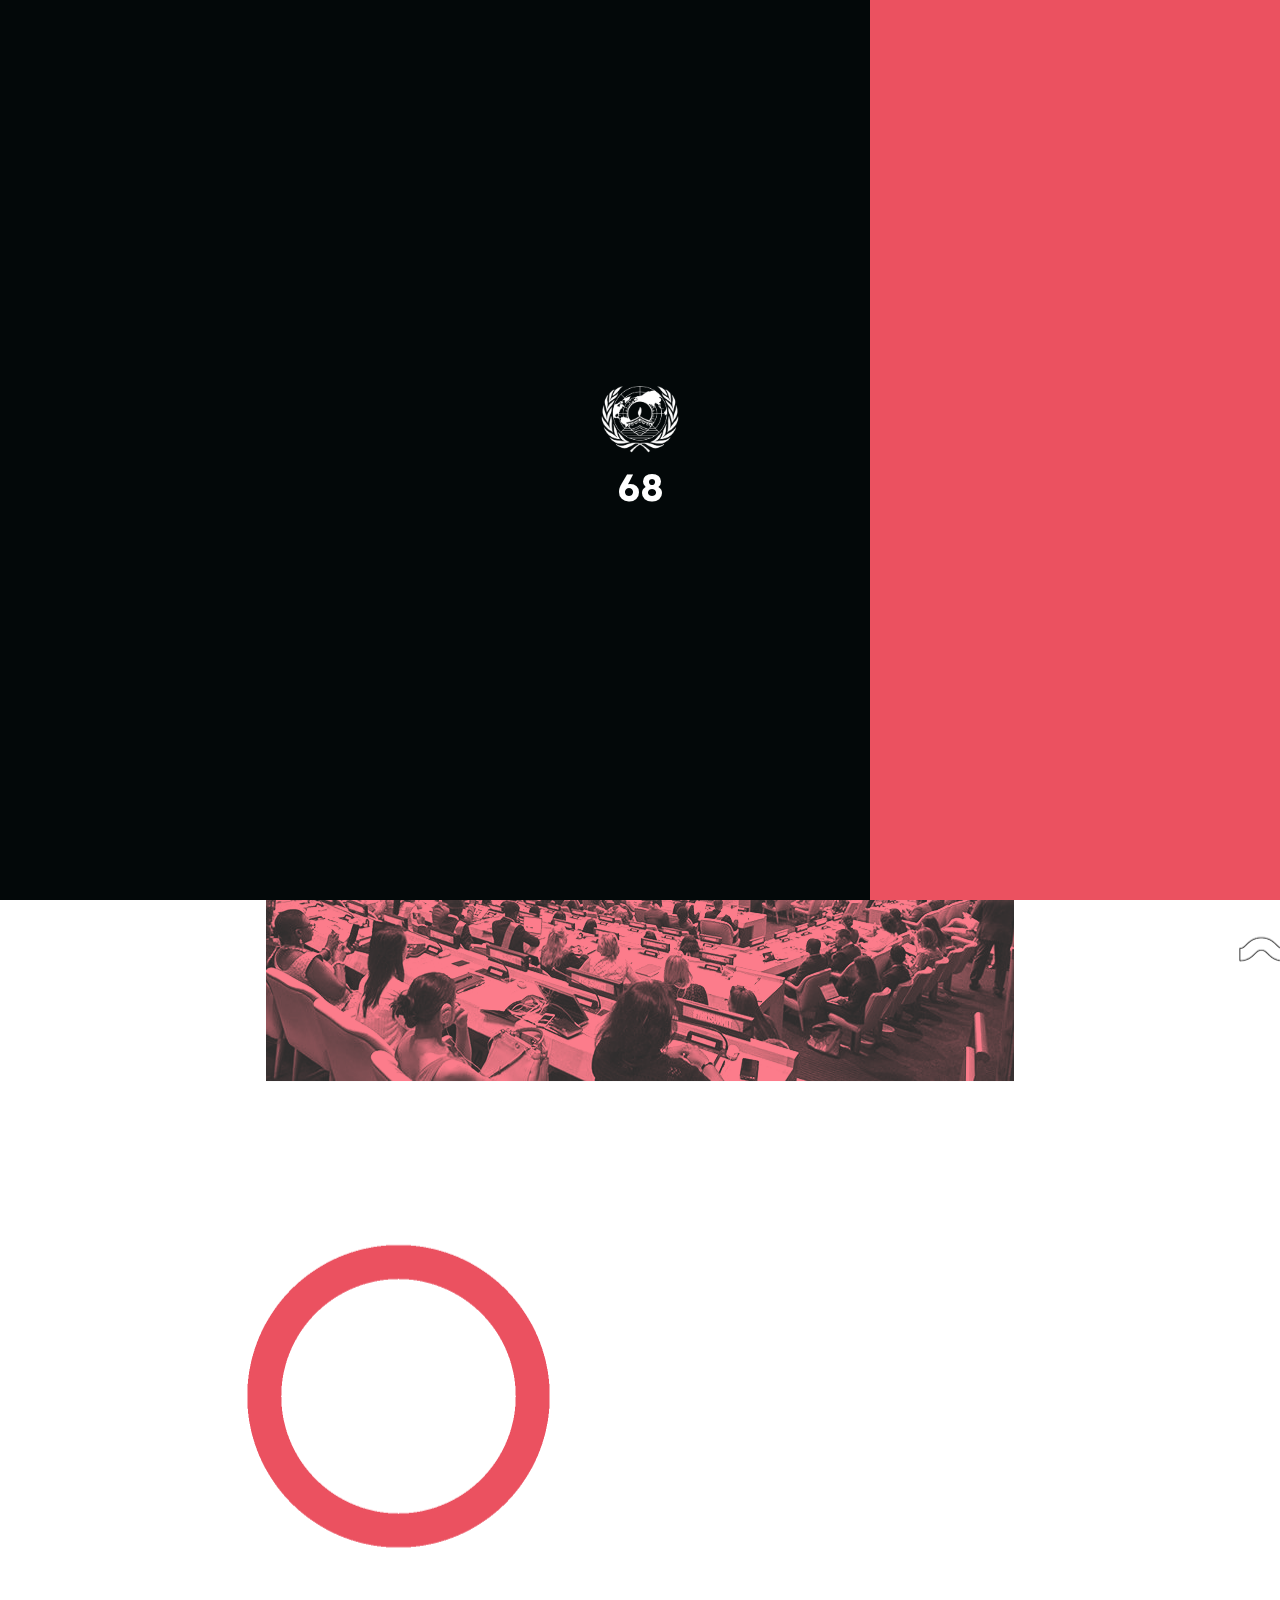
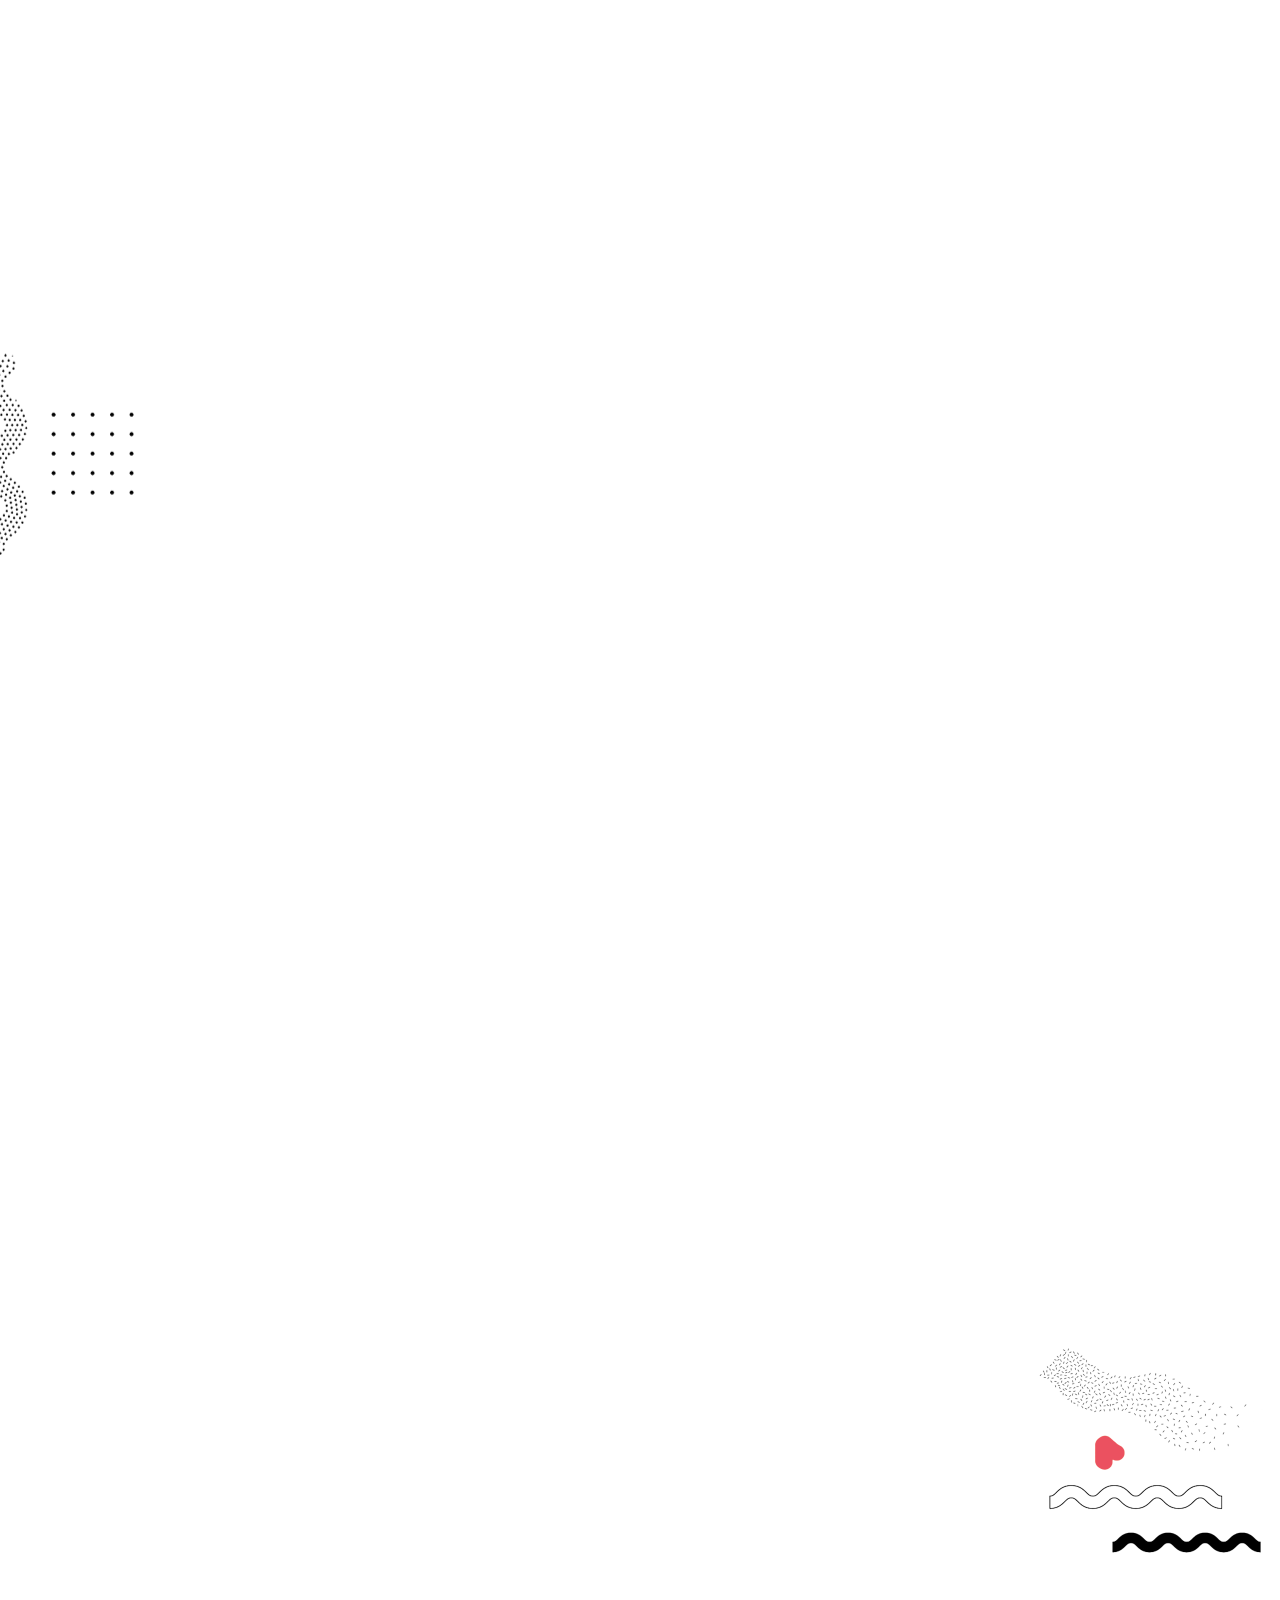
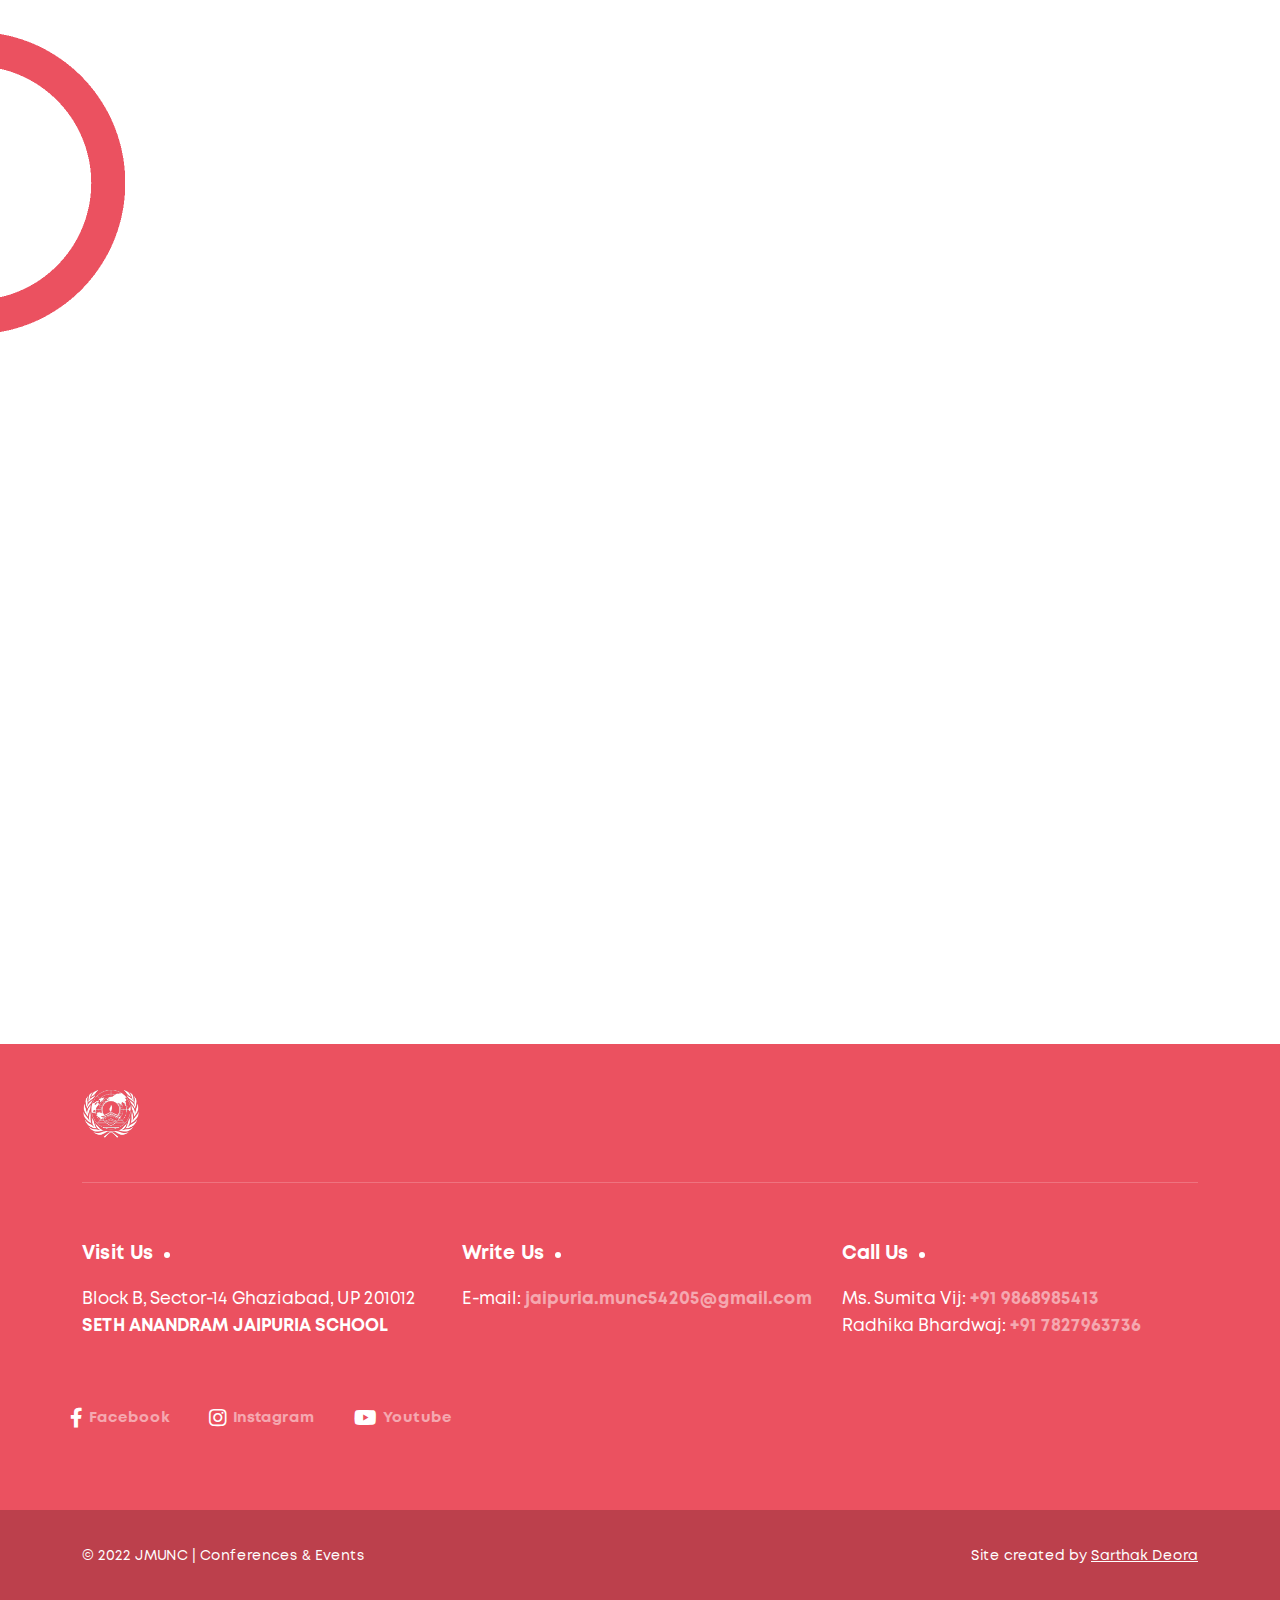
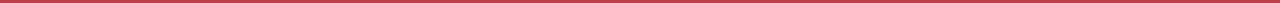
<file: united-nations-human-rights-council.html>
<!doctype html>
<html lang="en">

<head>
  <meta charset="utf-8">
  <meta name="viewport" content="width=device-width, initial-scale=1, shrink-to-fit=no">
  <meta name="theme-color" content="#F8669E" />
  <title>JMUNC-22 | UNHRC</title>
  <meta name="author" content="Jaipuria">
  <meta name="description" content="Jaipuria Model United Nations Conference">
  <meta name="keywords" content="jmunc, mun. jaipuria, cyber crew, cc">

  <!-- SOCIAL MEDIA META -->
  <meta property="og:description" content="JMUNC-22">
  <meta property="og:image" content="images/JMUN-LOGO-COLOR.png">
  <meta property="og:site_name" content="JMUNC">
  <meta property="og:title" content="JMUNC-22">
  <meta property="og:type" content="website">
  <!-- <meta property="og:url" content="http://www.themezinho.net/aventer"> -->

  <!-- TWITTER META -->


  <!-- FAVICON FILES -->
  <link href="images/JMUN-LOGO-COLOR.png" rel="apple-touch-icon" sizes="144x144">
  <link href="images/JMUN-LOGO-COLOR.png" rel="apple-touch-icon" sizes="114x114">
  <link href="images/JMUN-LOGO-COLOR.png" rel="apple-touch-icon" sizes="72x72">
  <link href="images/JMUN-LOGO-COLOR.png" rel="apple-touch-icon">
  <link href="images/JMUN-LOGO.png" rel="shortcut icon">

  <!-- CSS FILES -->
  <link rel="stylesheet" href="css/fontawesome.min.css">
  <link rel="stylesheet" href="css/swiper.min.css">
  <link rel="stylesheet" href="css/fancybox.min.css">
  <link rel="stylesheet" href="css/bootstrap.min.css">
  <link rel="stylesheet" href="css/style.css">
</head>

<body>
  <div class="preloader">
    <div class="inner">
      <figure><img src="images/JMUN-LOGO.png" alt="Image"></figure>
      <div class="percentage" id="percentage">0</div>
    </div>
    <!-- end inner -->
    <div class="loader-progress" id="loader-progress"> </div>
    <!-- end loader-progress -->
    <svg viewBox="0 0 1920 1080" preserveAspectRatio="none" version="1.1">
      <path d="M-4.5,1080H1920V0H0c-10.2,134.8,0.1,311.5,0,541C-0.1,769.5,0,948-4.5,1080z"></path>
    </svg>
  </div>
  <!-- end preloader -->
  <div class="page-transition">
    <svg viewBox="0 0 1920 1080" preserveAspectRatio="none" version="1.1">
      <path d="M540,1080H0V0h540c-40.28,124.78-85.13,311.48-85,541C455.13,769.53,499.81,955.48,540,1080z"></path>
    </svg>
  </div>
  <!-- end page-transition -->
  <div class="smooth-scroll">
    <aside class="mobile-menu">
      <svg viewBox="0 0 600 1080" preserveAspectRatio="none" version="1.1">
        <path d="M540,1080H0V0h540c0,179.85,0,359.7,0,539.54C540,719.7,540,899.85,540,1080z"></path>
      </svg>
      <div class="inner">
        <div class="site-menu">
          <ul>
            <li><a href="index.html">Home</a></li>
            <li><a href="events.html">Committees</a></li>
            <li><a href="speakers.html">Team</a></li>
            <!-- <li><a href="news.html">News</a></li> -->
            <li><a href="contact.html">Contact</a></li>
          </ul>
        </div>
        <!-- end site-menu -->
      </div>
      <!-- end inner -->
    </aside>
    <!-- end mobile-menu -->
    <aside class="side-widget">
      <svg viewBox="0 0 600 1080" preserveAspectRatio="none" version="1.1">
        <path d="M540,1080H0V0h540c0,179.85,0,359.7,0,539.54C540,719.7,540,899.85,540,1080z"></path>
      </svg>
      <div class="inner">
        <div class="widget">
          <figure><img src="images/chota-about.PNG" alt="Image"></figure>
          <h6 class="widget-title">ABOUT JMUNC</h6>
          <p>JMUNC '22 is a school-led initiative that deals with providing a platform to aspiring individuals to brush
            up their oratory skills and develop concrete conflict resolution skills. Get ready to bathe in the spirit of
            SAPIENTA | PAX | FRATERNITAS.</p>

        </div>
        <!-- end widget -->
      </div>
      <!-- end inner -->
    </aside>
    <div class="search-box">
      <svg viewBox="0 0 1920 1080" preserveAspectRatio="none" version="1.1">
        <path d="M540,1080H0V0h540c-40.28,124.78-85.13,311.48-85,541C455.13,769.53,499.81,955.48,540,1080z"></path>
      </svg>
      <div class="container">
        <div class="form">
          <h6>SEARCH</h6>
          <form>
            <input type="text" placeholder="Type here to find events">
            <input type="submit" value="FIND EVENT">
          </form>
          <div class="close-btn"> <span></span> <span></span> </div>
          <!-- end close-btn -->
        </div>
        <!-- end form -->
      </div>
      <!-- end container -->
    </div>
    <!-- end search-box -->
    <nav class="navbar" id="navbar">
      <div class="container">
        <div class="logo"> <a href="index.html"> <img src="images/JMUN-LOGO.png" alt="Image"> </a> </div>
        <!-- end logo -->
        <div class="site-menu">
          <ul>
            <li><a href="index.html">Home</a></li>
            <li><a href="events.html">Committees</a></li>
            <li><a href="speakers.html">Team</a></li>
            <!-- <li><a href="news.html">News</a></li> -->
            <li><a href="contact.html">Contact</a></li>
          </ul>
        </div>
        <!-- end site-menu -->
        <!-- <div class="search-button"> <img src="images/icon-search.svg" alt="Image"> </div> -->
        <!-- end search-button -->
        <div class="more-button"> <img src="images/icon-dots-more.svg" alt="Image"> </div>
        <!-- end more-button -->
        <div class="hamburger-menu">
          <button class="menu">
            <svg width="45" height="45" viewBox="0 0 100 100">
              <path class="line line1"
                d="M 20,29.000046 H 80.000231 C 80.000231,29.000046 94.498839,28.817352 94.532987,66.711331 94.543142,77.980673 90.966081,81.670246 85.259173,81.668997 79.552261,81.667751 75.000211,74.999942 75.000211,74.999942 L 25.000021,25.000058" />
              <path class="line line2" d="M 20,50 H 80" />
              <path class="line line3"
                d="M 20,70.999954 H 80.000231 C 80.000231,70.999954 94.498839,71.182648 94.532987,33.288669 94.543142,22.019327 90.966081,18.329754 85.259173,18.331003 79.552261,18.332249 75.000211,25.000058 75.000211,25.000058 L 25.000021,74.999942" />
            </svg>
          </button>
        </div>
        <!-- end hamburger-menu -->
        <div class="navbar-button"> <a target="_blank" href="https://linktr.ee/jaipuriamunc">
            <figure><img src="images/icon-navbar-button.png" alt="Image"></figure>
            Register
          </a> </div>
        <!-- end navbar-button -->
      </div>
      <!-- end container -->
    </nav>
    <!-- end navbar -->
    <div class="section-wrapper" data-scroll-section>
      <header class="page-header" data-background="images/page-header-bg.png">
        <div class="container">
          <div class="inner">

            <h2>UNHRC</h2>
          </div>
          <!-- end inner -->
        </div>
        <!-- end container -->
      </header>
      <!-- end page-header -->
      <section class="content-section">
        <span class="section-bg" data-background="images/section-bg06.png" data-scroll data-scroll-speed="2"></span>
        <!-- end section-bg -->
        <div class="container">
          <div class="row justify-content-center">
            <div class="col-12">
              <div data-scroll data-scroll-speed="0.5">
                <figure class="image-box center-image"> <img src="images/Human-rights.jpg" alt="Image"> </figure>
                <!-- image-box -->
              </div>
              <!-- end data-scroll -->
            </div>
            <!-- end col-12 -->
            <div class="col-xl-10">
              <div data-scroll data-scroll-speed="-0.5">
                <div class="event-detail-box">
                  <h3>United Nations Human Rights Council</h3>
                  <ul class="infos">
                    <li class="bold-agenda">
                      <!-- <figure><img src="images/icon-time.svg" alt="Image"></figure> -->
                      AGENDA<br>
                      Deliberation on the situation of ethnic minorities in the world with special emphasis on
                      Russian-Ukrainian War
                    </li>
                    <!-- <li>
                  <figure><img src="images/icon-host.svg" alt="Image" height="26"></figure>
                  99 Lawrence Ave.<br>
                  Canonsburg, PA 15317</li> -->
                    <li> <a target="_blank" href="https://linktr.ee/jaipuriamunc" class="custom-button"> <span
                          class="circle" aria-hidden="true"> <span class="icon arrow"></span> </span> <span
                          class="button-text">REGISTER </span></a> </li>
                  </ul>
                  <!-- end infos -->
                  <p>
                    The Human Rights Council is an inter-governmental body within the United Nations system which is
                    responsible for strengthening the promotion and protection of human rights around the globe and for
                    addressing situations of human rights violations and make recommendations on them.

                    <br><br>

                    It has the ability to discuss all thematic human rights issues and situations that require its
                    attention throughout the year. It meets at the UN Office at Geneva. The Council is made up of 47
                    United Nations Member States which are elected by the UN General Assembly. The Human Rights Council
                    replaced the former United Nations Commission on Human Rights. <br>

                    When creating the Human Rights Council in March 2006 the United Nations General Assembly decided
                    that the Council’s work and functioning should be reviewed five years after it had come into
                    existence at the level of the General Assembly. It primarily deals with the topics which revolve
                    around human rights violations.

                    <br><br>

                    UNHRC abides by the many different human rights conventions. UNHRC employs special rapporteurs and
                    working groups to keep states in check. These special rapporteurs and working groups investigate and
                    intervene in individual cases and emergency human rights cases. These special rapporteurs create
                    reports that are then published for the global community to view. It has the mandate to discuss all
                    issues related to Human Rights and situations that require its attention, resulting in resolutions
                    submitted to other UN bodies such as but not limited to the General Assembly and the Security
                    Council.



                  </p>
                </div>
                <!-- end event-detail-box -->
              </div>
              <!-- end data-scroll -->
            </div>
            <!-- end col-10 -->
            <div class="col-lg-12">

              <!-- end data-scroll -->
            </div>
            <!-- end col-12 -->
          </div>
          <!-- end row -->
        </div>
        <!-- end container -->
      </section>
      <!-- end content-section -->
      <section class="content-section">
        <span class="section-bg" data-background="images/section-bg04.png" data-scroll data-scroll-speed="2"></span>
        <!-- end section-bg -->
        <div class="container">
          <div class="row">
            <div class="col-12">
              <div data-scroll data-scroll-speed="0.5">
                <div class="section-title">
                  <!-- <h6>EXECUTIVE BOARD</h6> -->
                  <h2>EXECUTIVE BOARD</h2>
                </div>
                <!-- end section-title -->
              </div>
              <!-- end data-scroll -->
            </div>
            <!-- end col-12 -->
            <div class="col-lg-12">
              <div data-scroll data-scroll-speed="-0.5">
                <div class="speaker-detail">
                  <figure class="image"> <img src="images/EB/priyanshu.jpg" alt="Image"> </figure>
                  <!-- end image -->
                  <div class="content-box">
                    <h4>Priyanshu Grover</h4>
                    <small>President
                    </small>
                    <ul>

                      <li><strong>Instagram:</strong> <a style="text-decoration:none ;"
                          href="https://www.instagram.com/priyanshugrover_/">priyanshugrover_</a></li>
                    </ul>
                  </div>
                  <!-- end content-box -->
                </div>
                <br><br><br><br>
                <!-- end speaker-detail -->
              </div>
              <!-- end data-scroll -->
            </div>

            <div class="col-lg-12">
              <div data-scroll data-scroll-speed="-0.5">
                <div class="speaker-detail">
                  <figure class="image"> <img src="images/EB/lakhan.jpg" alt="Image"> </figure>
                  <!-- end image -->
                  <div class="content-box">
                    <h4>Lakhan Saddi
                    </h4>
                    <small>Vice-President</small>
                    <ul>

                      <li><strong>Phone:</strong> <a style="text-decoration:none ;"
                          href="https://www.instagram.com/fantastically___me/">fantastically___me</a></li>

                    </ul>
                  </div>
                  <!-- end content-box -->
                </div>
                <br><br><br><br>
                <!-- end speaker-detail -->
              </div>
              <!-- end data-scroll -->
            </div>
            <div class="col-lg-12">
              <div data-scroll data-scroll-speed="-0.5">
                <div class="speaker-detail">
                  <figure class="image"> <img src="images/EB/khushi.jpg" alt="Image"> </figure>
                  <!-- end image -->
                  <div class="content-box">
                    <h4>Khushi Bhatia</h4>
                    <small>Rapporteur</small>
                    <ul>

                      <li><strong>Instagram:</strong> <a style="text-decoration:none ;"
                          href="https://www.instagram.com/whykbwhy/">whykbwhy</a></li>

                    </ul>
                  </div>
                  <!-- end content-box -->
                </div>
                <!-- end speaker-detail -->
              </div>
              <!-- end data-scroll -->
            </div>
            <!-- end col-12 -->
          </div>
          <!-- end row -->
        </div>
        <!-- end container -->
      </section>
      <!-- end content-section -->

      <!-- end content-section -->
      <footer class="footer">
        <div class="container">
          <div class="row">
            <div class="col-12">
              <div class="footer-bar">
                <div class="logo"> <img src="images/JMUN-LOGO.png" alt="Image"> </div>
                <!-- end logo -->

                <!-- end phone-box -->
              </div>
              <!-- end footer-bar -->
            </div>
            <!-- end col-12 -->

            <!-- end col-12 -->
            <div class="col-lg-4 col-md-6">
              <div class="footer-widget">
                <h6 class="widget-title">Visit Us</h6>
                <p>Block B, Sector-14
                  Ghaziabad, UP
                  201012<strong> <br> SETH ANANDRAM JAIPURIA SCHOOL</strong></p>
              </div>
              <!-- end footer-widget -->
            </div>
            <!-- end col-4 -->
            <div class="col-lg-4 col-md-6">
              <div class="footer-widget">
                <h6 class="widget-title">Write Us</h6>
                <p>E-mail: <a href="mailto:jaipuria.munc54205@gmail.com">jaipuria.munc54205@gmail.com</a></p>
              </div>
              <!-- end footer-widget -->
            </div>
            <!-- end col-4 -->
            <div class="col-lg-4">
              <div class="footer-widget">
                <h6 class="widget-title">Call Us</h6>
                <p>Ms. Sumita Vij: <a href="callto:+91 9868985413">+91 9868985413</a> <br>Radhika Bhardwaj: <a
                    href="callto:7827963736">+91 7827963736</a> <br>
                </p>
              </div>
              <!-- end footer-widget -->
            </div>
            <ul class="social-media">
              <li><a href="https://www.facebook.com/jaipuriamunc/"><i class="fab fa-facebook-f"></i>
                  <span>Facebook</span></a></li>
              <li><a href="https://www.instagram.com/jaipuria.munc/"><i class="fab fa-instagram"></i>
                  <span>Instagram</span></a></li>
              <li><a href="https://m.youtube.com/c/SethAnandramJaipuriaSchoolGhaziabad"><i class="fab fa-youtube"></i>
                  <span>Youtube</span></a></li>
            </ul>
            <!-- end col-4 -->
          </div>
          <!-- end row -->
        </div>
        <!-- end container -->
        <div class="bottom-bar">
          <div class="container"> <span class="copyright">© 2022 JMUNC | Conferences & Events</span> <span
              class="creation">Site created by <a href="https://www.instagram.com/sarrthakdeoraa/">Sarthak
                Deora</a></span> </div>
          <!-- end container -->
        </div>
        <!-- end bottom-bar -->
      </footer>
      <!-- end footer -->
    </div>
    <!-- end smooth-scroll -->
  </div>
  <!-- end section-wrapper -->

  <!-- JS FILES -->
  <script src="js/jquery.min.js"></script>
  <script src="js/bootstrap.min.js"></script>
  <script src="js/swiper.min.js"></script>
  <script src="js/fancybox.min.js"></script>
  <script src="js/isotope.min.js"></script>
  <script src="js/gsap.min.js"></script>
  <script src="js/locomotive-scroll.min.js"></script>
  <script src="js/ScrollTrigger.min.js"></script>
  <script src="js/scripts.js"></script>
</body>

</html>
</file>
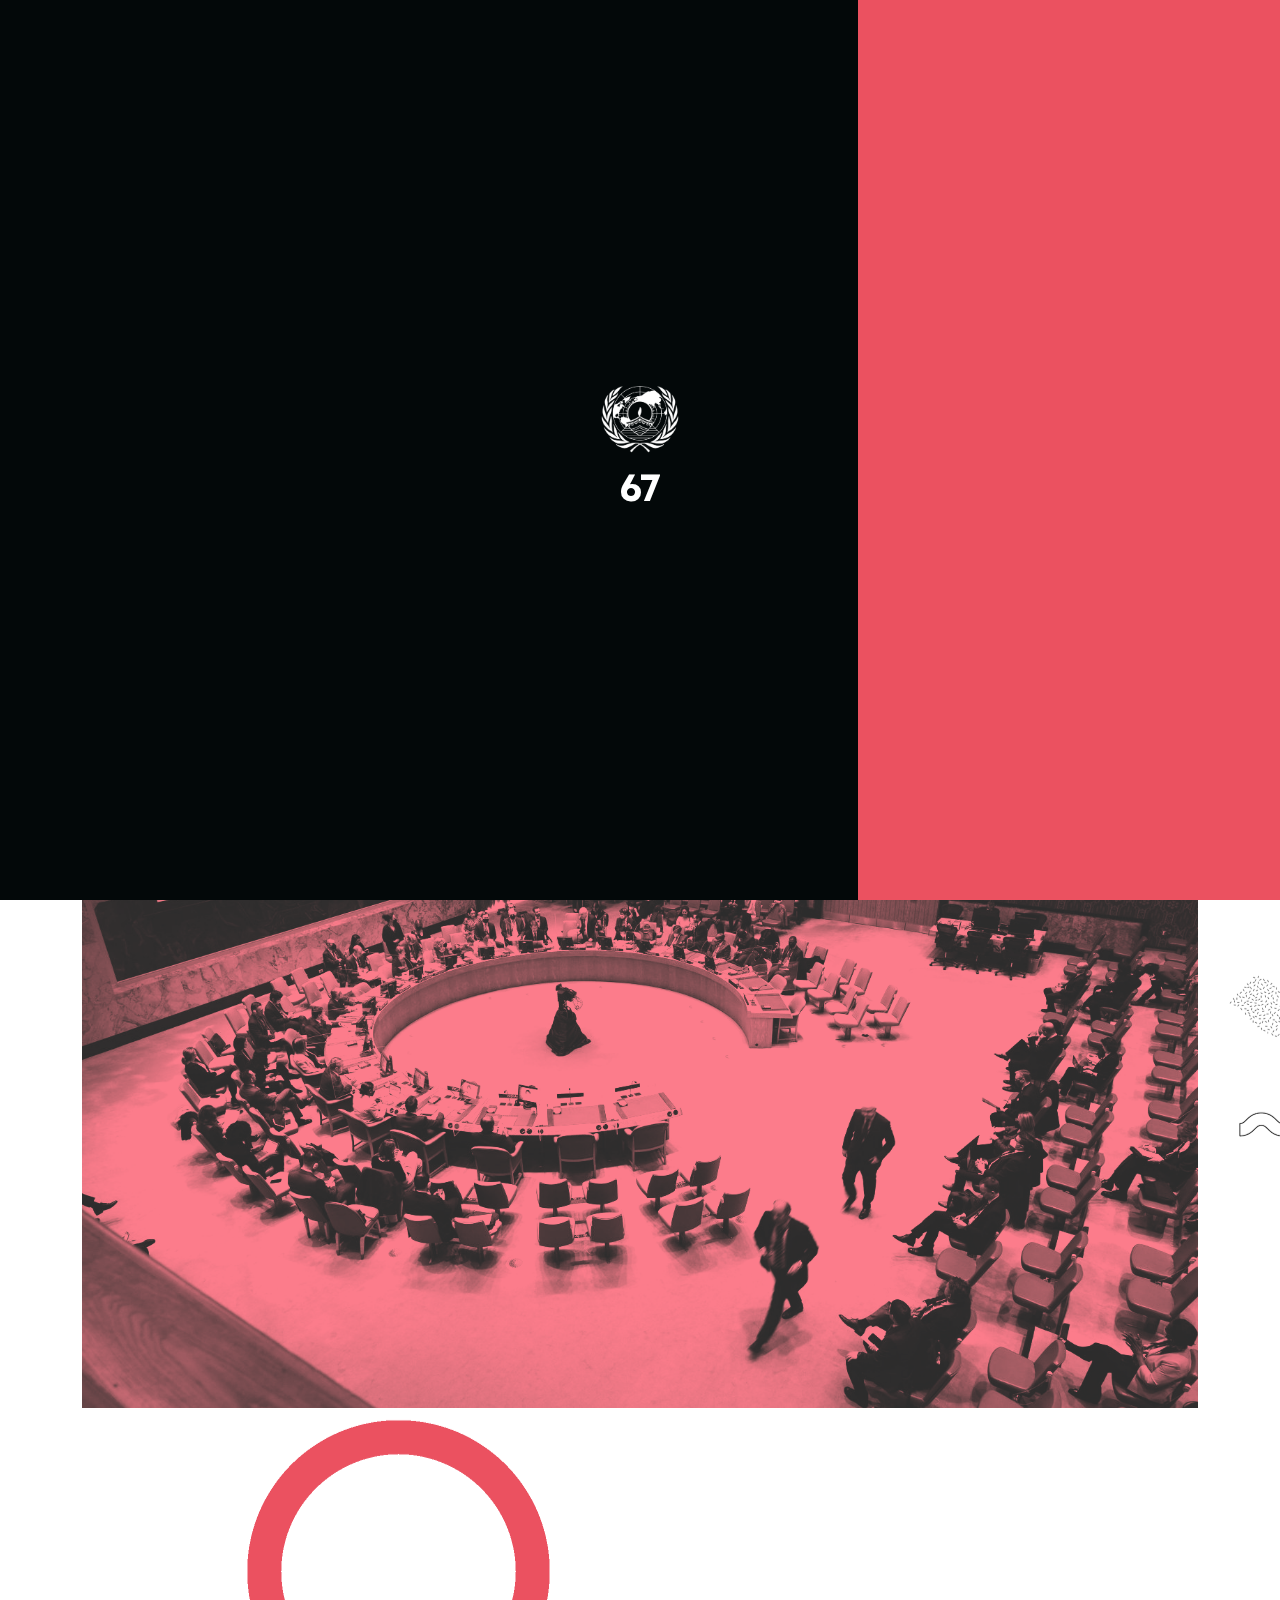
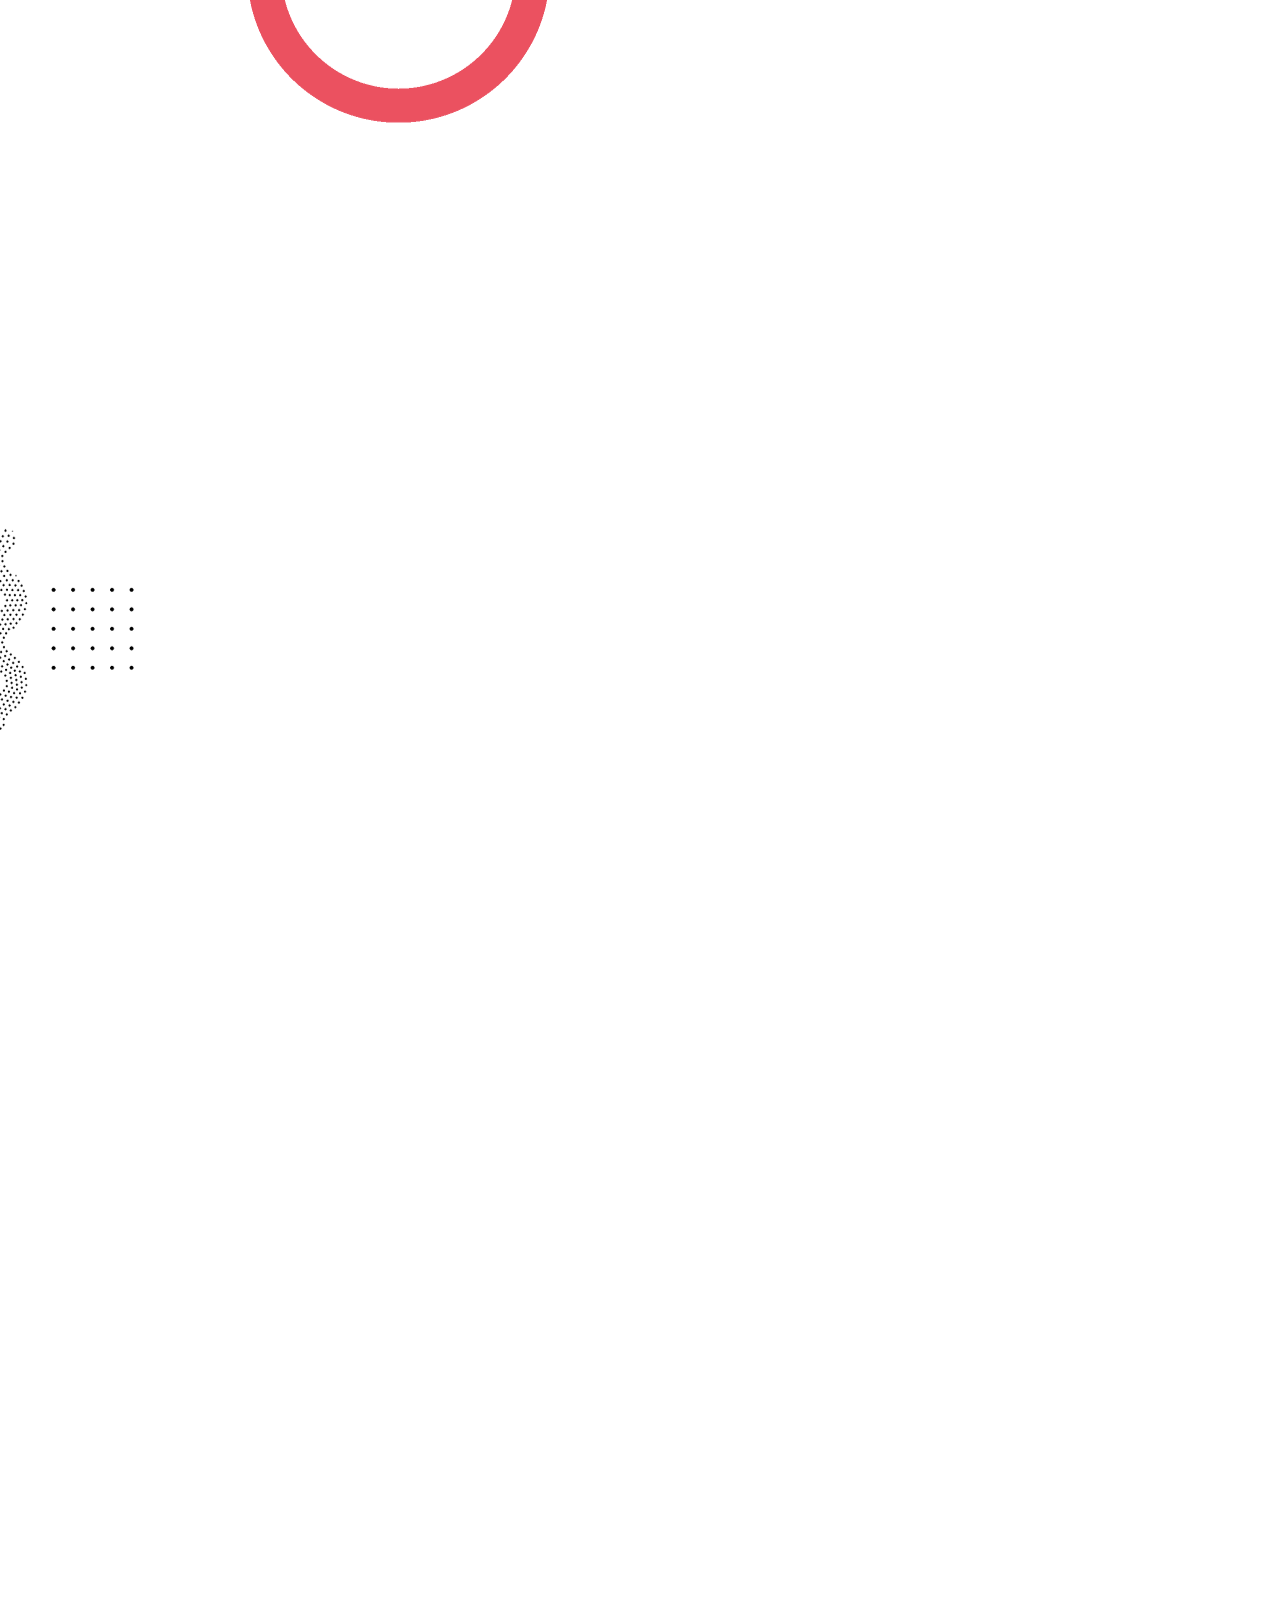
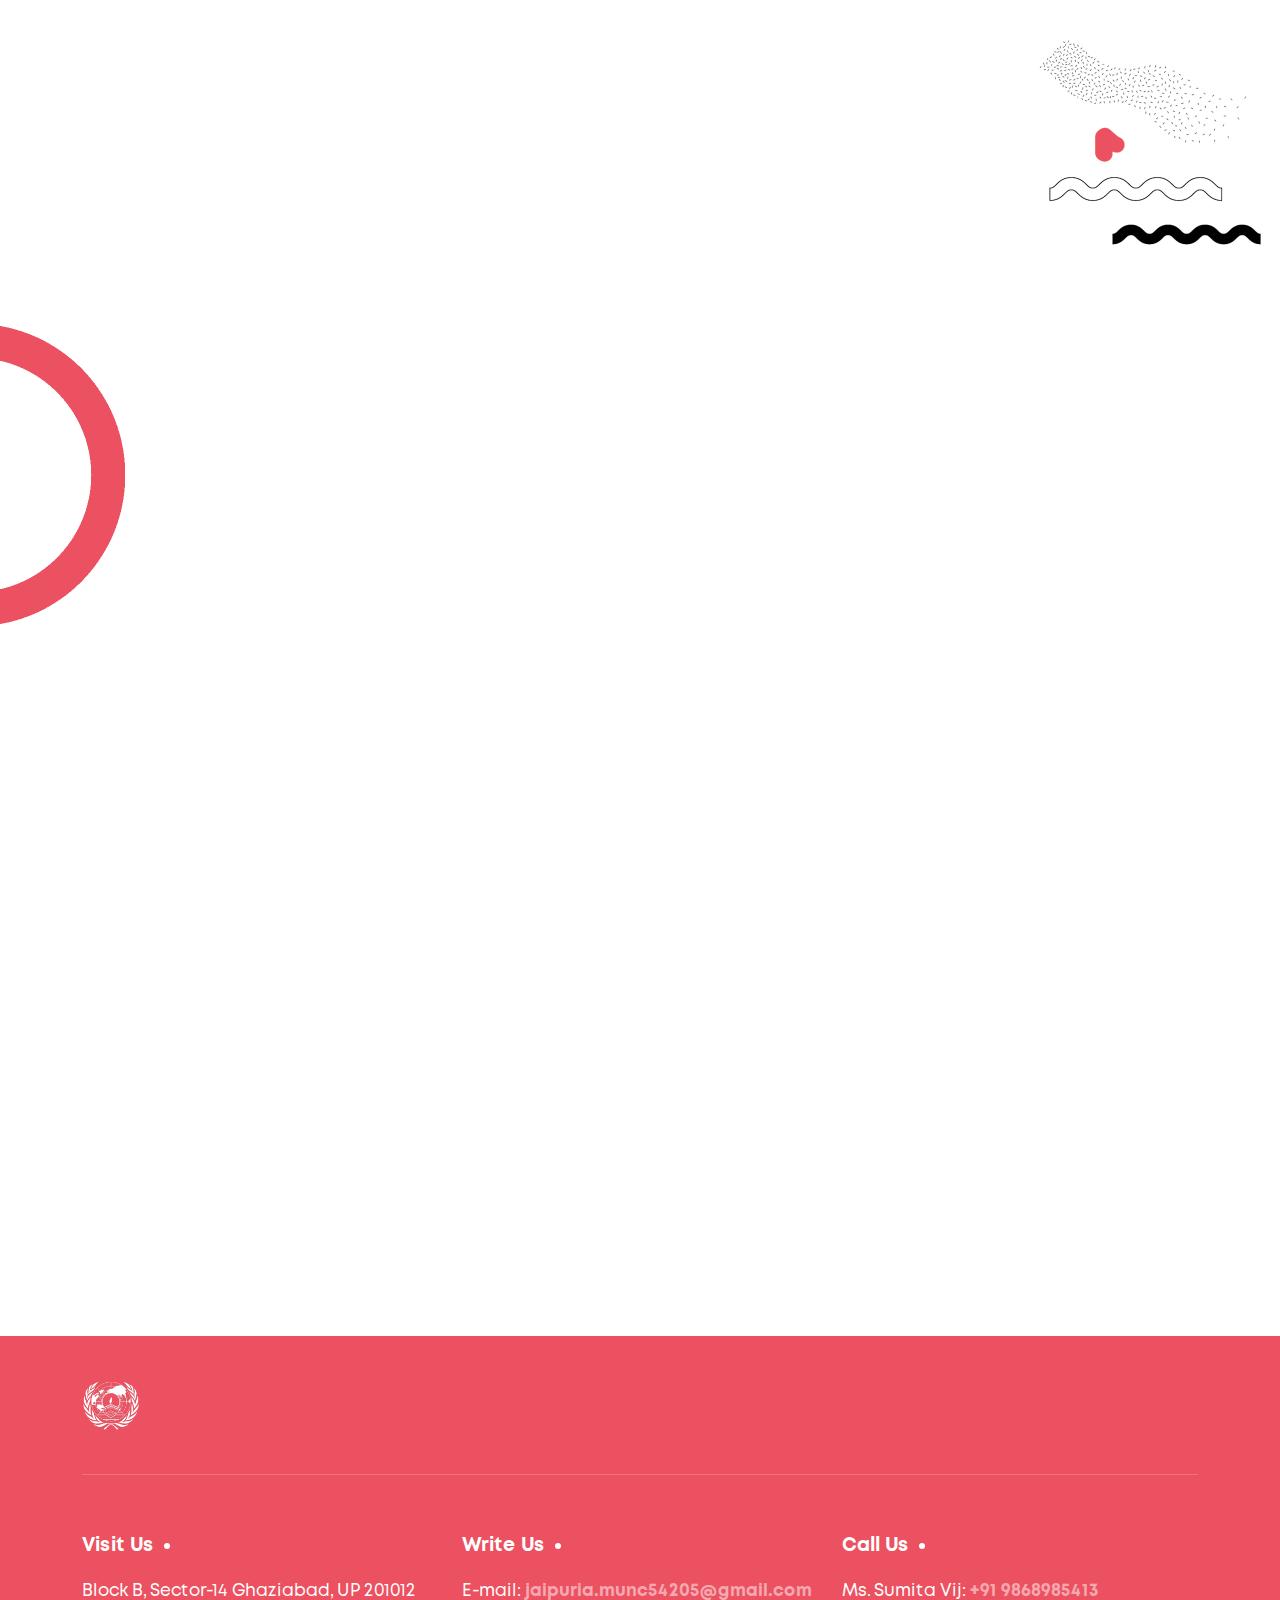
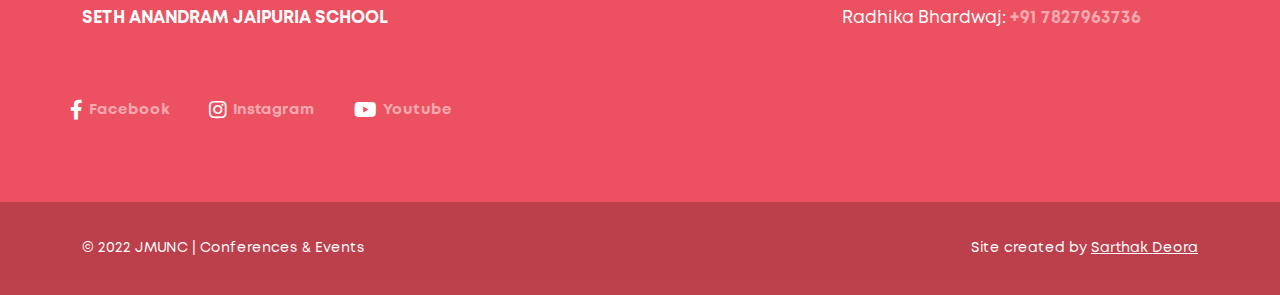
<file: UNSC.html>
<!doctype html>
<html lang="en">

<head>
  <meta charset="utf-8">
  <meta name="viewport" content="width=device-width, initial-scale=1, shrink-to-fit=no">
  <meta name="theme-color" content="#F8669E" />
  <title>JMUNC-22 | UNSC</title>
  <meta name="author" content="Jaipuria">
  <meta name="description" content="Jaipuria Model United Nations Conference">
  <meta name="keywords" content="jmunc, mun. jaipuria, cyber crew, cc">

  <!-- SOCIAL MEDIA META -->
  <meta property="og:description" content="JMUNC-22">
  <meta property="og:image" content="images/JMUN-LOGO-COLOR.png">
  <meta property="og:site_name" content="JMUNC">
  <meta property="og:title" content="JMUNC-22">
  <meta property="og:type" content="website">
  <!-- <meta property="og:url" content="http://www.themezinho.net/aventer"> -->

  <!-- TWITTER META -->


  <!-- FAVICON FILES -->
  <link href="images/JMUN-LOGO-COLOR.png" rel="apple-touch-icon" sizes="144x144">
  <link href="images/JMUN-LOGO-COLOR.png" rel="apple-touch-icon" sizes="114x114">
  <link href="images/JMUN-LOGO-COLOR.png" rel="apple-touch-icon" sizes="72x72">
  <link href="images/JMUN-LOGO-COLOR.png" rel="apple-touch-icon">
  <link href="images/JMUN-LOGO.png" rel="shortcut icon">

  <!-- CSS FILES -->
  <link rel="stylesheet" href="css/fontawesome.min.css">
  <link rel="stylesheet" href="css/swiper.min.css">
  <link rel="stylesheet" href="css/fancybox.min.css">
  <link rel="stylesheet" href="css/bootstrap.min.css">
  <link rel="stylesheet" href="css/style.css">
</head>

<body>
  <div class="preloader">
    <div class="inner">
      <figure><img src="images/JMUN-LOGO.png" alt="Image"></figure>
      <div class="percentage" id="percentage">0</div>
    </div>
    <!-- end inner -->
    <div class="loader-progress" id="loader-progress"> </div>
    <!-- end loader-progress -->
    <svg viewBox="0 0 1920 1080" preserveAspectRatio="none" version="1.1">
      <path d="M-4.5,1080H1920V0H0c-10.2,134.8,0.1,311.5,0,541C-0.1,769.5,0,948-4.5,1080z"></path>
    </svg>
  </div>
  <!-- end preloader -->
  <div class="page-transition">
    <svg viewBox="0 0 1920 1080" preserveAspectRatio="none" version="1.1">
      <path d="M540,1080H0V0h540c-40.28,124.78-85.13,311.48-85,541C455.13,769.53,499.81,955.48,540,1080z"></path>
    </svg>
  </div>
  <!-- end page-transition -->
  <div class="smooth-scroll">
    <aside class="mobile-menu">
      <svg viewBox="0 0 600 1080" preserveAspectRatio="none" version="1.1">
        <path d="M540,1080H0V0h540c0,179.85,0,359.7,0,539.54C540,719.7,540,899.85,540,1080z"></path>
      </svg>
      <div class="inner">
        <div class="site-menu">
          <ul>
            <li><a href="index.html">Home</a></li>
            <li><a href="events.html">Committees</a></li>
            <li><a href="speakers.html">Team</a></li>
            <!-- <li><a href="news.html">News</a></li> -->
            <li><a href="contact.html">Contact</a></li>
          </ul>
        </div>
        <!-- end site-menu -->
      </div>
      <!-- end inner -->
    </aside>
    <!-- end mobile-menu -->
    <aside class="side-widget">
      <svg viewBox="0 0 600 1080" preserveAspectRatio="none" version="1.1">
        <path d="M540,1080H0V0h540c0,179.85,0,359.7,0,539.54C540,719.7,540,899.85,540,1080z"></path>
      </svg>
      <div class="inner">
        <div class="widget">
          <figure><img src="images/chota-about.PNG" alt="Image"></figure>
          <h6 class="widget-title">ABOUT JMUNC</h6>
          <p>JMUNC '22 is a school-led initiative that deals with providing a platform to aspiring individuals to brush
            up their oratory skills and develop concrete conflict resolution skills. Get ready to bathe in the spirit of
            SAPIENTA | PAX | FRATERNITAS.</p>

        </div>
        <!-- end widget -->
      </div>
      <!-- end inner -->
    </aside>
    <div class="search-box">
      <svg viewBox="0 0 1920 1080" preserveAspectRatio="none" version="1.1">
        <path d="M540,1080H0V0h540c-40.28,124.78-85.13,311.48-85,541C455.13,769.53,499.81,955.48,540,1080z"></path>
      </svg>
      <div class="container">
        <div class="form">
          <h6>SEARCH</h6>
          <form>
            <input type="text" placeholder="Type here to find events">
            <input type="submit" value="FIND EVENT">
          </form>
          <div class="close-btn"> <span></span> <span></span> </div>
          <!-- end close-btn -->
        </div>
        <!-- end form -->
      </div>
      <!-- end container -->
    </div>
    <!-- end search-box -->
    <nav class="navbar" id="navbar">
      <div class="container">
        <div class="logo"> <a href="index.html"> <img src="images/JMUN-LOGO.png" alt="Image"> </a> </div>
        <!-- end logo -->
        <div class="site-menu">
          <ul>
            <li><a href="index.html">Home</a></li>
            <li><a href="events.html">Committees</a></li>
            <li><a href="speakers.html">Team</a></li>
            <!-- <li><a href="news.html">News</a></li> -->
            <li><a href="contact.html">Contact</a></li>
          </ul>
        </div>
        <!-- end site-menu -->
        <!-- <div class="search-button"> <img src="images/icon-search.svg" alt="Image"> </div> -->
        <!-- end search-button -->
        <div class="more-button"> <img src="images/icon-dots-more.svg" alt="Image"> </div>
        <!-- end more-button -->
        <div class="hamburger-menu">
          <button class="menu">
            <svg width="45" height="45" viewBox="0 0 100 100">
              <path class="line line1"
                d="M 20,29.000046 H 80.000231 C 80.000231,29.000046 94.498839,28.817352 94.532987,66.711331 94.543142,77.980673 90.966081,81.670246 85.259173,81.668997 79.552261,81.667751 75.000211,74.999942 75.000211,74.999942 L 25.000021,25.000058" />
              <path class="line line2" d="M 20,50 H 80" />
              <path class="line line3"
                d="M 20,70.999954 H 80.000231 C 80.000231,70.999954 94.498839,71.182648 94.532987,33.288669 94.543142,22.019327 90.966081,18.329754 85.259173,18.331003 79.552261,18.332249 75.000211,25.000058 75.000211,25.000058 L 25.000021,74.999942" />
            </svg>
          </button>
        </div>
        <!-- end hamburger-menu -->
        <div class="navbar-button"> <a target="_blank" href="https://linktr.ee/jaipuriamunc">
            <figure><img src="images/icon-navbar-button.png" alt="Image"></figure>
            Register
          </a> </div>
        <!-- end navbar-button -->
      </div>
      <!-- end container -->
    </nav>
    <!-- end navbar -->
    <div class="section-wrapper" data-scroll-section>
      <header class="page-header" data-background="images/page-header-bg.png">
        <div class="container">
          <div class="inner">

            <h2>UNSC</h2>
          </div>
          <!-- end inner -->
        </div>
        <!-- end container -->
      </header>
      <!-- end page-header -->
      <section class="content-section">
        <span class="section-bg" data-background="images/section-bg06.png" data-scroll data-scroll-speed="2"></span>
        <!-- end section-bg -->
        <div class="container">
          <div class="row justify-content-center">
            <div class="col-12">
              <div data-scroll data-scroll-speed="0.5">
                <figure class="image-box center-image"> <img src="images/UNSC.jpg" alt="Image"> </figure>
                <!-- image-box -->
              </div>
              <!-- end data-scroll -->
            </div>
            <!-- end col-12 -->
            <div class="col-xl-10">
              <div data-scroll data-scroll-speed="-0.5">
                <div class="event-detail-box">
                  <h3>United Nations Security Council</h3>
                  <ul class="infos">
                    <li class="bold-agenda">
                      <!-- <figure><img src="images/icon-time.svg" alt="Image"></figure> -->
                      AGENDA<br>
                      Deliberation on the increasing human intervention in the Arctic region with special reference to
                      UNCLOS
                    </li>
                    <!-- <li>
                  <figure><img src="images/icon-host.svg" alt="Image" height="26"></figure>
                  99 Lawrence Ave.<br>
                  Canonsburg, PA 15317</li> -->
                    <li> <a target="_blank" href="https://linktr.ee/jaipuriamunc" class="custom-button"> <span
                          class="circle" aria-hidden="true"> <span class="icon arrow"></span> </span> <span
                          class="button-text">REGISTER </span></a> </li>
                  </ul>
                  <!-- end infos -->
                  <p>One of the most powerful organs of the United Nations; it has a primary responsibility of the
                    maintenance of international peace and security. It has 15 members, and each member has one vote.
                    Under the charter of the United Nations, all members are obligated to comply with Council decisions.
                    <br><br>
                    While other organs of the United Nations make recommendations to member states, only the Security
                    Council has the power to make decisions that member states are then obligated to implement under the
                    Charter. The Security Council takes the lead in determining the existence of a threat to the peace
                    or act of aggression. It calls upon the parties to a dispute to settle it by peaceful means and
                    recommends methods of adjustment or terms of settlement. In some cases, the Security Council can
                    resort to imposing sanctions or even authorize the use of force to maintain or restore international
                    peace and security.
                    <br><br>
                    The Security Council consists of ten elected members, and five permanent members (The People's
                    Republic of China, the United States of America, The French Republic, the United Kingdom of Great
                    Britain and Northern Ireland, and the Russian Federation). The current ten non-permanent members
                    elected for two-year term by the General Assembly (with end of term year): South Africa, Spain,
                    Belarus, Serbia, Croatia, Poland, India, Brazil, Israel, Germany. A State which is a member of the
                    United Nations but not of the Security Council may participate, without a vote, in its discussions
                    when the Council considers that, that country's interests are affected.



                  </p>
                </div>
                <!-- end event-detail-box -->
              </div>
              <!-- end data-scroll -->
            </div>
            <!-- end col-10 -->
            <div class="col-lg-12">

              <!-- end data-scroll -->
            </div>
            <!-- end col-12 -->
          </div>
          <!-- end row -->
        </div>
        <!-- end container -->
      </section>
      <!-- end content-section -->
      <section class="content-section">
        <span class="section-bg" data-background="images/section-bg04.png" data-scroll data-scroll-speed="2"></span>
        <!-- end section-bg -->
        <div class="container">
          <div class="row">
            <div class="col-12">
              <div data-scroll data-scroll-speed="0.5">
                <div class="section-title">
                  <!-- <h6>EXECUTIVE BOARD</h6> -->
                  <h2>EXECUTIVE BOARD</h2>
                </div>
                <!-- end section-title -->
              </div>
              <!-- end data-scroll -->
            </div>
            <!-- end col-12 -->
            <div class="col-lg-12">
              <div data-scroll data-scroll-speed="-0.5">
                <div class="speaker-detail">
                  <figure class="image"> <img src="images/EB/aarav.jpg" alt="Image"> </figure>
                  <!-- end image -->
                  <div class="content-box">
                    <h4>Aarav Baluja</h4>
                    <small>Co-Chairperson
                    </small>
                    <ul>

                      <li><strong>Instagram:</strong> <a style="text-decoration:none ;"
                          href="https://www.instagram.com/aarav__b_/">aarav__b_</a></li>
                    </ul>
                  </div>
                  <!-- end content-box -->
                </div>
                <br><br><br><br>
                <!-- end speaker-detail -->
              </div>
              <!-- end data-scroll -->
            </div>

            <div class="col-lg-12">
              <div data-scroll data-scroll-speed="-0.5">
                <div class="speaker-detail">
                  <figure class="image"> <img src="images/EB/shreshth.jpg" alt="Image"> </figure>
                  <!-- end image -->
                  <div class="content-box">
                    <h4>Shreshth Bindal
                    </h4>
                    <small>Co-Chairperson</small>
                    <ul>

                      <li><strong>Phone:</strong> <a style="text-decoration:none ;"
                          href="https://www.instagram.com/shresthbindal/">shresthbindal</a></li>

                    </ul>
                  </div>
                  <!-- end content-box -->
                </div>
                <br><br><br><br>
                <!-- end speaker-detail -->
              </div>
              <!-- end data-scroll -->
            </div>
            <div class="col-lg-12">
              <div data-scroll data-scroll-speed="-0.5">
                <div class="speaker-detail">
                  <figure class="image"> <img src="images/EB/vinayak.jpg" alt="Image"> </figure>
                  <!-- end image -->
                  <div class="content-box">
                    <h4>Vinayak Kedia</h4>
                    <small>Vice-Chairperson</small>
                    <ul>

                      <li><strong>Instagram:</strong> <a style="text-decoration:none ;"
                          href="https://www.instagram.com/im_vinayakkedia/">im_vinayakkedia</a></li>

                    </ul>
                  </div>
                  <!-- end content-box -->
                </div>
                <!-- end speaker-detail -->
              </div>
              <!-- end data-scroll -->
            </div>
            <!-- end col-12 -->
          </div>
          <!-- end row -->
        </div>
        <!-- end container -->
      </section>
      <!-- end content-section -->

      <!-- end content-section -->
      <footer class="footer">
        <div class="container">
          <div class="row">
            <div class="col-12">
              <div class="footer-bar">
                <div class="logo"> <img src="images/JMUN-LOGO.png" alt="Image"> </div>
                <!-- end logo -->

                <!-- end phone-box -->
              </div>
              <!-- end footer-bar -->
            </div>
            <!-- end col-12 -->

            <!-- end col-12 -->
            <div class="col-lg-4 col-md-6">
              <div class="footer-widget">
                <h6 class="widget-title">Visit Us</h6>
                <p>Block B, Sector-14
                  Ghaziabad, UP
                  201012<strong> <br> SETH ANANDRAM JAIPURIA SCHOOL</strong></p>
              </div>
              <!-- end footer-widget -->
            </div>
            <!-- end col-4 -->
            <div class="col-lg-4 col-md-6">
              <div class="footer-widget">
                <h6 class="widget-title">Write Us</h6>
                <p>E-mail: <a href="mailto:jaipuria.munc54205@gmail.com">jaipuria.munc54205@gmail.com</a></p>
              </div>
              <!-- end footer-widget -->
            </div>
            <!-- end col-4 -->
            <div class="col-lg-4">
              <div class="footer-widget">
                <h6 class="widget-title">Call Us</h6>
                <p>Ms. Sumita Vij: <a href="callto:+91 9868985413">+91 9868985413</a> <br>Radhika Bhardwaj: <a
                    href="callto:7827963736">+91 7827963736</a> <br>
                </p>
              </div>
              <!-- end footer-widget -->
            </div>
            <ul class="social-media">
              <li><a href="https://www.facebook.com/jaipuriamunc/"><i class="fab fa-facebook-f"></i>
                  <span>Facebook</span></a></li>
              <li><a href="https://www.instagram.com/jaipuria.munc/"><i class="fab fa-instagram"></i>
                  <span>Instagram</span></a></li>
              <li><a href="https://m.youtube.com/c/SethAnandramJaipuriaSchoolGhaziabad"><i class="fab fa-youtube"></i>
                  <span>Youtube</span></a></li>
            </ul>
            <!-- end col-4 -->
          </div>
          <!-- end row -->
        </div>
        <!-- end container -->
        <div class="bottom-bar">
          <div class="container"> <span class="copyright">© 2022 JMUNC | Conferences & Events</span> <span
              class="creation">Site created by <a href="https://www.instagram.com/sarrthakdeoraa/">Sarthak
                Deora</a></span> </div>
          <!-- end container -->
        </div>
        <!-- end bottom-bar -->
      </footer>
      <!-- end footer -->
    </div>
    <!-- end smooth-scroll -->
  </div>
  <!-- end section-wrapper -->

  <!-- JS FILES -->
  <script src="js/jquery.min.js"></script>
  <script src="js/bootstrap.min.js"></script>
  <script src="js/swiper.min.js"></script>
  <script src="js/fancybox.min.js"></script>
  <script src="js/isotope.min.js"></script>
  <script src="js/gsap.min.js"></script>
  <script src="js/locomotive-scroll.min.js"></script>
  <script src="js/ScrollTrigger.min.js"></script>
  <script src="js/scripts.js"></script>
</body>

</html>
</file>
<file: css/style.css>
@charset "UTF-8";
/*

@Author: Themezinho
@URL: https://themezinho.net
 
This file contains the styling for the actual theme, this
is the file you need to edit to change the look of the
theme.


// Table of Contents //

	01.	CUSTOM FONTS
	02.	BODY
	03.	HTML ELEMENTS
	04. LINKS
	05.	HEADLINES
	06.	FORM ELEMENTS
	07.	SPACING
	08.	LOCOMOTIVE
	09.	PAGE LOADED	
	10. PRELOADER
	11.	PAGE TRANSITION
	12.	HAMBURGER MENU
	13.	CLOSE BUTTON
	14.	SEARCH BOX
	15.	SIDE WIDGET
	16.	MOBILE MENU
	17.	CONTENT SECTION
	18.	SECTION BG
	19.	CUSTOM BUTTON
	20.	CUSTOM LINK
	21.	SECTION TITLE
	22.	NAVBAR
	23.	SLIDER
	24.	PAGE HEADER
	25.	SIDE CONTENT
	26. SIDE IMAGE
	27.	IMAGE BOX
	28.	GALLERY THUMB
	29.	TEXT BOX
	30.	CAROUSEL SLIDER
	31.	COUNTER BOX
	32.	SCHEDULE BOX
	33.	COUNTDOWN
	34.	SPEAKER
	35.	COLOR ICON BOX
	36.	EVENTS GRID
	37.	EVENT BOX
	38.	VIDEO PLAY BUTTON
	39.	PRICE BOX
	40.	SPEAKER DETAIL
	41.	SPONSOR LOGOS
	42.	TESTIMONIAL SIDE IMAGE
	43.	TESTIMONIAL
	44.	TESTIMONIAL BOX
	45.	TESTIMONIALS SLIDER
	46.	BLOG POSTS
	47.	SIDEBAR
	48. PAGINATION
	49. CONTACT BOX
	50.	CONTACT FORM
	51.	TRANSPORTATION BOX
	52.	GOOGLE MAPS
	53.	FOOTER
	54.	RESPONSIVE MEDIUM  
	55.	RESPONSIVE TABLET
	56. RESPONSIVE MOBILE



*/
/* CUSTOM FONTS */
@font-face {
  font-family: 'Brookline';
  src: url("../fonts/brookline-condensed.eot");
  src: url("../fonts/brookline-condensed.eot?#iefix") format("embedded-opentype"), url("../fonts/brookline-condensed.woff2") format("woff2"), url("../fonts/brookline-condensed.woff") format("woff"), url("../fonts/brookline-condensed.ttf") format("truetype"), url("../fonts/brookline-condensed.svg#brookline-condensed") format("svg");
  font-weight: normal;
  font-style: normal;
}
@font-face {
  font-family: 'Mont';
  src: url("../fonts/Mont-Regular.eot");
  src: local("☺"), url("../fonts/Mont-Regular.woff") format("woff"), url("../fonts/Mont-Regular.ttf") format("truetype"), url("../fonts/Mont-Regular.svg") format("svg");
  font-weight: 400;
  font-style: normal;
}
@font-face {
  font-family: 'Mont';
  src: url("../fonts/Mont-Bold.eot");
  src: local("☺"), url("../fonts/Mont-Bold.woff") format("woff"), url("../fonts/Mont-Bold.ttf") format("truetype"), url("../fonts/Mont-Bold.svg") format("svg");
  font-weight: 600;
  font-style: normal;
}
@font-face {
  font-family: 'Mont';
  src: url("../fonts/Mont-Heavy.eot");
  src: local("☺"), url("../fonts/Mont-Heavy.woff") format("woff"), url("../fonts/Mont-Heavy.ttf") format("truetype"), url("../fonts/Mont-Heavy.svg") format("svg");
  font-weight: 800;
  font-style: normal;
}
/* BODY */
* {
  outline: none !important;
}

body {
  margin: 0;
  padding: 0;
  font-family: "Mont";
  font-size: 17px;
  line-height: 1.6;
  -webkit-font-smoothing: antialiased;
  text-rendering: optimizeLegibility;
  -moz-osx-font-smoothing: grayscale;
  color: #000F23;
  -ms-word-wrap: break-word;
  word-wrap: break-word;
}

/* HTML ELEMENTS */
img {
  max-width: 100%;
}

/* LINKS */
a {
  color: #000F23;
  text-decoration: none;
}

a:hover {
  text-decoration: underline;
  color: #000F23;
}

a:focus {
  text-decoration: none;
  color: #000F23;
}

/* HEADLINES */
h6 {
  width: 100%;
  display: block;
  font-size: 19px;
}

h5 {
  width: 100%;
  display: block;
}

h4 {
  width: 100%;
  display: block;
}

h3 {
  width: 100%;
  display: block;
}

h2 {
  width: 100%;
  display: block;
}

h1 {
  width: 100%;
  display: block;
}

/* FORM ELEMENTS */
input[type="text"] {
  width: 420px;
  max-width: 100%;
  height: 70px;
  padding: 0 30px;
  border: 1px solid #cecece;
}

input[type="email"] {
  width: 420px;
  max-width: 100%;
  height: 70px;
  padding: 0 30px;
  border: 1px solid #cecece;
}

input[type="search"] {
  width: 420px;
  max-width: 100%;
  height: 70px;
  padding: 0 30px;
  border: 1px solid #cecece;
}

input[type="password"] {
  width: 420px;
  max-width: 100%;
  height: 70px;
  padding: 0 30px;
  border: 1px solid #cecece;
}

input[type="number"] {
  width: 420px;
  max-width: 100%;
  height: 70px;
  padding: 0 30px;
  border: 1px solid #cecece;
}

input[type="date"] {
  width: 420px;
  max-width: 100%;
  height: 70px;
  padding: 0 30px;
  border: 1px solid #cecece;
}

input[type="radio"] {
  width: 18px;
  height: 18px;
  display: inline-block;
  margin-right: 4px;
  transform: translateY(3px);
  appearance: none;
  background: #ededed;
  border-radius: 50%;
}

input[type="radio"]:checked {
  border: 6px solid #000F23;
}

input[type="checkbox"] {
  width: 18px;
  height: 18px;
  display: inline-block;
  margin-right: 4px;
  transform: translateY(3px);
  appearance: none;
  background: #ededed;
}

input[type="checkbox"]:checked {
  border: 4px solid #ededed;
  background: #000F23;
}

textarea {
  width: 520px;
  max-width: 100%;
  height: 140px;
  padding: 30px;
  border: 1px solid #cecece;
}

select {
  width: 420px;
  max-width: 100%;
  height: 70px;
  padding: 0 30px;
  border: 1px solid #cecece;
}

select {
  -webkit-appearance: none;
  -moz-appearance: none;
  background-image: linear-gradient(45deg, transparent 50%, gray 50%), linear-gradient(135deg, gray 50%, transparent 50%), linear-gradient(to right, #ccc, #ccc);
  background-position: calc(100% - 30px) 34px, calc(100% - 25px) 34px, calc(100% - 3.5em) 20px;
  background-size: 5px 5px, 5px 5px, 1px 40px;
  background-repeat: no-repeat;
}

select:focus {
  background-image: linear-gradient(45deg, gray 50%, transparent 50%), linear-gradient(135deg, transparent 50%, gray 50%), linear-gradient(to right, #ccc, #ccc);
  background-position: calc(100% - 25px) 34px, calc(100% - 30px) 34px, calc(100% - 3.5em) 20px;
  background-size: 5px 5px, 5px 5px, 1px 40px;
  background-repeat: no-repeat;
  border-color: gray;
  outline: 0;
}

select:-moz-focusring {
  color: transparent;
  text-shadow: 0 0 0 #000;
}

input[type="submit"] {
  height: 70px;
  display: inline-block;
  font-size: 14px;
  font-weight: 600;
  color: #fff;
  background: #eb5160;
  border: none;
  padding: 0 50px;
}

button[type="submit"] {
  height: 70px;
  display: inline-block;
  font-size: 14px;
  font-weight: 600;
  color: #fff;
  background: #eb5160;
  border: none;
  padding: 0 50px;
}
button[type="submit"] i {
  display: inline-block;
  margin-right: 8px;
  font-size: 18px;
  transform: translateY(2px);
}

/* SPACING */
.no-spacing {
  margin: 0 !important;
  padding: 0 !important;
}

.no-top-spacing {
  margin-top: 0 !important;
  padding-top: 0 !important;
}

.no-bottom-spacing {
  margin-bottom: 0 !important;
  padding-bottom: 0 !important;
}

.spacing-50 {
  height: 50px;
}

.spacing-30 {
  height: 30px;
}

.spacing-20 {
  height: 20px;
}

/* LOCOMOTIVE */
.no-transform {
  transform: none !important;
}

html.has-scroll-smooth {
  overflow: hidden;
}

html.has-scroll-dragging {
  -webkit-user-select: none;
  -moz-user-select: none;
  -ms-user-select: none;
  user-select: none;
}

.has-scroll-smooth body {
  overflow: hidden;
}

.has-scroll-smooth [data-scroll-container] {
  min-height: 100vh;
}

div[data-scroll] {
  opacity: 0;
  transition: opacity ease 0.7s;
}

div.is-inview {
  opacity: 1;
}

/* PAGE LOADED */
.navbar {
  -webkit-transition: all .25s ease-in-out;
  -moz-transition: all .25s ease-in-out;
  -ms-transition: all .25s ease-in-out;
  -o-transition: all .25s ease-in-out;
  transition: all .25s ease-in-out;
  transform: translateY(-100px);
  opacity: 0;
  transition-delay: 0.9s;
}

.slider .events-slider-content {
  -webkit-transition: all .25s ease-in-out;
  -moz-transition: all .25s ease-in-out;
  -ms-transition: all .25s ease-in-out;
  -o-transition: all .25s ease-in-out;
  transition: all .25s ease-in-out;
  transform: translateX(-100px);
  opacity: 0;
  transition-delay: 0.8s;
}

.slider .events-slider-images {
  -webkit-transition: all .25s ease-in-out;
  -moz-transition: all .25s ease-in-out;
  -ms-transition: all .25s ease-in-out;
  -o-transition: all .25s ease-in-out;
  transition: all .25s ease-in-out;
  transform: translateX(100px);
  opacity: 0;
  transition-delay: 0.9s;
}

.page-header .inner {
  -webkit-transition: all .25s ease-in-out;
  -moz-transition: all .25s ease-in-out;
  -ms-transition: all .25s ease-in-out;
  -o-transition: all .25s ease-in-out;
  transition: all .25s ease-in-out;
  transform: translateX(-100px);
  opacity: 0;
  transition-delay: 0.8s;
}

.page-loaded .navbar {
  transform: translateX(0);
  opacity: 1;
}

.page-loaded .slider .events-slider-content {
  transform: translateX(0);
  opacity: 1;
}

.page-loaded .slider .events-slider-images {
  transform: translateX(0);
  opacity: 1;
}

.page-loaded .page-header .inner {
  transform: translateX(0);
  opacity: 1;
}

/* PRELOADER */
body.page-loaded .preloader {
  left: 100%;
}

body.page-loaded .preloader .inner {
  left: 60%;
  opacity: 0;
}

body.page-loaded .preloader svg path {
  animation-name: svg-layer-out;
  -webkit-animation-timing-function: cubic-bezier(0.785, 0.135, 0.15, 0.86);
  -moz-animation-timing-function: cubic-bezier(0.785, 0.135, 0.15, 0.86);
  -o-animation-timing-function: cubic-bezier(0.785, 0.135, 0.15, 0.86);
  -ms-animation-timing-function: cubic-bezier(0.785, 0.135, 0.15, 0.86);
  animation-timing-function: cubic-bezier(0.785, 0.135, 0.15, 0.86);
}

.preloader {
  width: 100%;
  height: 100%;
  position: fixed;
  left: 0;
  top: 0;
  z-index: 19;
  transition: all 1s cubic-bezier(0.85, 0, 0.076, 1);
  transition-delay: 0.3s;
}
.preloader svg {
  width: 100%;
  height: 100%;
  position: absolute;
  left: 0;
  top: 0;
  z-index: 0;
  fill: #030809;
}
.preloader svg path {
  animation-duration: 0.8s;
  animation-fill-mode: forwards;
}
.preloader .inner {
  display: inline-block;
  position: absolute;
  left: 50%;
  top: 50%;
  margin: 0;
  transform: translateX(-50%) translateY(-50%);
  z-index: 2;
  -webkit-transition: all .25s ease-in-out;
  -moz-transition: all .25s ease-in-out;
  -ms-transition: all .25s ease-in-out;
  -o-transition: all .25s ease-in-out;
  transition: all .25s ease-in-out;
}
.preloader .inner figure {
  display: inline-block;
  margin: 0;
}
.preloader .inner figure img {
  height: 80px;
}
.preloader .inner .percentage {
  width: 100%;
  display: block;
  font-size: 40px;
  text-align: center;
  color: #fff;
  font-weight: 600;
}
.preloader .loader-progress {
  width: 100%;
  height: 100%;
  position: absolute;
  right: 0;
  top: 0;
  z-index: 1;
  background: #eb5160;
}

/* PAGE TRANSITION */
.page-transition {
  width: 100%;
  height: 100%;
  position: fixed;
  left: -100%;
  top: 0;
  z-index: 19;
  transition: all 1s cubic-bezier(0.85, 0, 0.076, 1);
}
.page-transition svg {
  width: 100%;
  height: 100%;
  position: absolute;
  left: 0;
  top: 0;
  z-index: 0;
  fill: #000F23;
}
.page-transition svg path {
  animation-name: svg-layer-out;
  animation-duration: 0.8s;
  animation-fill-mode: forwards;
}
.page-transition.active {
  left: 0;
}
.page-transition.active svg path {
  animation-name: svg-layer-in;
  -webkit-animation-timing-function: cubic-bezier(0.785, 0.135, 0.15, 0.86);
  -moz-animation-timing-function: cubic-bezier(0.785, 0.135, 0.15, 0.86);
  -o-animation-timing-function: cubic-bezier(0.785, 0.135, 0.15, 0.86);
  -ms-animation-timing-function: cubic-bezier(0.785, 0.135, 0.15, 0.86);
  animation-timing-function: cubic-bezier(0.785, 0.135, 0.15, 0.86);
}

/* HAMBURGER MENU */
.menu {
  background-color: transparent;
  border: none;
  cursor: pointer;
  display: flex;
  padding: 0;
  outline: none;
}

.line {
  fill: none;
  stroke: #fff;
  stroke-width: 5;
  transition: stroke-dasharray 600ms cubic-bezier(0.4, 0, 0.2, 1), stroke-dashoffset 600ms cubic-bezier(0.4, 0, 0.2, 1);
}

.line1 {
  stroke-dasharray: 60 207;
  stroke-width: 5;
}

.line2 {
  stroke-dasharray: 60 60;
  stroke-width: 5;
}

.line3 {
  stroke-dasharray: 60 207;
  stroke-width: 5;
}

.opened .line1 {
  stroke-dasharray: 90 207;
  stroke-dashoffset: -134;
  stroke-width: 5;
}

.opened .line2 {
  stroke-dasharray: 1 60;
  stroke-dashoffset: -30;
  stroke-width: 5;
}

.opened .line3 {
  stroke-dasharray: 90 207;
  stroke-dashoffset: -134;
  stroke-width: 5;
}

/* CLOSE BUTTON */
.close-btn {
  width: 48px;
  height: 48px;
  float: right;
  position: relative;
  cursor: pointer;
  -webkit-transition: all .25s ease-in-out;
  -moz-transition: all .25s ease-in-out;
  -ms-transition: all .25s ease-in-out;
  -o-transition: all .25s ease-in-out;
  transition: all .25s ease-in-out;
  border-radius: 50%;
}
.close-btn span {
  display: block;
  height: 2px;
  width: 23px;
  background: #fff;
  opacity: 1;
  position: absolute;
  right: 11px;
  -webkit-transform: rotate(0deg);
  -moz-transform: rotate(0deg);
  -o-transform: rotate(0deg);
  transform: rotate(0deg);
  -webkit-transition: .25s ease-in-out;
  -moz-transition: .25s ease-in-out;
  -o-transition: .25s ease-in-out;
  transition: .25s ease-in-out;
}
.close-btn span:nth-child(1) {
  top: 21px;
  -webkit-transform: rotate(135deg);
  -moz-transform: rotate(135deg);
  -o-transform: rotate(135deg);
  transform: rotate(135deg);
}
.close-btn span:nth-child(2) {
  top: 21px;
  -webkit-transform: rotate(-135deg);
  -moz-transform: rotate(-135deg);
  -o-transform: rotate(-135deg);
  transform: rotate(-135deg);
}
.close-btn:hover span:nth-child(1) {
  -webkit-transform: rotate(0);
  -moz-transform: rotate(0);
  -o-transform: rotate(0);
  transform: rotate(0);
}
.close-btn:hover span:nth-child(2) {
  -webkit-transform: rotate(0);
  -moz-transform: rotate(0);
  -o-transform: rotate(0);
  transform: rotate(0);
}

/* SEARCH BOX */
.search-box {
  width: 100%;
  height: 100vh;
  display: flex;
  flex-wrap: wrap;
  align-items: center;
  justify-content: center;
  position: fixed;
  left: -100%;
  top: 0;
  z-index: 11;
  transition: all cubic-bezier(0.785, 0.135, 0.15, 0.86) 1s;
}
.search-box.active {
  left: 0;
}
.search-box.active .form {
  opacity: 1;
}
.search-box.active svg path {
  animation-name: svg-layer-in;
  -webkit-animation-timing-function: cubic-bezier(0.785, 0.135, 0.15, 0.86);
  -moz-animation-timing-function: cubic-bezier(0.785, 0.135, 0.15, 0.86);
  -o-animation-timing-function: cubic-bezier(0.785, 0.135, 0.15, 0.86);
  -ms-animation-timing-function: cubic-bezier(0.785, 0.135, 0.15, 0.86);
  animation-timing-function: cubic-bezier(0.785, 0.135, 0.15, 0.86);
  animation-duration: 0.8s;
  animation-fill-mode: forwards;
}
.search-box svg {
  width: 100%;
  height: 100%;
  position: absolute;
  left: 0;
  top: 0;
  z-index: 0;
  fill: #000F23;
}
.search-box svg path {
  animation-name: svg-layer-out;
  animation-duration: 1.8s;
  animation-fill-mode: forwards;
}
.search-box .close-btn {
  display: inline-block;
  margin-top: 30px;
  border: 2px solid rgba(255, 255, 255, 0.6);
}
.search-box .form {
  width: 100%;
  display: flex;
  flex-wrap: wrap;
  justify-content: center;
  padding: 0 20%;
  opacity: 0;
  -webkit-transition: all .25s ease-in-out;
  -moz-transition: all .25s ease-in-out;
  -ms-transition: all .25s ease-in-out;
  -o-transition: all .25s ease-in-out;
  transition: all .25s ease-in-out;
  position: relative;
  z-index: 1;
}
.search-box .form h6 {
  width: 100%;
  display: block;
  margin-bottom: 25px;
  color: #fff;
  font-weight: 600;
  font-size: 30px;
  text-align: center;
}
.search-box .form form {
  width: 100%;
  display: flex;
  flex-wrap: wrap;
  background: rgba(255, 255, 255, 0.1);
  overflow: hidden;
  border-radius: 6px;
}
.search-box .form form input[type="text"] {
  flex: auto;
  height: 78px;
  padding: 0 30px;
  background: none;
  border: none;
  color: #fff;
}
.search-box .form form input[type="text"]::-webkit-input-placeholder {
  color: #fff;
}
.search-box .form form input[type="text"]::-moz-placeholder {
  color: #fff;
}
.search-box .form form input[type="text"]:-ms-input-placeholder {
  color: #fff;
}
.search-box .form form input[type="text"]:-moz-placeholder {
  color: #fff;
}
.search-box .form form input[type="submit"] {
  height: 78px;
  background: #eb5160;
  font-size: 15px;
  font-weight: 600;
  color: #fff;
  border: none;
  padding: 0 40px;
  margin-left: auto;
}

@-webkit-keyframes svg-layer-in {
  0% {
    d: path("M1937.3,1081H0V1h1937.3c0,127.2,2.7,311.5,2.8,541C1940.2,770.5,1937.3,953.5,1937.3,1081z");
  }
  50% {
    d: path("M1845.8,1080H0V0h1845.8c22.9,130,74.1,311.5,74.2,541C1920.1,769.5,1874.4,946.8,1845.8,1080z");
  }
  100% {
    d: path("M1937.3,1081H0V1h1937.3c0,127.2,2.7,311.5,2.8,541C1940.2,770.5,1937.3,953.5,1937.3,1081z");
  }
}
@-webkit-keyframes svg-layer-out {
  0% {
    d: path("M-4.5,1080H1920V0H0c-10.2,134.8,0.1,311.5,0,541C-0.1,769.5,0,948-4.5,1080z");
  }
  50% {
    d: path("M0,1080h1920V0H0c39,137.1,95.4,310.5,95.3,540C95.2,768.5,41.4,951.4,0,1080z");
  }
  100% {
    d: path("M-4.5,1080H1920V0H0c-10.2,134.8,0.1,311.5,0,541C-0.1,769.5,0,948-4.5,1080z");
  }
}
@-webkit-keyframes side-widget-in {
  0% {
    d: path("M540,1080H0V0h540c-40.28,124.78-85.13,311.48-85,541C455.13,769.53,499.81,955.48,540,1080z");
  }
  50% {
    d: path("M540,1080H0V0h540c31.96,142.05,60.09,325.94,60,541C599.91,755.16,571.87,938.34,540,1080z");
  }
  100% {
    d: path("M540,1080H0V0h540c0,179.85,0,359.7,0,539.54C540,719.7,540,899.85,540,1080z");
  }
}
@-webkit-keyframes side-widget-out {
  0% {
    d: path("M540,1080H0V0h540c0,179.85,0,359.7,0,539.54C540,719.7,540,899.85,540,1080z");
  }
  50% {
    d: path("M540,1080H0V0h540c-40.28,124.78-85.13,311.48-85,541C455.13,769.53,499.81,955.48,540,1080z");
  }
  100% {
    d: path("M540,1080H0V0h540c31.96,142.05,60.09,325.94,60,541C599.91,755.16,571.87,938.34,540,1080z");
  }
}
/* SIDE WIDGET */
.side-widget {
  width: 540px;
  max-width: 80vw;
  height: 100vh;
  min-height: 500px;
  display: flex;
  flex-wrap: wrap;
  align-items: center;
  position: fixed;
  left: -100%;
  top: 0;
  z-index: 12;
  padding: 30px 50px;
  padding-right: 110px;
  color: #fff;
  transition: all cubic-bezier(0.785, 0.135, 0.15, 0.86) 0.55s;
  transition-delay: 0.15s;
}
.side-widget.active {
  left: 0;
  transition: all cubic-bezier(0.785, 0.135, 0.15, 0.86) 0.55s;
  transition-delay: 0s;
}
.side-widget.active .inner {
  opacity: 1;
  transform: translateX(0);
  transition-delay: 0.4s;
}
.side-widget.active svg path {
  animation-name: side-widget-in;
  -webkit-animation-timing-function: cubic-bezier(0.785, 0.135, 0.15, 0.86);
  -moz-animation-timing-function: cubic-bezier(0.785, 0.135, 0.15, 0.86);
  -o-animation-timing-function: cubic-bezier(0.785, 0.135, 0.15, 0.86);
  -ms-animation-timing-function: cubic-bezier(0.785, 0.135, 0.15, 0.86);
  animation-timing-function: cubic-bezier(0.785, 0.135, 0.15, 0.86);
  animation-duration: 0.8s;
  animation-fill-mode: forwards;
}
.side-widget svg {
  width: 100%;
  height: 100%;
  position: absolute;
  right: 0;
  top: 0;
  fill: #000F23;
}
.side-widget svg path {
  animation-name: side-widget-out;
  -webkit-animation-timing-function: cubic-bezier(0.785, 0.135, 0.15, 0.86);
  -moz-animation-timing-function: cubic-bezier(0.785, 0.135, 0.15, 0.86);
  -o-animation-timing-function: cubic-bezier(0.785, 0.135, 0.15, 0.86);
  -ms-animation-timing-function: cubic-bezier(0.785, 0.135, 0.15, 0.86);
  animation-timing-function: cubic-bezier(0.785, 0.135, 0.15, 0.86);
  animation-duration: 0.8s;
  animation-fill-mode: forwards;
}
.side-widget .inner {
  width: 100%;
  display: flex;
  flex-wrap: wrap;
  position: relative;
  opacity: 0;
  -webkit-transition: all .25s ease-in-out;
  -moz-transition: all .25s ease-in-out;
  -ms-transition: all .25s ease-in-out;
  -o-transition: all .25s ease-in-out;
  transition: all .25s ease-in-out;
  transform: translateX(-100px);
}
.side-widget .inner .widget {
  width: 100%;
  display: block;
  margin-bottom: 30px;
}
.side-widget .inner .widget:last-child {
  margin-bottom: 0;
}
.side-widget .inner .widget figure {
  margin-bottom: 30px;
}
.side-widget .inner .widget strong {
  font-weight: 600;
}
.side-widget .inner .widget address {
  width: 100%;
  display: block;
  margin-bottom: 30px;
}
.side-widget .inner .widget address:last-child {
  margin-bottom: 0;
}
.side-widget .inner .widget p:last-child {
  margin-bottom: 0;
  font-weight: 400;
  opacity: 0.8;
}
.side-widget .inner .widget-title {
  width: 100%;
  display: block;
  font-size: 26px;
  font-family: 'Brookline';
  margin-bottom: 15px;
  color: #eb5160;
  margin-top: 10px;
}

/* MOBILE MENU */
.mobile-menu {
  width: 540px;
  max-width: 80vw;
  height: 100vh;
  min-height: 500px;
  display: flex;
  flex-wrap: wrap;
  align-items: center;
  position: fixed;
  left: -100%;
  top: 0;
  z-index: 12;
  padding: 30px 50px;
  padding-right: 110px;
  color: #fff;
  transition: all cubic-bezier(0.785, 0.135, 0.15, 0.86) 0.55s;
  transition-delay: 0.15s;
}
.mobile-menu.active {
  left: 0;
  transition: all cubic-bezier(0.785, 0.135, 0.15, 0.86) 0.55s;
  transition-delay: 0s;
}
.mobile-menu.active .inner {
  opacity: 1;
  transform: translateX(0);
  transition-delay: 0.4s;
}
.mobile-menu.active svg path {
  animation-name: side-widget-in;
  -webkit-animation-timing-function: cubic-bezier(0.785, 0.135, 0.15, 0.86);
  -moz-animation-timing-function: cubic-bezier(0.785, 0.135, 0.15, 0.86);
  -o-animation-timing-function: cubic-bezier(0.785, 0.135, 0.15, 0.86);
  -ms-animation-timing-function: cubic-bezier(0.785, 0.135, 0.15, 0.86);
  animation-timing-function: cubic-bezier(0.785, 0.135, 0.15, 0.86);
  animation-duration: 0.8s;
  animation-fill-mode: forwards;
}
.mobile-menu svg {
  width: 100%;
  height: 100%;
  position: absolute;
  right: 0;
  top: 0;
  fill: #000F23;
}
.mobile-menu svg path {
  animation-name: side-widget-out;
  -webkit-animation-timing-function: cubic-bezier(0.785, 0.135, 0.15, 0.86);
  -moz-animation-timing-function: cubic-bezier(0.785, 0.135, 0.15, 0.86);
  -o-animation-timing-function: cubic-bezier(0.785, 0.135, 0.15, 0.86);
  -ms-animation-timing-function: cubic-bezier(0.785, 0.135, 0.15, 0.86);
  animation-timing-function: cubic-bezier(0.785, 0.135, 0.15, 0.86);
  animation-duration: 0.8s;
  animation-fill-mode: forwards;
}
.mobile-menu .inner {
  width: 100%;
  display: flex;
  flex-wrap: wrap;
  position: relative;
  opacity: 0;
  -webkit-transition: all .25s ease-in-out;
  -moz-transition: all .25s ease-in-out;
  -ms-transition: all .25s ease-in-out;
  -o-transition: all .25s ease-in-out;
  transition: all .25s ease-in-out;
  transform: translateX(-100px);
}
.mobile-menu .inner .site-menu {
  width: 100%;
  display: flex;
  flex-wrap: wrap;
}
.mobile-menu .inner .site-menu ul {
  width: 100%;
  display: block;
  margin: 0;
  padding: 0;
}
.mobile-menu .inner .site-menu ul li {
  width: 100%;
  display: block;
  margin: 10px 0;
  padding: 0;
  list-style: none;
}
.mobile-menu .inner .site-menu ul li a {
  display: inline-block;
  color: #fff;
  font-weight: 600;
  font-size: 24px;
  -webkit-transition: all .25s ease-in-out;
  -moz-transition: all .25s ease-in-out;
  -ms-transition: all .25s ease-in-out;
  -o-transition: all .25s ease-in-out;
  transition: all .25s ease-in-out;
}
.mobile-menu .inner .site-menu ul li a:hover {
  text-decoration: none;
  color: #eb5160;
}

/* CONTENT SECTION */
.content-section {
  width: 100%;
  display: flex;
  flex-wrap: wrap;
  padding: 120px 0;
  position: relative;
  background-size: cover !important;
  background-position: center !important;
  /* margin-bottom: 100px; */
}
.content-section.top-half-white-bg {
  position: relative;
}
.content-section.top-half-white-bg:before {
  content: "";
  width: 100%;
  height: 60%;
  background: #fff;
  position: absolute;
  left: 0;
  top: 0;
}
.content-section.bottom-half-white-bg {
  position: relative;
}
.content-section.bottom-half-white-bg:before {
  content: "";
  width: 100%;
  height: 60%;
  background: #fff;
  position: absolute;
  left: 0;
  bottom: 0;
}
.content-section.left-white-bg {
  position: relative;
}
.content-section.left-white-bg:before {
  content: "";
  width: calc(50% - 300px);
  height: calc(100% + 1px);
  background: #fff;
  position: absolute;
  top: 0;
  left: 0;
}
.content-section .container {
  position: relative;
}
.content-section .container-fluid {
  padding: 0 60px;
  position: relative;
}

/* SECTION BG */
.section-bg {
  width: 100%;
  height: 100%;
  background-position: center !important;
  background-size: 1920px auto !important;
  background-repeat: no-repeat !important;
  position: absolute;
  left: 0;
  top: 0;
}

/* CUSTOM BUTTON  */
.custom-button {
  width: 240px;
  height: 64px;
  float: left;
  position: relative;
  white-space: nowrap;
}
.custom-button.light {
  color: #fff;
}
.custom-button.light:hover .circle .icon.arrow {
  background: #eb5160;
}
.custom-button.light:hover .button-text {
  color: #eb5160;
}
.custom-button.light .circle {
  width: 64px;
  height: 64px;
  display: block;
  position: relative;
  transition: all 0.45s cubic-bezier(0.65, 0, 0.076, 1);
  background: #fff;
  border-radius: 64px;
}
.custom-button.light .circle .icon {
  transition: all 0.45s cubic-bezier(0.65, 0, 0.076, 1);
  position: absolute;
  top: 0;
  bottom: 0;
  margin: auto;
  background: #eb5160;
}
.custom-button.light .circle .icon.arrow {
  transition: all 0.45s cubic-bezier(0.65, 0, 0.076, 1);
  left: 18px;
  width: 18px;
  height: 2px;
  background: none;
}
.custom-button.light .circle .icon.arrow::before {
  content: '';
  position: absolute;
  top: -0.25rem;
  right: 0.0625rem;
  width: 0.625rem;
  height: 0.625rem;
  border-top: 0.125rem solid #eb5160;
  border-right: 0.125rem solid #eb5160;
  transform: rotate(45deg);
}
.custom-button.light .button-text {
  color: #fff;
}
.custom-button .circle {
  width: 64px;
  height: 64px;
  display: block;
  position: relative;
  transition: all 0.45s cubic-bezier(0.65, 0, 0.076, 1);
  background: #eb5160;
  border-radius: 64px;
}
.custom-button .circle .icon {
  transition: all 0.45s cubic-bezier(0.65, 0, 0.076, 1);
  position: absolute;
  top: 0;
  bottom: 0;
  margin: auto;
  background: #fff;
}
.custom-button .circle .icon.arrow {
  transition: all 0.45s cubic-bezier(0.65, 0, 0.076, 1);
  left: 18px;
  width: 18px;
  height: 2px;
  background: none;
}
.custom-button .circle .icon.arrow::before {
  content: '';
  position: absolute;
  top: -0.25rem;
  right: 0.0625rem;
  width: 0.625rem;
  height: 0.625rem;
  border-top: 0.125rem solid #fff;
  border-right: 0.125rem solid #fff;
  transform: rotate(45deg);
}
.custom-button .button-text {
  transition: all 0.45s cubic-bezier(0.65, 0, 0.076, 1);
  position: absolute;
  top: 0;
  left: 0;
  right: 0;
  bottom: 0;
  margin-left: 44px;
  color: #eb5160;
  font-weight: 600;
  line-height: 64px;
  text-align: center;
  font-size: 15px;
}
.custom-button:hover {
  color: #fff;
}
.custom-button:hover .circle {
  width: 100%;
}
.custom-button:hover .circle .icon.arrow {
  background: #fff;
  transform: translate(1rem, 0);
}
.custom-button:hover .button-text {
  color: #fff;
}

/* CUSTOM LINK */
.custom-link {
  display: inline-block;
  font-weight: 600;
  color: #eb5160;
  -webkit-transition: all .25s ease-in-out;
  -moz-transition: all .25s ease-in-out;
  -ms-transition: all .25s ease-in-out;
  -o-transition: all .25s ease-in-out;
  transition: all .25s ease-in-out;
  position: relative;
}
.custom-link:before {
  content: "";
  width: 100%;
  height: 3px;
  background: #eb5160;
  position: absolute;
  left: 0;
  bottom: -4px;
  opacity: 0;
  -webkit-transition: all .25s ease-in-out;
  -moz-transition: all .25s ease-in-out;
  -ms-transition: all .25s ease-in-out;
  -o-transition: all .25s ease-in-out;
  transition: all .25s ease-in-out;
}
.custom-link:hover {
  text-decoration: none;
}
.custom-link:hover:before {
  bottom: 0;
  opacity: 1;
}

/* SECTION TITLE */
.section-title {
  width: 100%;
  display: flex;
  flex-wrap: wrap;
  margin-bottom: 60px;
}
.section-title.text-center {
  text-align: center;
}
.section-title figure {
  width: 100%;
  display: block;
  margin-bottom: 20px;
}
.section-title figure img {
  height: 44px;
}
.section-title h6 {
  width: 100%;
  display: block;
  margin-bottom: 10px;
  font-family: 'Brookline';
  letter-spacing: 1px;
  color: #eb5160;
}
.section-title h2 {
  width: 100%;
  display: block;
  margin-bottom: 30px;
  font-size: 50px;
  font-weight: 800;
}

/* NAVBAR */
.navbar {
  width: 100%;
  display: flex;
  flex-wrap: wrap;
  position: absolute;
  left: 0;
  top: 0;
  z-index: 9;
  padding: 25px 0;
}
.navbar .logo {
  display: inline-block;
}
.navbar .logo a {
  display: block;
}
.navbar .logo a img {
  height: 58px;
}
.navbar .site-menu {
  display: flex;
  flex-wrap: wrap-reverse;
  margin: 0 auto;
}
.navbar .site-menu ul {
  display: inline-block;
  margin: 0;
  padding: 0;
}
.navbar .site-menu ul li {
  display: inline-block;
  margin: 0;
  padding: 0 14px;
  list-style: none;
  position: relative;
}
.navbar .site-menu ul li a {
  display: inline-block;
  color: #fff;
  font-weight: 600;
  position: relative;
}
.navbar .site-menu ul li a:before {
  content: "";
  width: 0;
  height: 3px;
  position: absolute;
  bottom: -5px;
  left: 50%;
  background: white  ;
  -webkit-transition: all .25s ease-in-out;
  -moz-transition: all .25s ease-in-out;
  -ms-transition: all .25s ease-in-out;
  -o-transition: all .25s ease-in-out;
  transition: all .25s ease-in-out;
}
.navbar .site-menu ul li a:hover {
  text-decoration: none;
}
.navbar .site-menu ul li a:hover:before {
  width: 100%;
  left: 0;
}
.navbar .search-button {
  display: inline-block;
  cursor: pointer;
}
.navbar .more-button {
  margin-left: 30px;
  cursor: pointer;
}
.navbar .hamburger-menu {
  margin-left: 30px;
  cursor: pointer;
  display: none;
}
.navbar .navbar-button {
  margin-left: 30px;
}
.navbar .navbar-button a {
  height: 58px;
  display: flex;
  flex-wrap: wrap;
  align-items: center;
  padding: 0 30px;
  border: 2px solid #fff;
  border-radius: 58px;
  color: #fff;
  font-weight: 600;
  -webkit-transition: all 0.45s cubic-bezier(0.65, 0, 0.076, 1);
  -moz-transition: all 0.45s cubic-bezier(0.65, 0, 0.076, 1);
  transition: all 0.45s cubic-bezier(0.65, 0, 0.076, 1);
  position: relative;
  overflow: hidden;
}
.navbar .navbar-button a:hover {
  text-decoration: none;
}
.navbar .navbar-button a:hover:before {
  transform: scaleY(1);
  transform-origin: center bottom;
}
.navbar .navbar-button a:before {
  content: "";
  position: absolute;
  top: 0;
  bottom: 0;
  right: 0;
  left: 0;
  z-index: -1;
  transform: scaleY(0);
  transform-origin: center top;
  background: #030809;
  transition: transform 0.3s cubic-bezier(0.215, 0.61, 0.355, 1);
}
.navbar .navbar-button a figure {
  display: inline-block;
  margin-bottom: 0;
  margin-right: 14px;
  padding-right: 15px;
  border-right: 2px solid rgba(255, 255, 255, 0.3);
}
.navbar .navbar-button a figure img {
  height: 24px;
}

.navbar {
  width: 100%;
}
.navbar.dark {
  background: #eb5160;
}
.navbar.navbar-light {
  background: transparent;
}
.navbar.unpinned {
  transform: translate3d(0, -100%, 0);
  transition-delay: 0s;
}
.navbar.pinned {
  transition-delay: 0s;
}

/* SLIDER */
.slider {
  width: 100%;
  height: 100vh;
  min-height: 600px;
  display: flex;
  flex-wrap: wrap;
  background: #eb5160;
  position: relative;
  padding-top: 122px;
}
.slider:before {
  content: "";
  width: 0;
  height: 0;
  border-style: solid;
  border-width: 100px 0 0 100vw;
  border-color: transparent transparent transparent #fff;
  position: absolute;
  left: 0;
  bottom: -1px;
}
.slider .container {
  position: relative;
  z-index: 2;
}
.slider .events-slider-content {
  width: 100%;
  height: calc(100vh - 122px);
  display: flex;
  flex-wrap: wrap;
  overflow: hidden;
}
.slider .events-slider-content .swiper-slide {
  display: flex;
  flex-wrap: wrap;
  align-items: center;
  color: #fff;
}
.slider .events-slider-content .swiper-slide.swiper-slide-active {
  text-indent: inherit;
}
.slider .events-slider-content .swiper-slide.swiper-slide-active .inner {
  opacity: 1;
}
.slider .events-slider-content .swiper-slide .inner {
  width: 100%;
  display: flex;
  flex-wrap: wrap;
  padding-right: 10%;
  margin-bottom: 50px;
  -webkit-transition: all .25s ease-in-out;
  -moz-transition: all .25s ease-in-out;
  -ms-transition: all .25s ease-in-out;
  -o-transition: all .25s ease-in-out;
  transition: all .25s ease-in-out;
  opacity: 0;
  transition-delay: 0.2s;
}
.slider .events-slider-content .swiper-slide .inner .date {
  width: 100%;
  display: flex;
  align-items: center;
  margin-bottom: 10px;
}
.slider .events-slider-content .swiper-slide .inner .date figure {
  margin: 0;
}
.slider .events-slider-content .swiper-slide .inner .date figure img {
  height: 24px;
}
.slider .events-slider-content .swiper-slide .inner .date span {
  display: inline-block;
  margin-left: 15px;
  font-size: 17px;
  font-family: 'Brookline';
  font-weight: 400;
  opacity: 0.5;
  margin-top: 4px;
}
.slider .events-slider-content .swiper-slide .inner h2 {
  width: 100%;
  display: flex;
  flex-wrap: wrap;
  font-size: 70px;
  font-weight: 800;
}
.slider .events-slider-content .swiper-slide .inner .location {
  display: flex;
  flex-wrap: wrap;
  align-items: center;
  margin-top: 40px;
  margin-left: 40px;
}
.slider .events-slider-content .swiper-slide .inner .location .icon {
  width: 40px;
  height: 40px;
  display: flex;
  align-items: center;
  justify-content: center;
  background: #eb5160;
  border-radius: 50%;
  position: relative;
}
.slider .events-slider-content .swiper-slide .inner .location .icon:before {
  content: "";
  width: 64px;
  height: 64px;
  background: #eb5160;
  position: absolute;
  left: -12px;
  top: -12px;
  z-index: -1;
  border-radius: 50%;
  opacity: 0.3;
}
.slider .events-slider-content .swiper-slide .inner .location span {
  display: inline-block;
  margin-left: 25px;
  font-weight: 600;
  font-size: 15px;
  opacity: 0.5;
}
.slider .events-slider-content .swiper-slide .inner .slider-button {
  width: 220px;
  height: 64px;
  position: relative;
  white-space: nowrap;
  overflow: hidden;
  background: #6052CE;
  border-radius: 64px;
  margin-top: 40px;
}
.slider .events-slider-content .swiper-slide .inner .slider-button .circle {
  width: 64px;
  height: 64px;
  display: block;
  position: relative;
  transition: all 0.45s cubic-bezier(0.65, 0, 0.076, 1);
  background: #eb5160;
  border-radius: 64px;
}
.slider .events-slider-content .swiper-slide .inner .slider-button .circle .icon {
  transition: all 0.45s cubic-bezier(0.65, 0, 0.076, 1);
  position: absolute;
  top: 0;
  bottom: 0;
  margin: auto;
  background: #fff;
}
.slider .events-slider-content .swiper-slide .inner .slider-button .circle .icon.arrow {
  transition: all 0.45s cubic-bezier(0.65, 0, 0.076, 1);
  left: 18px;
  width: 18px;
  height: 2px;
  background: none;
}
.slider .events-slider-content .swiper-slide .inner .slider-button .circle .icon.arrow::before {
  content: '';
  position: absolute;
  top: -0.25rem;
  right: 0.0625rem;
  width: 0.625rem;
  height: 0.625rem;
  border-top: 0.125rem solid #fff;
  border-right: 0.125rem solid #fff;
  transform: rotate(45deg);
}
.slider .events-slider-content .swiper-slide .inner .slider-button .button-text {
  transition: all 0.45s cubic-bezier(0.65, 0, 0.076, 1);
  position: absolute;
  top: 0;
  left: 0;
  right: 0;
  bottom: 0;
  margin-left: 44px;
  color: #fff;
  font-weight: 600;
  line-height: 64px;
  text-align: center;
  font-size: 15px;
}
.slider .events-slider-content .swiper-slide .inner .slider-button:hover {
  color: #fff;
}
.slider .events-slider-content .swiper-slide .inner .slider-button:hover .circle {
  width: 100%;
}
.slider .events-slider-content .swiper-slide .inner .slider-button:hover .circle .icon.arrow {
  background: #fff;
  transform: translate(1rem, 0);
}
.slider .events-slider-content .swiper-slide .inner .slider-button:hover .button-text {
  color: #fff;
}
.slider .events-slider-images {
  width: calc(50vw - 12px);
  height: calc(100vh - 122px);
  float: left;
  position: relative;
}
.slider .events-slider-images:before {
  content: "";
  width: 0;
  height: 0;
  border-style: solid;
  border-width: 0 0 100px 50vw;
  border-color: transparent transparent #fff transparent;
  position: absolute;
  right: 0;
  bottom: -1px;
  z-index: 2;
}
.slider .events-slider-images .slide-image {
  width: 500px;
  height: 500px;
  position: absolute;
  left: 0;
  top: 0;
  /* bottom: 70px; */
  /* bottom: 60px; */
  background-size: cover !important;
  background-position: top;
}
.slider .events-slider-images .button-prev {
  width: 64px;
  height: 64px;
  background: #eb5160;
  position: absolute;
  bottom: 54px;
  right: 64px;
  z-index: 2;
  cursor: pointer;
}
.slider .events-slider-images .button-prev:hover .icon.arrow {
  background: #fff;
  transform: translate(1rem, 0);
}
.slider .events-slider-images .button-prev .icon {
  transition: all 0.45s cubic-bezier(0.65, 0, 0.076, 1);
  position: absolute;
  top: 0;
  bottom: 0;
  margin: auto;
  background: #fff;
}
.slider .events-slider-images .button-prev .icon.arrow {
  transition: all 0.45s cubic-bezier(0.65, 0, 0.076, 1);
  right: 18px;
  width: 22px;
  height: 2px;
  background: none;
}
.slider .events-slider-images .button-prev .icon.arrow::before {
  content: '';
  position: absolute;
  top: -0.25rem;
  left: 0.0625rem;
  width: 0.625rem;
  height: 0.625rem;
  border-top: 0.125rem solid #fff;
  border-right: 0.125rem solid #fff;
  transform: rotate(-135deg);
}
.slider .events-slider-images .button-next {
  width: 64px;
  height: 64px;
  background: #eb5160;
  position: absolute;
  bottom: 54px;
  right: 0;
  z-index: 2;
  cursor: pointer;
}
.slider .events-slider-images .button-next:hover .icon.arrow {
  background: #fff;
  transform: translate(-1rem, 0);
}
.slider .events-slider-images .button-next .icon {
  transition: all 0.45s cubic-bezier(0.65, 0, 0.076, 1);
  position: absolute;
  top: 0;
  bottom: 0;
  margin: auto;
  background: #fff;
}
.slider .events-slider-images .button-next .icon.arrow {
  transition: all 0.45s cubic-bezier(0.65, 0, 0.076, 1);
  left: 18px;
  width: 22px;
  height: 2px;
  background: none;
}
.slider .events-slider-images .button-next .icon.arrow::before {
  content: '';
  position: absolute;
  top: -0.25rem;
  right: 0.0625rem;
  width: 0.625rem;
  height: 0.625rem;
  border-top: 0.125rem solid #fff;
  border-right: 0.125rem solid #fff;
  transform: rotate(45deg);
}

/* PAGE HEADER */
.page-header {
  width: 100%;
  height: 520px;
  display: flex;
  flex-wrap: wrap;
  align-items: center;
  padding-top: 122px;
  background-size: contain !important;
  background-position: bottom center !important;
  background-repeat: no-repeat !important;
  position: relative;
}
.page-header:before {
  content: "";
  width: 100%;
  height: 100%;
  position: absolute;
  left: 0;
  top: 0;
  background-color: #eb5160!important;
  z-index: -1;
}
.page-header .inner {
  width: 100%;
  display: block;
  color: #fff;
}
.page-header .inner h6 {
  width: 100%;
  display: block;
  margin-bottom: 10px;
  font-family: 'Brookline';
  letter-spacing: 1px;
  color: #030809;
}
.page-header .inner h2 {
  width: 100%;
  display: block;
  margin: 0;
  font-size: 84px;
  font-weight: 800;
  padding-right: 40%;
}

/* SIDE CONTENT */
.side-content {
  width: 100%;
  display: flex;
  flex-wrap: wrap;
}
.side-content.left {
  padding-right: 100px;
}
.side-content.right {
  padding-left: 100px;
}
.side-content.light {
  color: #fff;
}
.side-content.light h6 {
  color: #fff;
}
.side-content h6 {
  width: 100%;
  display: block;
  margin-bottom: 10px;
  font-family: 'Brookline';
  letter-spacing: 1px;
  color: #eb5160;
}
.side-content h3 {
  width: 100%;
  display: block;
  margin-bottom: 30px;
  font-size: 42px;
  font-weight: 800;
}
.side-content h2 {
  width: 100%;
  display: block;
  margin-bottom: 30px;
  font-size: 50px;
  font-weight: 800;
}
.side-content p {
  width: 100%;
}
.side-content strong {
  font-weight: 600;
}
.side-content .custom-button {
  margin-top: 40px;
}
.side-content .custom-link {
  margin-top: 40px;
}

/* SIDE IMAGE */
.side-image {
  width: 100%;
  display: block;
  margin-bottom: 0;
}
.side-image img {
  width: 100%;
}

/* IMAGE BOX */
.image-box {
  width: 100%;
  display: flex;
  flex-wrap: wrap;
  align-items: center;
  margin: 0;
}
.image-box img {
  display: block;
}

/* GALLERY THUMB */
.gallery-thumb {
  width: 100%;
  display: flex;
  flex-wrap: wrap;
  align-items: center;
  margin: 0;
}
.gallery-thumb a {
  width: 100%;
  display: block;
}
.gallery-thumb a img {
  width: 100%;
  display: block;
}

/* TEXT BOX */
.text-box {
  width: 100%;
  display: flex;
  flex-wrap: wrap;
  margin-bottom: 40px;
}
.text-box:last-child {
  margin-bottom: 0;
}
.text-box h5 {
  color: #eb5160;
  font-weight: 600;
}
.text-box h4 {
  color: #eb5160;
  font-weight: 600;
}
.text-box h3 {
  color: #eb5160;
  font-weight: 600;
}
.text-box strong {
  font-weight: 600;
}
.text-box small {
  width: 100%;
  display: block;
  opacity: 0.6;
}

/* CAROUSEL SLIDER */
.carousel-slider {
  width: 100%;
  height: 80vh;
  max-height: 700px;
  display: flex;
  flex-wrap: wrap;
  position: relative;
  overflow: hidden;
}
.carousel-slider .swiper-slide {
  max-width: 65%;
  background-size: cover !important;
  background-position: center !important;
}
.carousel-slider .swiper-slide .caption {
  width: auto;
  display: flex;
  flex-wrap: wrap;
  background: #fff;
  position: relative;
  z-index: 1;
  padding: 40px;
  position: absolute;
  left: 50px;
  bottom: 50px;
  -webkit-transition: all .25s ease-in-out;
  -moz-transition: all .25s ease-in-out;
  -ms-transition: all .25s ease-in-out;
  -o-transition: all .25s ease-in-out;
  transition: all .25s ease-in-out;
  opacity: 0;
}
.carousel-slider .swiper-slide .caption h3 {
  width: auto;
  display: block;
  font-size: 48px;
  font-family: 'Brookline';
  margin-bottom: -10px;
}
.carousel-slider .swiper-slide.swiper-slide-active {
  transform: scale(1);
}
.carousel-slider .swiper-slide.swiper-slide-active .caption {
  opacity: 1;
}

/* COUNTER BOX */
.col-lg-4:nth-child(1) .counter-box {
  margin-top: 50px;
}

.col-lg-4:nth-child(2) .counter-box {
  margin: 0 auto;
}

.col-lg-4:nth-child(3) .counter-box {
  margin-left: auto;
  margin-top: 100px;
}

.counter-box {
  width: 346px;
  height: 320px;
  display: flex;
  flex-wrap: wrap;
  align-items: center;
  border: 1px solid #ddd;
  background: url("../images/counter-box-bg.svg") center no-repeat #fff;
  padding: 0 15%;
  position: relative;
  -webkit-transition: all .25s ease-in-out;
  -moz-transition: all .25s ease-in-out;
  -ms-transition: all .25s ease-in-out;
  -o-transition: all .25s ease-in-out;
  transition: all .25s ease-in-out;
}
.counter-box:before {
  content: "";
  width: 60%;
  height: 6px;
  background: #eb5160;
  position: absolute;
  left: -1px;
  top: -1px;
  -webkit-transition: all .25s ease-in-out;
  -moz-transition: all .25s ease-in-out;
  -ms-transition: all .25s ease-in-out;
  -o-transition: all .25s ease-in-out;
  transition: all .25s ease-in-out;
}
.counter-box:after {
  content: "";
  width: 120px;
  height: 55px;
  background: url("../images/dots-bg01.svg") center no-repeat;
  position: absolute;
  right: -25px;
  bottom: -45px;
  -webkit-transition: all .25s ease-in-out;
  -moz-transition: all .25s ease-in-out;
  -ms-transition: all .25s ease-in-out;
  -o-transition: all .25s ease-in-out;
  transition: all .25s ease-in-out;
}
.counter-box figure {
  width: 100%;
  display: block;
  margin-bottom: 0;
  margin-top: auto;
}
.counter-box figure img {
  height: 54px;
}
.counter-box .odometer {
  width: 100%;
  display: inline-block;
  font-size: 60px;
  font-weight: 800;
  line-height: 1;
  margin: 0;
}
.counter-box h6 {
  width: 100%;
  display: block;
  margin-bottom: auto;
  font-size: 15px;
  font-weight: 400;
  line-height: 1.3;
}
.counter-box:hover {
  transform: translateY(-10px);
}
.counter-box:hover:before {
  width: 80%;
}
.counter-box:hover:after {
  bottom: -25px;
}

/* SCHEDULE BOX */
.schedule-box {
  width: 100%;
  display: flex;
  flex-wrap: wrap;
  position: relative;
}
.schedule-box .nav {
  width: 300px;
  display: block;
}
.schedule-box .nav div {
  width: 100%;
  height: 150px;
  display: flex;
  flex-wrap: wrap;
  align-items: center;
  background: #030809;
  color: #fff;
  border-bottom: 1px solid rgba(255, 255, 255, 0.2);
  padding: 0 15%;
  cursor: pointer;
  position: relative;
}
.schedule-box .nav div:before {
  content: "";
  width: 3px;
  height: 0;
  background: #eb5160;
  position: absolute;
  left: 0;
  top: 0;
  -webkit-transition: all .25s ease-in-out;
  -moz-transition: all .25s ease-in-out;
  -ms-transition: all .25s ease-in-out;
  -o-transition: all .25s ease-in-out;
  transition: all .25s ease-in-out;
}
.schedule-box .nav div:hover:before {
  height: 100%;
}
.schedule-box .nav div.active {
  background: #eb5160;
}
.schedule-box .nav div .day {
  width: 100%;
  display: block;
  font-size: 34px;
  font-weight: 600;
  margin-top: auto;
  line-height: 1;
}
.schedule-box .nav div .date {
  width: 100%;
  display: block;
  margin-bottom: auto;
}
.schedule-box .tab-content {
  width: calc(85% - 300px);
  display: flex;
  flex-wrap: wrap;
  background: #fff;
  padding: 70px;
  position: relative;
  z-index: 1;
}
.schedule-box .tab-content .timeline {
  width: 100%;
  display: flex;
  flex-wrap: wrap;
  margin-bottom: 40px;
}
.schedule-box .tab-content .timeline:last-child {
  margin-bottom: 0;
}
.schedule-box .tab-content .timeline .event-time {
  width: 180px;
  display: flex;
  font-weight: 600;
  color: #eb5160;
  font-size: 15px;
  margin-top: 2px;
}
.schedule-box .tab-content .timeline .event-time img {
  height: 20px;
  display: inline-block;
  margin-right: 10px;
}
.schedule-box .tab-content .timeline .event-description {
  width: calc(100% - 180px);
  display: flex;
  flex-wrap: wrap;
}
.schedule-box .tab-content .timeline .event-description h5 {
  width: 100%;
  display: block;
  font-size: 20px;
  font-weight: 600;
}
.schedule-box .tab-content .timeline .event-description p {
  width: 100%;
  display: block;
  opacity: 0.7;
}
.schedule-box .tab-content .timeline .event-description p:last-child {
  margin-bottom: 0;
}

/* COUNTDOWN */
.countdown {
  width: 100%;
  display: flex;
  flex-wrap: wrap;
  margin-top: 20px;
}
.countdown .countdown-item {
  display: flex;
  flex-wrap: wrap;
}
.countdown .countdown-item .countdown__timer {
  width: 100%;
  display: block;
  font-size: 60px;
  font-weight: 800;
  line-height: 1;
}
.countdown .countdown-item span {
  width: 100%;
  display: block;
}

/* SPEAKER */
.col-lg-3:nth-child(even) .speaker {
  margin-top: 100px;
}

.col-lg-3:nth-child(3) .speaker {
  margin-bottom: 150px;
}

.speaker {
  width: calc(100% - 30px);
  display: flex;
  flex-wrap: wrap;
  margin: 0 15px;
  background: #fff;
}
/* .speaker:hover figure:before {
  bottom: -40px;
  height: 80px;
  transform: skewY(10deg);
} */
/* .speaker:hover figure figcaption ul li {
  opacity: 1;
  transform: translateY(0);
} */
.speaker figure {
  width: 100%;
  display: block;
  margin-bottom: 20px;
  position: relative;
}
.speaker figure:before {
  content: "";
  width: 100%;
  height: 0;
  background: #fff;
  position: absolute;
  left: 0;
  bottom: 0;
  -webkit-transition: all 0.45s cubic-bezier(0.65, 0, 0.076, 1);
  -moz-transition: all 0.45s cubic-bezier(0.65, 0, 0.076, 1);
  transition: all 0.45s cubic-bezier(0.65, 0, 0.076, 1);
}
.speaker figure img {
  width: 100%;
}
.speaker figure figcaption {
  width: 100%;
  position: absolute;
  left: 0;
  bottom: -5px;
  text-align: center;
}
.speaker figure figcaption ul {
  display: inline-block;
  margin: 0;
  padding: 0;
}
.speaker figure figcaption ul li {
  display: inline-block;
  margin: 0 10px;
  padding: 0;
  list-style: none;
  transform: translateY(15px);
  opacity: 0;
  -webkit-transition: all .25s ease-in-out;
  -moz-transition: all .25s ease-in-out;
  -ms-transition: all .25s ease-in-out;
  -o-transition: all .25s ease-in-out;
  transition: all .25s ease-in-out;
}
.speaker figure figcaption ul li:nth-child(1) {
  transition-delay: 0.05s;
}
.speaker figure figcaption ul li:nth-child(2) {
  transition-delay: 0.10s;
}
.speaker figure figcaption ul li:nth-child(3) {
  transition-delay: 0.15s;
}
.speaker figure figcaption ul li:nth-child(4) {
  transition-delay: 0.20s;
}
.speaker figure figcaption ul li:nth-child(5) {
  transition-delay: 0.25s;
}
.speaker figure figcaption ul li a {
  font-size: 15px;
  display: inline-block;
  -webkit-transition: all .25s ease-in-out;
  -moz-transition: all .25s ease-in-out;
  -ms-transition: all .25s ease-in-out;
  -o-transition: all .25s ease-in-out;
  transition: all .25s ease-in-out;
}
.speaker figure figcaption ul li a:hover {
  color: #eb5160;
}
.speaker .content-box {
  width: 100%;
  display: flex;
  flex-wrap: wrap;
  text-align: center;
  position: relative;
  z-index: 1;
  padding-bottom: 20px;
}
.speaker .content-box h4 {
  width: 100%;
  display: block;
  font-size: 22px;
  font-weight: 600;
  margin-bottom: 5px;
  line-height: 1;
}
.speaker .content-box small {
  width: 100%;
  display: block;
  font-size: 13px;
  opacity: 0.7;
  line-height: 1.4;
}

/* COLOR ICON BOX */
.col-xl-3:last-child .color-icon-box {
  margin-top: -500px;
}

.color-icon-box {
  width: 100%;
  display: flex;
  flex-wrap: wrap;
  padding: 50px;
  color: #fff;
  position: relative;
}
.color-icon-box:first-child {
  margin-bottom: 30px;
}
.color-icon-box .inner-bg {
  width: 100%;
  height: 100%;
  position: absolute;
  left: 0;
  top: 0;
  background-repeat: no-repeat !important;
  background-position: 100% 30px !important;
}
.color-icon-box figure {
  width: 100%;
  display: block;
  margin-bottom: 50px;
}
.color-icon-box figure img {
  height: 60px;
}
.color-icon-box h5 {
  width: 100%;
  display: block;
  font-size: 19px;
  font-weight: 600;
  margin-bottom: 20px;
}
.color-icon-box p {
  width: 100%;
  display: block;
  margin: 0;
  font-size: 15px;
}

/* EVENTS GRID */
.events-grid {
  width: 100%;
  display: flex;
  flex-wrap: wrap;
  margin: 0;
  padding: 0;
  position: relative;
}
.events-grid .grid-item {
  width: 50%;
  float: left;
  margin-bottom: 0;
  margin-top: 100px;
  padding: 0;
  list-style: none;
}
.events-grid .grid-item:nth-child(1) {
  margin-top: 0 !important;
}
.events-grid .grid-item:nth-child(2) {
  margin-top: 100px !important;
}
.events-grid .grid-item:nth-child(even) {
  padding-left: 5%;
}
.events-grid .grid-item:nth-child(odd) {
  padding-right: 5%;
}

/* EVENT BOX */
.event-box {
  width: 100%;
  display: flex;
  flex-wrap: wrap;
  position: relative;
  -webkit-transition: all .25s ease-in-out;
  -moz-transition: all .25s ease-in-out;
  -ms-transition: all .25s ease-in-out;
  -o-transition: all .25s ease-in-out;
  transition: all .25s ease-in-out;
}
.event-box:after {
  content: "";
  width: 120px;
  height: 55px;
  background: url("../images/dots-bg01.svg") center no-repeat;
  position: absolute;
  right: -15px;
  bottom: -25px;
  -webkit-transition: all .25s ease-in-out;
  -moz-transition: all .25s ease-in-out;
  -ms-transition: all .25s ease-in-out;
  -o-transition: all .25s ease-in-out;
  transition: all .25s ease-in-out;
}
.event-box:hover {
  transform: translateY(-10px);
}
.event-box:hover:after {
  transform: translateY(-20px);
}
.event-box:hover .content-box:before {
  width: 80%;
}
.event-box:hover .image img {
  transform: scale(1.03);
}
.event-box .image {
  width: 100%;
  display: flex;
  align-items: center;
  margin-bottom: 0;
  position: relative;
  overflow: hidden;
}
.event-box .image img {
  width: 100%;
  -webkit-transition: all .25s ease-in-out;
  -moz-transition: all .25s ease-in-out;
  -ms-transition: all .25s ease-in-out;
  -o-transition: all .25s ease-in-out;
  transition: all .25s ease-in-out;
}
.event-box .content-box {
  width: 100%;
  display: flex;
  flex-wrap: wrap;
  padding: 40px;
  border: 1px solid #ddd;
  border-top: none;
  background: url(../images/counter-box-bg.svg) right no-repeat #fff;
  background-size: contain !important;
  position: relative;
}
.event-box .content-box:before {
  content: "";
  width: 60%;
  height: 6px;
  background: #eb5160;
  position: absolute;
  left: -1px;
  top: 0;
  -webkit-transition: all .25s ease-in-out;
  -moz-transition: all .25s ease-in-out;
  -ms-transition: all .25s ease-in-out;
  -o-transition: all .25s ease-in-out;
  transition: all .25s ease-in-out;
}
.event-box .content-box span {
  height: 26px;
  line-height: 29px;
  display: inline-block;
  background: #eb5160;
  padding: 0 20px;
  color: #fff;
  font-size: 13px;
  margin-bottom: 15px;
  border-radius: 26px;
  font-family: 'Brookline';
}
.event-box .content-box h2 {
  width: 100%;
  display: block;
  margin-bottom: 15px;
  font-weight: 600;
}
.event-box .content-box h2 a {
  display: inline-block;
  -webkit-transition: all .25s ease-in-out;
  -moz-transition: all .25s ease-in-out;
  -ms-transition: all .25s ease-in-out;
  -o-transition: all .25s ease-in-out;
  transition: all .25s ease-in-out;
}
.event-box .content-box h2 a:hover {
  text-decoration: none;
  color: #eb5160;
}
.event-box .content-box ul {
  width: 100%;
  display: block;
  margin-bottom: -10px;
  padding: 0;
}
.event-box .content-box ul li {
  width: 100%;
  display: flex;
  flex-wrap: wrap;
  margin: 10px 0;
  padding: 0;
  list-style: none;
}
.event-box .content-box ul li figure {
  width: 35px;
  display: inline-block;
  margin: 0;
}
.event-box .content-box ul li p {
  width: calc(100% - 35px);
  display: inline-block;
  margin: 0;
}

/* EVENT DETAIL BOX */
.event-detail-box {
  width: 100%;
  display: flex;
  flex-wrap: wrap;
  position: relative;
  margin: 100px 0;
}
.event-detail-box small {
  width: 100%;
  display: block;
  margin-bottom: 5px;
  font-family: 'Brookline';
  opacity: 0.5;
  font-size: 15px;
}
.event-detail-box h3 {
  width: 100%;
  display: block;
  margin-bottom: 30px;
  font-size: 42px;
  font-weight: 800;
}
.event-detail-box .infos {
  width: 100%;
  display: flex;
  margin-bottom: 50px;
  padding: 0;
}
.event-detail-box .infos li {
  flex: 1;
  display: flex;
  margin: 0;
  padding: 0;
  list-style: none;
}
.event-detail-box .infos li figure {
  width: 34px;
  display: inline-block;
  margin-bottom: 15px;
}
.event-detail-box .custom-button {
  margin-left: auto;
}
.event-detail-box p {
  width: 100%;
  display: block;
}
.event-detail-box p:last-child {
  margin-bottom: 0;
}

/* VIDEO PLAY BUTTON  */
.video-play-button {
  width: 100%;
  display: flex;
  flex-wrap: wrap;
  margin: 100px 0;
  justify-content: center;
  align-items: center;
}
.video-play-button a {
  width: 110px;
  height: 110px;
  line-height: 110px;
  display: inline-block;
  border: 3px solid rgba(255, 255, 255, 0.3);
  border-radius: 50%;
  color: #fff;
  text-align: center;
  cursor: pointer;
  position: relative;
  font-size: 32px;
}
.video-play-button a circle {
  stroke-dasharray: 315;
  stroke-dashoffset: 315;
  transition: stroke-dashoffset .9s;
}
.video-play-button a svg {
  position: absolute;
  left: -3px;
  top: -3px;
  border-radius: 50%;
}
.video-play-button a:hover circle {
  stroke-dashoffset: 0;
}

/* PRICE BOX */
.price-box {
  width: 100%;
  display: flex;
  flex-wrap: wrap;
  background: #fff;
  padding: 40px;
  text-align: center;
  box-shadow: 0 0 60px rgba(0, 0, 0, 0.05);
  position: relative;
}
.price-box:before {
  content: "";
  width: 100%;
  height: 40px;
  position: absolute;
  left: 0;
  top: -10px;
  background: url("../images/price-box-top-pattern.png") top no-repeat;
  background-size: 100% auto;
}
.price-box.featured {
  background: #eb5160;
  color: #fff;
  padding: 60px 40px;
  transform: translateY(-20px);
}
.price-box.featured:before {
  display: none;
}
.price-box.featured h5 {
  color: #eb5160;
}
.price-box.featured .custom-button .button-text {
  color: #fff;
}
.price-box h5 {
  width: 100%;
  display: block;
  font-size: 32px;
  font-weight: 800;
  letter-spacing: 1px;
  margin-bottom: 5px;
  color: #eb5160;
}
.price-box .price {
  width: 100%;
  display: block;
  margin-bottom: 0;
}
.price-box .price .currency {
  display: inline-block;
  font-size: 22px;
  transform: translateY(-24px);
}
.price-box .price .value {
  display: inline-block;
  font-size: 60px;
  font-weight: 600;
}
.price-box .price .time {
  display: inline-block;
  opacity: 0.5;
}
.price-box ul {
  display: inline-block;
  margin: 0 auto;
  margin-bottom: 30px;
  padding: 0;
}
.price-box ul li {
  display: block;
  margin-bottom: 15px;
  padding-left: 30px;
  list-style: none;
  text-align: left;
  font-size: 19px;
  opacity: 0.5;
}
.price-box ul li.active {
  opacity: 1;
}
.price-box ul li.active i {
  color: #88EC5D;
}
.price-box ul li i {
  display: inline-block;
  margin-left: -30px;
  margin-right: 7px;
  font-size: 18px;
}
.price-box ul li small {
  width: 100%;
  display: block;
  font-size: 12px;
  opacity: 0.7;
  line-height: 1;
}

/* SPEAKER DETAIL*/
.speaker-detail {
  width: 100%;
  display: flex;
  flex-wrap: wrap;
  position: relative;
  align-items: center;
}
.speaker-detail .image {
  width: 500px;
  display: inline-block;
  margin: 0;
}
.speaker-detail .image img {
  width: 100%;
  display: block;
}
.speaker-detail .content-box {
  width: calc(100% - 500px);
  display: inline-block;
  padding-left: 80px;
}
.speaker-detail .content-box h4 {
  width: 100%;
  display: block;
  font-size: 44px;
  font-weight: 800;
  color: #eb5160;
}
.speaker-detail .content-box small {
  width: 100%;
  display: block;
  line-height: 1.2;
  opacity: 0.6;
  margin-bottom: 20px;
}
.speaker-detail .content-box ul {
  width: 100%;
  display: block;
  margin-bottom: 30px;
  padding: 0;
}
.speaker-detail .content-box ul li {
  width: 100%;
  display: block;
  margin: 0;
  padding: 4px 0;
  list-style: none;
}
.speaker-detail .content-box ul li a {
  display: inline-block;
  text-decoration: underline;
}
.speaker-detail .content-box ul li a:hover {
  text-decoration: none;
  color: #eb5160;
}
.speaker-detail .content-box ul li strong {
  width: 100px;
  display: inline-block;
  font-weight: 600;
}

/* SPONSOR LOGOS */
.sponsor-title {
  width: 100%;
  display: block;
  color: #eb5160;
}

.sponsor-logo {
  width: 100%;
  display: block;
  margin: 0;
  position: relative;
  text-align: center;
  box-shadow: 0 0 30px rgba(0, 0, 0, 0.05);
  margin-top: 30px;
  border-radius: 5px;
  overflow: hidden;
}
.sponsor-logo img {
  max-width: 100%;
  display: inline-block;
  -webkit-transition: all .25s ease-in-out;
  -moz-transition: all .25s ease-in-out;
  -ms-transition: all .25s ease-in-out;
  -o-transition: all .25s ease-in-out;
  transition: all .25s ease-in-out;
  position: relative;
  z-index: 1;
}
.sponsor-logo figcaption {
  width: 100%;
  position: absolute;
  left: 0;
  top: 50%;
  transform: translateY(-50%);
  font-size: 20px;
  font-weight: 600;
  z-index: 0;
  letter-spacing: 1px;
  font-family: 'Brookline';
}
.sponsor-logo figcaption a {
  color: #eb5160;
}
.sponsor-logo:hover img {
  opacity: 0;
  visibility: hidden;
}

/* TESTIMONIALS SIDE IMAGE */
.testimonial-side-image {
  width: 100%;
  display: block;
  margin: 0;
  padding-right: 10%;
}
.testimonial-side-image img {
  width: 100%;
}

/* TESTIMONIAL */
.testimonial {
  width: 100%;
  display: flex;
  flex-wrap: wrap;
}
.testimonial h6 {
  width: 100%;
  display: block;
  margin-bottom: 10px;
  font-family: 'Brookline';
  letter-spacing: 1px;
  color: #eb5160;
}
.testimonial h2 {
  width: 100%;
  display: block;
  margin-bottom: 30px;
  font-size: 50px;
  font-weight: 800;
}
.testimonial p {
  width: 100%;
  font-size: 20px;
  margin-bottom: 25px;
}
.testimonial strong {
  width: 100%;
  display: block;
  font-weight: 600;
}
.testimonial small {
  width: 100%;
  display: block;
  font-size: 13px;
  opacity: 0.7;
}

/* TESTIMONIAL BOX */
.testimonial-box {
  width: 90%;
  display: flex;
  flex-wrap: wrap;
  padding: 50px;
  margin: 50px 5%;
  box-shadow: 0 0 50px rgba(0, 0, 0, 0.1);
  position: relative;
}
.testimonial-box h3 {
  width: 100%;
  display: block;
  margin-bottom: 15px;
  font-size: 22px;
  font-weight: 600;
  color: #eb5160;
}
.testimonial-box p {
  width: 100%;
  display: block;
  margin-bottom: 20px;
  opacity: 0.6;
}
.testimonial-box h5 {
  width: 100%;
  display: block;
  font-size: 17px;
  font-weight: 600;
}
.testimonial-box small {
  width: 100%;
  display: block;
  font-size: 13px;
}
.testimonial-box figure {
  width: 80px;
  height: 80px;
  position: absolute;
  right: 50px;
  bottom: 30px;
  margin: 0;
  border: 1px solid #fff;
  border-radius: 50%;
  box-shadow: 0 0 10px rgba(0, 0, 0, 0.2);
  overflow: hidden;
}
.testimonial-box figure img {
  max-width: inherit;
  height: 80px;
}

/* TESTIMONIALS SLIDER */
.testimonials-slider {
  width: 100%;
  display: flex;
  flex-wrap: wrap;
  position: relative;
  overflow: hidden;
  margin: -50px 0;
}
.testimonials-slider .swiper-slide {
  max-width: 50vw;
  -webkit-transition: all .25s ease-in-out;
  -moz-transition: all .25s ease-in-out;
  -ms-transition: all .25s ease-in-out;
  -o-transition: all .25s ease-in-out;
  transition: all .25s ease-in-out;
  opacity: 0.6;
  transform: scale(0.9);
}
.testimonials-slider .swiper-slide.swiper-slide-active {
  opacity: 1;
  transform: scale(1);
}

/* BLOG POST */
.blog-post {
  width: 100%;
  display: flex;
  flex-wrap: wrap;
  align-items: center;
  margin-bottom: 120px;
  padding-right: 50px;
}
.blog-post .post-image {
  width: 100%;
  display: inline-block;
  margin-bottom: 20px;
  overflow: hidden;
}
.blog-post .post-image img {
  width: 100%;
}
.blog-post .content-box {
  width: 100%;
  display: inline-block;
  position: relative;
  z-index: 1;
  line-height: 1.7;
}
.blog-post .content-box .author {
  width: 100%;
  display: flex;
  align-items: center;
  margin-bottom: 20px;
}
.blog-post .content-box .author img {
  height: 54px;
  display: inline-block;
  border-radius: 50%;
}
.blog-post .content-box .author figcaption {
  display: inline-block;
  padding-left: 15px;
  font-size: 13px;
  font-weight: 600;
  opacity: 0.5;
}
.blog-post .content-box small {
  width: 100%;
  display: block;
  color: #eb5160;
  font-family: 'Brookline';
  font-weight: 400;
}
.blog-post .content-box h3 {
  width: 100%;
  display: block;
  font-size: 54px;
  font-weight: 800;
  margin-bottom: 30px;
  margin-top: 10px;
}
.blog-post .content-box blockquote {
  width: 100%;
  display: block;
  margin: 40px 0;
  font-family: 'Brookline';
  font-size: 28px;
  padding-left: 40px;
  border-left: 4px solid #eb5160;
}
.blog-post .content-box blockquote p {
  margin-bottom: 10px;
}
.blog-post .content-box blockquote cite {
  font-family: "Mont";
  font-size: 15px;
}
.blog-post .content-box ol {
  margin-bottom: 25px;
  opacity: 0.7;
}
.blog-post .content-box ol li {
  margin: 5px 0;
}
.blog-post .content-box ul {
  margin-bottom: 25px;
  opacity: 0.7;
}
.blog-post .content-box ul li {
  margin: 5px 0;
}
.blog-post .content-box p {
  width: 100%;
  display: block;
  margin-bottom: 40px;
  opacity: 0.7;
}
.blog-post .content-box p:last-child {
  margin-bottom: 0;
}

/* SIDEBAR */
.sidebar {
  width: 100%;
  display: block;
  padding-left: 30px;
  position: -webkit-sticky;
  position: sticky;
  top: 0;
}
.sidebar .widget {
  width: 100%;
  display: flex;
  flex-wrap: wrap;
  border: 1px solid #f1f1f1;
  border-right: 4px solid #f1f1f1;
  border-bottom: 4px solid #f1f1f1;
  padding: 35px;
  margin-bottom: 35px;
  position: relative;
}
.sidebar .widget * {
  position: relative;
}
.sidebar .widget .widget-title {
  width: 100%;
  display: block;
  position: relative;
  z-index: 1;
  font-weight: 400;
  font-size: 28px;
  color: #eb5160;
  margin-bottom: 30px;
  padding-bottom: 30px;
  font-family: 'Brookline';
}
.sidebar .widget .widget-title:after {
  content: "";
  width: 50px;
  height: 4px;
  background: #eb5160;
  position: absolute;
  left: 0;
  bottom: 0;
  z-index: -1;
}
.sidebar .widget .widget-title:before {
  content: "";
  width: 100%;
  height: 4px;
  background: #f1f1f1;
  position: absolute;
  left: 0;
  bottom: 0;
  z-index: -1;
  mix-blend-mode: difference;
}
.sidebar .widget form {
  width: 100%;
  display: block;
}
.sidebar .widget form input[type="submit"] {
  margin-top: 10px;
  background: #000F23;
  color: #fff;
}
.sidebar .widget .categories {
  width: 100%;
  display: block;
  margin: 0;
  padding: 0;
}
.sidebar .widget .categories li {
  width: 100%;
  display: block;
  margin: 4px 0;
  padding: 0;
  list-style: none;
}
.sidebar .widget .categories li a {
  color: #000F23;
  font-size: 19px;
}
.sidebar .widget .widget-gallery {
  width: calc(100% + 4px);
  float: left;
  margin: 0 -2px;
  padding: 0;
}
.sidebar .widget .widget-gallery li {
  width: 50%;
  float: left;
  margin: 0;
  padding: 2px;
  list-style: none;
}

/* PAGINATION */
.pagination {
  width: 100%;
  display: flex;
  flex-wrap: wrap;
  margin: 0;
}
.pagination .page-item {
  display: inline-block;
}
.pagination .page-item.active .page-link {
  background: #eb5160;
  border-color: transparent;
  color: #fff;
}
.pagination .page-item .page-link {
  height: 60px;
  line-height: 60px;
  border-radius: 0 !important;
  padding: 0 20px;
  color: #000F23;
  font-size: 14px;
  font-weight: 600;
}
.pagination .page-item .page-link:hover {
  text-decoration: none;
}

/* CONTACT BOX */
.contact-box {
  width: 100%;
  display: flex;
  flex-wrap: wrap;
  margin-bottom: 40px;
}
.contact-box:last-child {
  margin-bottom: 0;
}
.contact-box h6 {
  width: 100%;
  display: block;
  margin-bottom: 5px;
  color: #eb5160;
  font-family: 'Brookline';
}
.contact-box p {
  width: 100%;
  display: block;
}
.contact-box p:last-child {
  margin-bottom: 0;
}
.contact-box a {
  display: inline-block;
  text-decoration: underline;
}
.contact-box a:hover {
  text-decoration: none;
}

/* CONTACT FORM */
.contact-form {
  width: 100%;
  display: flex;
  flex-wrap: wrap;
}
.contact-form h5 {
  width: 100%;
  display: block;
  margin-bottom: 30px;
  font-size: 30px;
  color: #eb5160;
  font-family: 'Brookline';
}
.contact-form .col-form-label {
  width: 100%;
}

/* TRANSPORTATION BOX */
.transportation-box {
  width: 540px;
  max-width: 80%;
  display: flex;
  flex-wrap: wrap;
  border: 1px solid #ddd;
  background: url(../images/counter-box-bg.svg) top right no-repeat #fff;
  background-size: contain;
  padding: 50px;
  margin-top: 30px;
  position: relative;
}
.transportation-box .title {
  width: 100%;
  display: flex;
  flex-wrap: wrap;
  align-items: center;
  margin-bottom: 25px;
}
.transportation-box .title figure {
  width: 70px;
  height: 70px;
  display: flex;
  flex-wrap: wrap;
  align-items: center;
  justify-content: center;
  margin: 0;
  background: #eb5160;
  border-radius: 50%;
}
.transportation-box .title figure img {
  height: 28px;
}
.transportation-box .title h6 {
  width: calc(100% - 70px);
  display: inline-block;
  padding-left: 20px;
  padding-top: 5px;
  margin-bottom: 0;
  font-size: 22px;
  color: #eb5160;
  font-family: 'Brookline';
}
.transportation-box p {
  width: 100%;
  display: block;
}
.transportation-box p:last-child {
  margin-bottom: 0;
}

/* GOOGLE MAPS */
.google-maps {
  width: 90%;
  height: 500px;
  display: flex;
  overflow: hidden;
  position: relative;
  margin: auto;
}
.google-maps iframe {
  width: 100%;
  height: 100%;
  border: none;
  float: left;
  pointer-events: none;
}

/* FOOTER */
.footer {
  width: 100%;
  display: flex;
  flex-wrap: wrap;
  background: #eb5160;
  color: #fff;
}
.footer .footer-bar {
  width: 100%;
  display: flex;
  flex-wrap: wrap;
  align-items: center;
  padding: 40px 0;
  margin-bottom: 60px;
  border-bottom: 1px solid rgba(255, 255, 255, 0.2);
}
.footer .footer-bar .logo {
  display: inline-block;
}
.footer .footer-bar .logo img {
  height: 58px;
}
.footer .footer-bar .phone-box {
  margin-left: auto;
  display: flex;
  align-items: center;
}
.footer .footer-bar .phone-box span {
  display: inline-block;
  opacity: 0.5;
  font-weight: 600;
}
.footer .footer-bar .phone-box figure {
  margin: 0 15px;
  display: inline-block;
}
.footer .footer-bar .phone-box figure img {
  display: inline-block;
}
.footer .footer-bar .phone-box a {
  display: inline-block;
  color: #fff;
  font-size: 30px;
}
.footer .newsletter-box {
  display: flex;
  flex-wrap: wrap;
  width: 50%;
  margin-bottom: 80px;
}
.footer .newsletter-box form {
  width: 100%;
  display: flex;
  flex-wrap: wrap;
  background: rgba(255, 255, 255, 0.1);
  overflow: hidden;
  border-radius: 6px;
}
.footer .newsletter-box form input[type="text"] {
  flex: auto;
  height: 78px;
  padding: 0 30px;
  background: none;
  border: none;
  color: #fff;
}
.footer .newsletter-box form input[type="text"]::-webkit-input-placeholder {
  color: #fff;
}
.footer .newsletter-box form input[type="text"]::-moz-placeholder {
  color: #fff;
}
.footer .newsletter-box form input[type="text"]:-ms-input-placeholder {
  color: #fff;
}
.footer .newsletter-box form input[type="text"]:-moz-placeholder {
  color: #fff;
}
.footer .newsletter-box form input[type="submit"] {
  height: 78px;
  background: #eb5160;
  font-size: 15px;
  font-weight: 600;
  color: #fff;
  border: none;
  padding: 0 40px;
  margin-left: auto;
}
.footer .social-media {
  display: flex;
  flex-wrap: wrap;
  margin-left: auto;
  margin-bottom: 80px;
  padding: 0;
}
.footer .social-media li {
  display: inline-block;
  margin-right: 40px;
}
.footer .social-media li:last-child {
  margin-right: 0;
}
.footer .social-media li a {
  color: #fff;
  display: flex;
  align-items: center;
}
.footer .social-media li a:hover {
  text-decoration: none;
}
.footer .social-media li a:hover span {
  opacity: 1;
}
.footer .social-media li a i {
  font-size: 20px;
  display: inline-block;
  margin-right: 6px;
}
.footer .social-media li a span {
  display: inline-block;
  font-weight: 600;
  font-size: 15px;
  opacity: 0.5;
  -webkit-transition: all .25s ease-in-out;
  -moz-transition: all .25s ease-in-out;
  -ms-transition: all .25s ease-in-out;
  -o-transition: all .25s ease-in-out;
  transition: all .25s ease-in-out;
}
.footer .footer-widget {
  width: 100%;
  display: flex;
  flex-wrap: wrap;
  margin-bottom: 50px;
}
.footer .footer-widget .widget-title {
  width: 100%;
  display: flex;
  flex-wrap: wrap;
  align-items: center;
  margin-bottom: 20px;
  font-weight: 600;
}
.footer .footer-widget .widget-title:after {
  content: "";
  width: 6px;
  height: 6px;
  background: #fff;
  border-radius: 50%;
  margin-left: 10px;
}
.footer .footer-widget strong {
  font-weight: 600;
}
.footer .footer-widget p a {
  color: #fff;
  font-weight: 600;
  opacity: 0.5;
  -webkit-transition: all .25s ease-in-out;
  -moz-transition: all .25s ease-in-out;
  -ms-transition: all .25s ease-in-out;
  -o-transition: all .25s ease-in-out;
  transition: all .25s ease-in-out;
}
.footer .footer-widget p a:hover {
  opacity: 1;
  text-decoration: none;
}
.footer .bottom-bar {
  width: 100%;
  display: flex;
  flex-wrap: wrap;
  background: rgba(0, 0, 0, 0.2);
  padding: 35px 0;
  font-size: 14px;
}
.footer .bottom-bar .container {
  display: flex;
}
.footer .bottom-bar .copyright {
  display: inline-block;
}
.footer .bottom-bar .creation {
  display: inline-block;
  margin-left: auto;
}
.footer .bottom-bar .creation a {
  display: inline-block;
  color: #fff;
  text-decoration: underline;
  color: #fff;
}
.footer .bottom-bar .creation a:hover {
  text-decoration: none;
}

/* RESPONSIVE MEDIUM  */
@media only screen and (max-width: 1199px), only screen and (max-device-width: 1199px) {
  .search-box .form {
    padding: 0 10%;
  }

  .section-bg {
    background-size: 1380px auto !important;
  }

  .navbar .navbar-button a figure {
    display: none;
  }

  .navbar .more-button {
    display: none;
  }

  .slider .events-slider-content .swiper-slide .inner h2 {
    font-size: 50px;
  }

  .slider .events-slider-content .swiper-slide .inner .location .icon {
    display: none;
  }

  .slider .events-slider-content .swiper-slide .inner .location span {
    margin-left: 0;
  }

  .page-header {
    height: 420px;
  }

  .page-header .inner h2 {
    font-size: 66px;
  }

  .section-title h2 {
    font-size: 44px;
  }

  .side-content h2 {
    font-size: 44px;
  }

  .counter-box {
    max-width: 100%;
  }

  .counter-box:after {
    width: 85px;
    height: 35px;
    bottom: -25px;
  }

  .counter-box:hover:after {
    bottom: -10px;
  }

  .schedule-box .tab-content {
    width: calc(100% - 300px);
  }

  .side-content.left {
    padding-right: 40px;
  }

  .side-content.right {
    padding-left: 40px;
  }

  .speaker {
    width: 100%;
    margin-left: 0;
    margin-right: 0;
  }

  .color-icon-box:first-child {
    margin-top: 50px;
  }

  .testimonial h2 {
    font-size: 44px;
  }

  .testimonial-box {
    width: 100%;
    margin: 50px 0;
  }

  .blog-post {
    padding-right: 0;
  }

  .blog-post .content-box h3 {
    font-size: 44px;
  }

  .sidebar {
    padding-left: 0;
  }

  .footer .newsletter-box form input[type="text"] {
    width: 60%;
  }

  .footer .footer-widget p br {
    display: none;
  }
}
/* RESPONSIVE TABLET  */
@media only screen and (max-width: 991px), only screen and (max-device-width: 991px) {
  .content-section {
    padding: 90px 0;
  }

  .search-box .form {
    padding: 0 5%;
  }

  .navbar .site-menu {
    display: none;
  }

  .navbar .search-button {
    margin-left: auto;
  }

  .navbar .hamburger-menu {
    display: inline-block;
  }

  .navbar .more-button {
    display: inline-block;
  }

  .navbar .navbar-button {
    display: none;
  }

  .slider {
    height: auto;
  }

  .slider .events-slider-content {
    height: 400px;
  }

  .slider .events-slider-images {
    width: 100%;
    height: 400px;
  }

  .slider .events-slider-images:before {
    display: none;
  }

  .col-lg-4:nth-child(1) .counter-box {
    margin-top: 0;
  }

  .col-lg-4:nth-child(3) .counter-box {
    margin-top: 60px;
  }

  .schedule-box .nav {
    width: 100%;
    max-width: 100%;
    display: flex;
    flex-wrap: nowrap;
    overflow-x: auto;
  }

  .schedule-box .nav div {
    border-right: 1px solid rgba(255, 255, 255, 0.2);
    padding: 0 30px;
  }

  .schedule-box .nav div:before {
    width: 0;
    height: 3px;
  }

  .schedule-box .nav div:hover:before {
    width: 100%;
    height: 3px;
  }

  .schedule-box .nav div .date {
    font-size: 13px;
    white-space: nowrap;
  }

  .schedule-box .tab-content {
    width: 100%;
    padding: 50px;
  }

  .content-section.left-white-bg:before {
    display: none;
  }

  .side-content.left {
    padding-right: 0;
    padding-bottom: 40px;
  }

  .side-content.right {
    padding-left: 0;
    padding-top: 40px;
  }

  .color-icon-box:first-child {
    margin-top: 70px !important;
    margin-top: 30px !important;
  }

  .col-xl-3:last-child .color-icon-box {
    margin-top: 0;
  }

  .g-0 .col-xl-3.col-lg-4.col-md-6:nth-child(3) {
    order: 4;
  }

  .price-box.featured {
    margin-top: 50px;
  }

  .testimonial-side-image {
    padding: 0 10%;
    margin-bottom: 50px;
  }

  .carousel-slider .swiper-slide .caption {
    bottom: 25px;
    left: 25px;
    padding: 25px;
  }

  .carousel-slider .swiper-slide .caption h3 {
    font-size: 34px;
  }

  .transportation-box {
    width: 100%;
    max-width: 100%;
  }

  .contact-form {
    margin-top: 100px;
  }

  .contact-box {
    margin-bottom: 60px;
  }

  .sidebar {
    margin-top: 60px;
  }

  .sidebar .widget .widget-gallery li {
    width: 33.33333%;
  }

  .events-grid .grid-item {
    width: 100%;
    padding: 0 !important;
  }

  .event-detail-box .infos {
    flex-wrap: wrap;
  }

  .event-detail-box .infos li {
    width: 50%;
    flex: initial;
  }

  .event-detail-box .custom-button {
    margin-left: 0;
    margin-top: 30px;
  }

  .speaker-detail .image {
    width: 50%;
  }

  .speaker-detail .content-box {
    width: 50%;
    padding-left: 40px;
  }

  .speaker-detail .content-box ul {
    font-size: 16px;
  }

  .speaker-detail .content-box ul li strong {
    width: 86px;
  }

  .speaker-detail .content-box h4 {
    font-size: 38px;
  }

  .footer .d-flex {
    flex-wrap: wrap;
  }

  .footer .newsletter-box {
    width: 100%;
  }

  .footer .social-media {
    width: 100%;
  }

  .footer .footer-widget p br {
    display: block;
  }
}
/* RESPONSIVE MOBILE */
@media only screen and (max-width: 767px), only screen and (max-device-width: 767px) {
  .container, .container-fluid, .container-lg, .container-md, .container-sm, .container-xl, .container-xxl {
    padding: 0 25px;
  }

  .search-box .form form input[type="submit"] {
    width: 100%;
  }

  .navbar .more-button {
    display: none;
  }

  .navbar .hamburger-menu {
    margin-left: 15px;
  }

  .slider .events-slider-images {
    overflow: hidden;
  }

  .slider .events-slider-content .swiper-slide .inner {
    padding-right: 0;
  }

  .slider .events-slider-content .swiper-slide .inner h2 {
    font-size: 38px;
  }

  .slider .events-slider-content .swiper-slide .inner .location {
    margin-left: 0;
    margin-top: 20px;
    width: 100%;
    display: block;
  }

  .page-header .inner h2 {
    padding-right: 0;
    font-size: 44px;
  }

  .section-title h2 {
    font-size: 38px;
  }

  .section-title h2 br {
    display: none;
  }

  .side-content h2 {
    font-size: 38px;
  }

  .testimonial h2 {
    font-size: 38px;
  }

  .col-lg-4:nth-child(2) .counter-box {
    margin-top: 60px;
  }

  .counter-box:after {
    right: 15px;
  }

  .schedule-box .nav div .day {
    white-space: nowrap;
  }

  .schedule-box .tab-content {
    padding: 30px;
  }

  .schedule-box .tab-content .timeline .event-time {
    width: 100%;
    margin-bottom: 10px;
  }

  .schedule-box .tab-content .timeline .event-description {
    width: 100%;
  }

  .speaker {
    margin: 10px 0 !important;
  }

  .color-icon-box:first-child {
    margin-top: 0 !important;
  }

  .g-0 .col-xl-3.col-lg-4.col-md-6:nth-child(3) {
    order: inherit;
  }

  .col-lg-5.offset-lg-1 .text-box {
    margin-top: 60px;
  }

  .carousel-slider .swiper-slide {
    max-width: 100%;
  }

  .testimonials-slider .swiper-slide {
    max-width: 100%;
  }

  .price-box.featured {
    margin-top: 60px;
    margin-bottom: 30px;
  }

  .event-box:after {
    right: 15px;
    bottom: -45px;
  }

  .event-detail-box .infos li {
    width: 100%;
    margin-bottom: 20px;
  }

  .speaker-detail .image {
    width: 100%;
  }

  .speaker-detail .content-box {
    width: 100%;
    padding-left: 0;
    padding-top: 50px;
  }

  .blog-post .content-box h3 {
    font-size: 30px;
  }

  .sidebar .widget .widget-gallery li {
    width: 50%;
  }

  .transportation-box {
    padding: 30px;
  }

  .footer .footer-bar .logo {
    margin-bottom: 30px;
  }

  .footer .social-media li {
    margin-right: 26px;
  }

  .footer .newsletter-box form input[type="submit"] {
    width: 100%;
  }

  .footer .footer-bar .phone-box {
    flex-wrap: wrap;
    margin-top: 10px;
  }

  .footer .footer-bar .phone-box span {
    width: 100%;
    margin-bottom: 10px;
  }

  .footer .bottom-bar .container {
    flex-wrap: wrap;
  }

  .footer .bottom-bar .container span {
    width: 100%;
  }
}
/* countdown */

.launch-time{

  display: flex;
}
.launch-time div{
  flex-basis: 100px;
}
.launch-time div p{
  font-size: 60px;
  margin-bottom: -14px;
  margin-right: 15px;
}
#js-countdown{
  padding-bottom: 70px;
}
.phone-padding{
  padding-left: 63px;
}
.remove-margin{
  margin-bottom: 0 !important;
}
.remove-padding-top{
  padding-top: 0px !;
}
#logo-small{
  position: relative;
  width: 20px;
}

.center-image{
  justify-content: center;
}

.bold-agenda{
  font-weight: 700;
}
</file>
